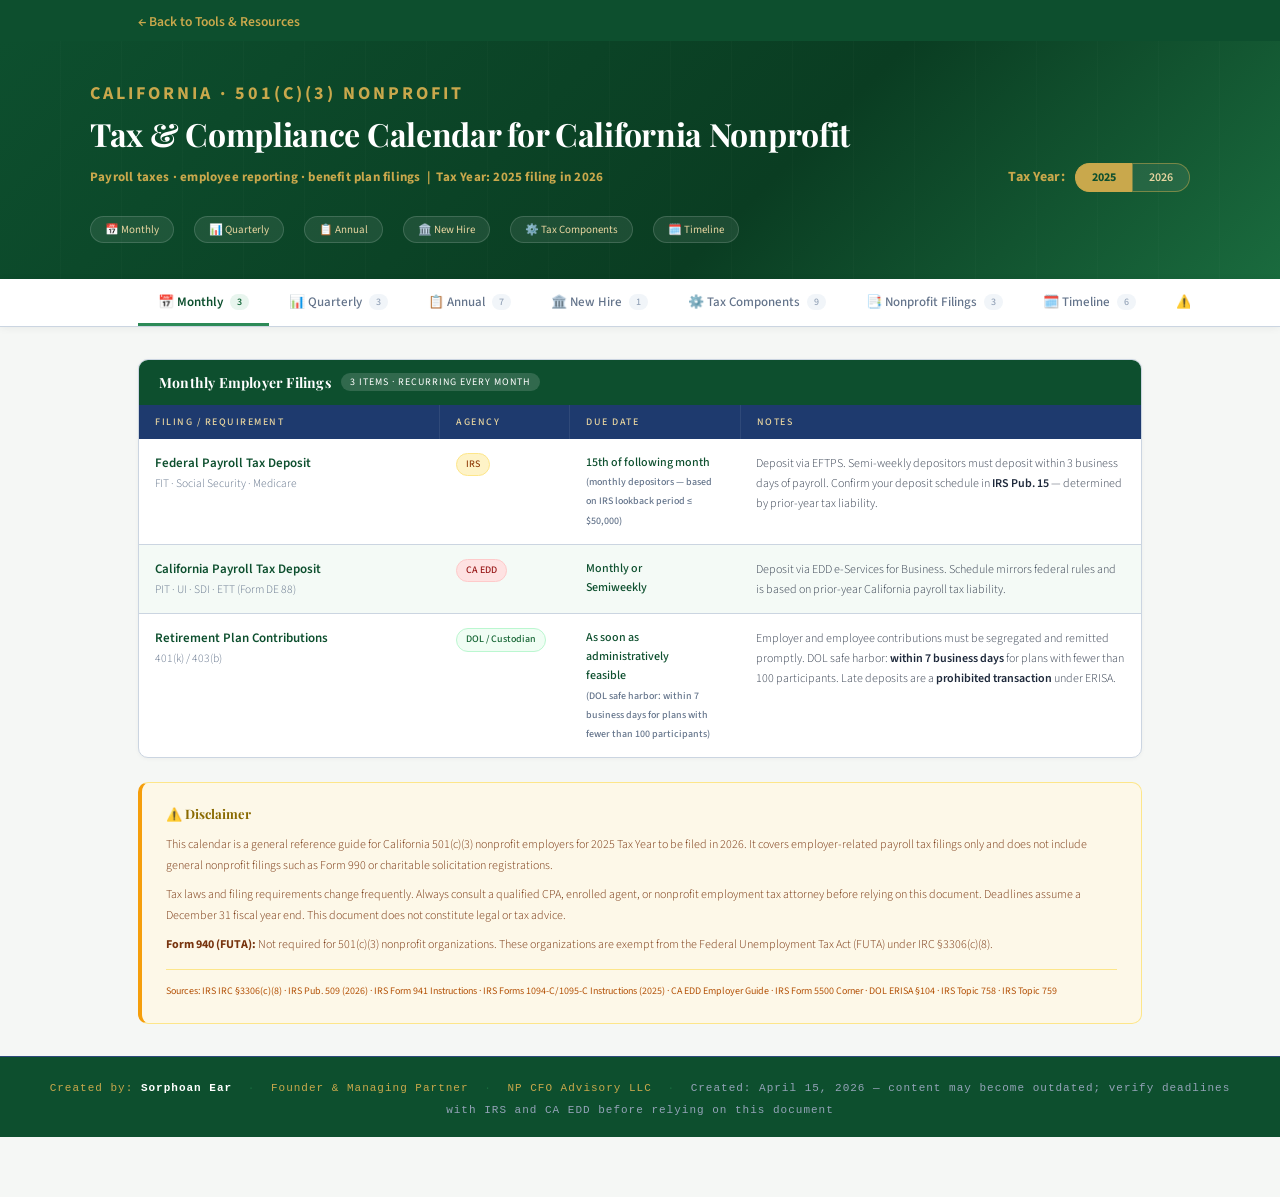
<file: ca-compliance-calendar.html>
<!DOCTYPE html>
<html lang="en">
<head>
<meta charset="UTF-8"/>
<!-- Google tag (gtag.js) -->
<script async src="https://www.googletagmanager.com/gtag/js?id=G-R4YENW7ZQH"></script>
<script>
  window.dataLayer = window.dataLayer || [];
  function gtag(){dataLayer.push(arguments);}
  gtag('js', new Date());
  gtag('config', 'G-R4YENW7ZQH');
</script>
<meta name="viewport" content="width=device-width, initial-scale=1.0"/>
<title>CA Nonprofit Employer Tax Compliance Calendar</title>
<link rel="icon" type="image/png" sizes="512x512" href="/favicon.png">
<link href="https://fonts.googleapis.com/css2?family=Playfair+Display:ital,wght@0,400;0,600;0,700;0,900;1,400&family=Source+Sans+3:wght@300;400;500;600;700&display=swap" rel="stylesheet"/>
<style>
*, *::before, *::after { box-sizing: border-box; margin: 0; padding: 0; }

:root {
  --navy:   #0d4f2e;
  --blue:   #1a6b3e;
  --blue2:  #2d8a57;
  --lblue:  #e8f5ee;
  --xblue:  #f4faf6;
  --white:  #ffffff;
  --off:    #f8fafc;
  --gray:   #f1f5f9;
  --border: #cbd5e1;
  --text:   #1e293b;
  --muted:  #64748b;
  --dim:    #94a3b8;
  --green:  #0d4f2e;
  --lgreen: #f0faf4;
  --amber:  #8a6a00;
  --lamber: #fdf8e8;
  --radius: 10px;
}

body {
  font-family: 'Source Sans 3', sans-serif;
  font-weight: 400;
  background: #f5f7f5;
  color: var(--text);
  min-height: 100vh;
  padding-bottom: 60px;
}

/* ── HEADER ── */
.page-header {
  background: linear-gradient(135deg, #0d4f2e 0%, #0a3d22 60%, #1a6b3e 100%);
  padding: 40px 48px 36px;
  position: relative;
  overflow: hidden;
}
.page-header::before {
  content: '';
  position: absolute;
  inset: 0;
  background: repeating-linear-gradient(
    90deg,
    transparent,
    transparent 60px,
    rgba(255,255,255,0.015) 60px,
    rgba(255,255,255,0.015) 61px
  );
  pointer-events: none;
}
.header-inner { position: relative; max-width: 1100px; margin: 0 auto; }
.header-eyebrow {
  font-family: 'Source Sans 3', sans-serif;
  font-size: 18px;
  letter-spacing: 3px;
  color: #c9a84c;
  text-transform: uppercase;
  margin-bottom: 10px;
  font-weight: 700;
}
.header-title {
  font-family: 'Playfair Display', serif;
  font-size: 32px;
  font-weight: 700;
  color: #fff;
  line-height: 1.15;
  margin-bottom: 10px;
  letter-spacing: -0.3px;
}
.header-sub {
  font-size: 13px;
  color: #c9a84c;
  font-weight: 700;
  letter-spacing: 0.2px;
}
.header-meta {
  display: flex;
  gap: 20px;
  margin-top: 24px;
  flex-wrap: wrap;
}
.meta-pill {
  background: rgba(255,255,255,0.08);
  border: 1px solid rgba(255,255,255,0.15);
  border-radius: 99px;
  padding: 5px 14px;
  font-size: 11px;
  color: #e8d5a0;
  font-family: 'Source Sans 3', sans-serif;
}


/* ── YEAR TOGGLE ── */
.header-sub-row {
  display: flex;
  align-items: center;
  justify-content: space-between;
  flex-wrap: wrap;
  gap: 12px;
}
.yr-toggle {
  display: flex;
  align-items: center;
  gap: 0;
  flex-shrink: 0;
}
.yr-toggle-label {
  font-family: 'Source Sans 3', sans-serif;
  font-size: 14px;
  font-weight: 700;
  color: #c9a84c;
  margin-right: 10px;
  white-space: nowrap;
  letter-spacing: 0.3px;
}
.yr-btn {
  background: rgba(255,255,255,0.08);
  border: 1px solid rgba(201,168,76,0.5);
  padding: 5px 16px;
  font-family: 'Source Sans 3', sans-serif;
  font-size: 12px;
  font-weight: 600;
  color: #e8d5a0;
  cursor: pointer;
  transition: all 0.18s;
  white-space: nowrap;
}
.yr-btn:first-of-type { border-radius: 99px 0 0 99px; border-right: none; }
.yr-btn:last-of-type  { border-radius: 0 99px 99px 0; }
.yr-btn.active { background: #c9a84c; color: #0d4f2e; border-color: #c9a84c; font-weight: 700; }
.yr-btn:hover:not(.active) { background: rgba(255,255,255,0.15); color: #fff; border-color: rgba(201,168,76,0.8); }

/* ── NAV TABS ── */
.nav-wrap {
  background: var(--white);
  border-bottom: 1px solid var(--border);
  position: sticky;
  top: 0;
  z-index: 50;
  box-shadow: 0 1px 8px rgba(0,0,0,0.06);
}
.nav-inner {
  max-width: 1100px;
  margin: 0 auto;
  padding: 0 48px;
  display: flex;
  gap: 0;
  overflow-x: auto;
}
.nav-tab {
  background: none;
  border: none;
  border-bottom: 3px solid transparent;
  padding: 14px 20px 12px;
  font-family: 'Source Sans 3', sans-serif;
  font-size: 13px;
  font-weight: 500;
  color: var(--muted);
  cursor: pointer;
  white-space: nowrap;
  transition: all 0.18s;
  display: flex;
  align-items: center;
  gap: 7px;
}
.nav-tab:hover { color: var(--navy); }
.nav-tab.active { color: var(--navy); border-bottom-color: var(--blue2); font-weight: 600; }
.nav-badge {
  font-family: 'Source Sans 3', sans-serif;
  font-size: 10px;
  background: var(--gray);
  border-radius: 99px;
  padding: 1px 7px;
  color: var(--dim);
}
.nav-tab.active .nav-badge { background: var(--lblue); color: var(--blue); }

/* ── MAIN LAYOUT ── */
.main { max-width: 1100px; margin: 0 auto; padding: 32px 48px; }

/* ── PANEL ── */
.panel { display: none; animation: fadeIn 0.2s ease; }
.panel.active { display: block; }
@keyframes fadeIn { from { opacity: 0; transform: translateY(4px); } to { opacity: 1; transform: translateY(0); } }

/* ── SECTION CARD ── */
.section-card {
  background: var(--white);
  border: 1px solid var(--border);
  border-radius: var(--radius);
  overflow: hidden;
  margin-bottom: 24px;
  box-shadow: 0 1px 4px rgba(0,0,0,0.04);
}
.section-title {
  background: var(--navy);
  color: #fff;
  padding: 13px 20px;
  font-family: 'Playfair Display', serif;
  font-size: 14px;
  font-weight: 700;
  letter-spacing: 0.2px;
  display: flex;
  align-items: center;
  gap: 10px;
}
.section-title .count {
  font-family: 'Source Sans 3', sans-serif;
  font-size: 10px;
  background: rgba(255,255,255,0.15);
  border-radius: 99px;
  padding: 2px 9px;
  font-weight: 400;
  letter-spacing: 1px;
}

/* ── TABLE ── */
.tbl { width: 100%; border-collapse: collapse; }
.tbl-head th {
  background: #1e3a6e;
  color: #e8d5a0;
  font-family: 'Source Sans 3', sans-serif;
  font-size: 10px;
  font-weight: 500;
  letter-spacing: 1.5px;
  text-transform: uppercase;
  padding: 10px 16px;
  text-align: left;
  border-right: 1px solid rgba(255,255,255,0.08);
}
.tbl-head th:last-child { border-right: none; }
.tbl .col-filing { width: 30%; }
.tbl .col-agency { width: 13%; }
.tbl .col-due    { width: 17%; }
.tbl .col-notes  { width: 40%; }

.tbl tbody tr { border-bottom: 1px solid var(--border); transition: background 0.12s; }
.tbl tbody tr:last-child { border-bottom: none; }
.tbl tbody tr:hover { background: #f8fbff; }
.tbl tbody tr.alt { background: var(--xblue); }
.tbl tbody tr.alt:hover { background: #edf5ff; }

.tbl td {
  padding: 14px 16px;
  font-size: 13px;
  vertical-align: top;
  line-height: 1.55;
}
.filing-name {
  font-weight: 600;
  color: var(--navy);
  font-size: 13px;
  margin-bottom: 2px;
}
.filing-sub { font-size: 11.5px; color: var(--muted); font-weight: 300; }
.agency-pill {
  display: inline-block;
  font-family: 'Source Sans 3', sans-serif;
  font-size: 10px;
  font-weight: 500;
  padding: 3px 9px;
  border-radius: 99px;
  white-space: nowrap;
}
.ag-irs    { background: #fef3c7; color: #92400e; border: 1px solid #fde68a; }
.ag-edd    { background: #fee2e2; color: #991b1b; border: 1px solid #fecaca; }
.ag-ssa    { background: #e0f2fe; color: #075985; border: 1px solid #bae6fd; }
.ag-dol    { background: #ede9fe; color: #5b21b6; border: 1px solid #ddd6fe; }
.ag-plan   { background: #f0fdf4; color: #166534; border: 1px solid #bbf7d0; }
.ag-ag     { background: #f0f9ff; color: #0c4a6e; border: 1px solid #7dd3fc; }
.ag-sos    { background: #fdf4ff; color: #701a75; border: 1px solid #e879f9; }
.ag-cairc  { background: #fff7ed; color: #9a3412; border: 1px solid #fed7aa; }
.ag-dolfed { background: #ede9fe; color: #5b21b6; border: 1px solid #ddd6fe; }
.ag-exempt { background: #f0fdf4; color: #166534; border: 1px solid #86efac; }

.due-date {
  font-family: 'Source Sans 3', sans-serif;
  font-size: 12px;
  font-weight: 500;
  color: var(--navy);
  line-height: 1.6;
}
.notes-text { font-size: 12px; color: #374151; line-height: 1.6; font-weight: 300; }
.notes-text strong { font-weight: 600; color: var(--text); }

/* ── EXEMPT HIGHLIGHT ── */
.exempt-row td { background: #f0fdf4 !important; }
.exempt-row:hover td { background: #e6f9ee !important; }
.exempt-label {
  font-family: 'Source Sans 3', sans-serif;
  font-size: 10px;
  font-weight: 500;
  color: #166534;
  background: #dcfce7;
  border: 1px solid #86efac;
  border-radius: 99px;
  padding: 2px 9px;
  display: inline-block;
  margin-top: 4px;
}

/* ── TIMELINE ── */
.timeline-grid {
  display: grid;
  grid-template-columns: repeat(3, 1fr);
  gap: 0;
}
.tl-cell {
  padding: 18px 20px;
  border-right: 1px solid var(--border);
  border-bottom: 1px solid var(--border);
}
.tl-cell:nth-child(3n) { border-right: none; }
.tl-cell:nth-last-child(-n+3) { border-bottom: none; }
.tl-cell.alt { background: var(--xblue); }
.tl-month {
  font-family: 'Playfair Display', serif;
  font-size: 13px;
  font-weight: 700;
  color: var(--navy);
  margin-bottom: 8px;
}
.tl-items { list-style: none; }
.tl-items li {
  font-size: 11.5px;
  color: var(--muted);
  padding: 2px 0 2px 12px;
  position: relative;
  line-height: 1.5;
}
.tl-items li::before {
  content: '›';
  position: absolute;
  left: 0;
  color: var(--blue2);
  font-weight: 700;
}

/* ── DISCLAIMER ── */
.disclaimer {
  background: var(--lamber);
  border: 1px solid #fde68a;
  border-left: 4px solid #f59e0b;
  border-radius: var(--radius);
  padding: 22px 24px;
  margin-top: 8px;
}
.disclaimer-title {
  font-family: 'Playfair Display', serif;
  font-size: 13px;
  font-weight: 700;
  color: var(--amber);
  margin-bottom: 12px;
  display: flex;
  align-items: center;
  gap: 8px;
}
.disclaimer-body {
  font-size: 12px;
  color: #78350f;
  line-height: 1.75;
  font-weight: 300;
}
.disclaimer-body p { margin-bottom: 8px; }
.disclaimer-body p:last-child { margin-bottom: 0; }
.disclaimer-sources {
  margin-top: 14px;
  padding-top: 12px;
  border-top: 1px solid #fde68a;
  font-family: 'Source Sans 3', sans-serif;
  font-size: 10px;
  color: #b45309;
  line-height: 1.9;
}

@media (max-width: 768px) {
  .page-header { padding: 28px 20px 24px; }
  .header-title { font-size: 24px; }
  .nav-inner { padding: 0 16px; }
  .main { padding: 20px 16px; }
  .timeline-grid { grid-template-columns: 1fr; }
  .tl-cell { border-right: none; }
  .tbl .col-notes { display: none; }
}
</style>
</head>
<body>
<div style="background:#0d4f2e;padding:0.6rem 0;">
  <div style="max-width:1100px;margin:0 auto;padding:0 48px;">
    <a href="tools.html" style="color:#c9a84c;font-family:'Source Sans 3',sans-serif;font-size:0.85rem;font-weight:600;text-decoration:none;">← Back to Tools &amp; Resources</a>
  </div>
</div>

<!-- HEADER -->
<div class="page-header">
  <div class="header-inner">
    <div class="header-eyebrow">California · 501(c)(3) Nonprofit</div>
    <h1 class="header-title">Tax & Compliance Calendar for California Nonprofit</h1>
    <div class="header-sub header-sub-row">
      <span>Payroll taxes · employee reporting · benefit plan filings &nbsp;|&nbsp; <span class="yr-val" data-2025="Tax Year: 2025 filing in 2026" data-2026="Tax Year: 2026 filing in 2027">Tax Year: 2025 filing in 2026</span></span>
      <div class="yr-toggle">
        <span class="yr-toggle-label">Tax Year:</span>
        <button class="yr-btn active" data-yr="2025" onclick="setYear('2025')">2025</button>
        <button class="yr-btn"        data-yr="2026" onclick="setYear('2026')">2026</button>
      </div>
    </div>
    <div class="header-meta">
      <span class="meta-pill">📅 Monthly</span>
      <span class="meta-pill">📊 Quarterly</span>
      <span class="meta-pill">📋 Annual</span>
      <span class="meta-pill">🏛️ New Hire</span>
      <span class="meta-pill">⚙️ Tax Components</span>
      <span class="meta-pill">🗓️ Timeline</span>
    </div>
  </div>
</div>

<!-- NAV -->
<div class="nav-wrap">
  <div class="nav-inner">
    <button class="nav-tab active" data-tab="monthly"    onclick="switchTab('monthly')">    📅 Monthly    <span class="nav-badge">3</span></button>
    <button class="nav-tab"        data-tab="quarterly"  onclick="switchTab('quarterly')">  📊 Quarterly  <span class="nav-badge">3</span></button>
    <button class="nav-tab"        data-tab="annual"     onclick="switchTab('annual')">     📋 Annual     <span class="nav-badge">7</span></button>
    <button class="nav-tab"        data-tab="newhire"    onclick="switchTab('newhire')">    🏛️ New Hire   <span class="nav-badge">1</span></button>
    <button class="nav-tab"        data-tab="components" onclick="switchTab('components')"> ⚙️ Tax Components <span class="nav-badge">9</span></button>
    <button class="nav-tab"        data-tab="nonprofitfilings" onclick="switchTab('nonprofitfilings')"> 📑 Nonprofit Filings <span class="nav-badge">3</span></button>
    <button class="nav-tab"        data-tab="timeline"   onclick="switchTab('timeline')">   🗓️ Timeline   <span class="nav-badge">6</span></button>
    <button class="nav-tab"        data-tab="riskflags"        onclick="switchTab('riskflags')">        ⚠️ Risk Flags        <span class="nav-badge">6</span></button>
    <button class="nav-tab"        data-tab="matrix"           onclick="switchTab('matrix')">           👥 Responsibility Matrix <span class="nav-badge">3</span></button>
    <button class="nav-tab"        data-tab="yearcompare"      onclick="switchTab('yearcompare')">      📊 2025 vs 2026          <span class="nav-badge">7</span></button>

  </div>
</div>

<div class="main">

<!-- ════════════════════════════════════════════════════════════
     MONTHLY
════════════════════════════════════════════════════════════ -->
<div class="panel active" id="panel-monthly">
  <div class="section-card">
    <div class="section-title">
      Monthly Employer Filings
      <span class="count">3 ITEMS · RECURRING EVERY MONTH</span>
    </div>
    <table class="tbl">
      <colgroup>
        <col class="col-filing"/><col class="col-agency"/>
        <col class="col-due"/><col class="col-notes"/>
      </colgroup>
      <thead class="tbl-head">
        <tr><th>Filing / Requirement</th><th>Agency</th><th>Due Date</th><th>Notes</th></tr>
      </thead>
      <tbody>
        <tr>
          <td><div class="filing-name">Federal Payroll Tax Deposit</div><div class="filing-sub">FIT · Social Security · Medicare</div></td>
          <td><span class="agency-pill ag-irs">IRS</span></td>
          <td><div class="due-date">15th of following month<br><span style="font-size:10px;color:var(--muted)">(monthly depositors — based on IRS lookback period ≤ $50,000)</span></div></td>
          <td><span class="notes-text">Deposit via EFTPS. Semi-weekly depositors must deposit within 3 business days of payroll. Confirm your deposit schedule in <strong>IRS Pub. 15</strong> — determined by prior-year tax liability.</span></td>
        </tr>
        <tr class="alt">
          <td><div class="filing-name">California Payroll Tax Deposit</div><div class="filing-sub">PIT · UI · SDI · ETT (Form DE 88)</div></td>
          <td><span class="agency-pill ag-edd">CA EDD</span></td>
          <td><div class="due-date">Monthly or<br>Semiweekly</div></td>
          <td><span class="notes-text">Deposit via EDD e-Services for Business. Schedule mirrors federal rules and is based on prior-year California payroll tax liability.</span></td>
        </tr>
        <tr>
          <td><div class="filing-name">Retirement Plan Contributions</div><div class="filing-sub">401(k) / 403(b)</div></td>
          <td><span class="agency-pill ag-plan">DOL / Custodian</span></td>
          <td><div class="due-date">As soon as<br>administratively<br>feasible<br><span style="font-size:10px;color:var(--muted)">(DOL safe harbor: within 7 business days for plans with fewer than 100 participants)</span></div></td>
          <td><span class="notes-text">Employer and employee contributions must be segregated and remitted promptly. DOL safe harbor: <strong>within 7 business days</strong> for plans with fewer than 100 participants. Late deposits are a <strong>prohibited transaction</strong> under ERISA.</span></td>
        </tr>
      </tbody>
    </table>
  </div>
  <div class="disclaimer">
    <div class="disclaimer-title">⚠️ Disclaimer</div>
    <div class="disclaimer-body">
      <p>This calendar is a general reference guide for California 501(c)(3) nonprofit employers for 2025 Tax Year to be filed in 2026. It covers employer-related payroll tax filings only and does not include general nonprofit filings such as Form 990 or charitable solicitation registrations.</p>
      <p>Tax laws and filing requirements change frequently. Always consult a qualified CPA, enrolled agent, or nonprofit employment tax attorney before relying on this document. Deadlines assume a December 31 fiscal year end. This document does not constitute legal or tax advice.</p>
    
      <p><strong>Form 940 (FUTA):</strong> Not required for 501(c)(3) nonprofit organizations. These organizations are exempt from the Federal Unemployment Tax Act (FUTA) under IRC §3306(c)(8).</p>
    </div>
    <div class="disclaimer-sources">Sources: IRS IRC §3306(c)(8) · IRS Pub. 509 (2026) · IRS Form 941 Instructions · IRS Forms 1094-C/1095-C Instructions (2025) · CA EDD Employer Guide · IRS Form 5500 Corner · DOL ERISA §104 · IRS Topic 758 · IRS Topic 759</div>
  </div>
</div>

<!-- ════════════════════════════════════════════════════════════
     QUARTERLY
════════════════════════════════════════════════════════════ -->
<div class="panel" id="panel-quarterly">
  <div class="section-card">
    <div class="section-title">
      Quarterly Employer Filings
      <span class="count">3 ITEMS · DUE APR 30 · JUL 31 · OCT 31 · JAN 31</span>
    </div>
    <table class="tbl">
      <colgroup><col class="col-filing"/><col class="col-agency"/><col class="col-due"/><col class="col-notes"/></colgroup>
      <thead class="tbl-head">
        <tr><th>Filing / Requirement</th><th>Agency</th><th>Due Date</th><th>Notes</th></tr>
      </thead>
      <tbody>
        <tr>
          <td><div class="filing-name">Form 941</div><div class="filing-sub">Employer's Quarterly Federal Tax Return</div></td>
          <td><span class="agency-pill ag-irs">IRS</span></td>
          <td><div class="due-date">Apr 30 · Jul 31<br>Oct 31 · Jan 31</div></td>
          <td><span class="notes-text">Reports federal income tax withheld plus employer and employee shares of Social Security and Medicare (FICA). A <strong>10-day filing extension</strong> is granted if all taxes were deposited on time. E-file via an IRS-authorized provider is strongly recommended.</span></td>
        </tr>
        <tr class="alt">
          <td><div class="filing-name">Form DE-9</div><div class="filing-sub">Quarterly Contribution Return & Report of Wages</div></td>
          <td><span class="agency-pill ag-edd">CA EDD</span></td>
          <td><div class="due-date">Apr 30 · Jul 31<br>Oct 31 · Jan 31</div></td>
          <td><span class="notes-text">Summarises California payroll taxes — UI, ETT, SDI, and PIT withholding — for the quarter. File via <strong>EDD e-Services for Business</strong>. Must reconcile with employee-level wage detail on DE-9C.</span></td>
        </tr>
        <tr>
          <td><div class="filing-name">Form DE-9C</div><div class="filing-sub">Quarterly Wage and Withholding Report</div></td>
          <td><span class="agency-pill ag-edd">CA EDD</span></td>
          <td><div class="due-date">Apr 30 · Jul 31<br>Oct 31 · Jan 31</div></td>
          <td><span class="notes-text">Employee-level wage and withholding detail filed alongside the DE-9 each quarter. Required even if no wages were paid in the quarter. File electronically via EDD e-Services.</span></td>
        </tr>
      </tbody>
    </table>
  </div>
  <div class="disclaimer">
    <div class="disclaimer-title">⚠️ Disclaimer</div>
    <div class="disclaimer-body">
      <p>This calendar is a general reference guide for California 501(c)(3) nonprofit employers for 2025 Tax Year to be filed in 2026. It covers employer-related payroll tax filings only and does not include general nonprofit filings such as Form 990 or charitable solicitation registrations.</p>
      <p>Tax laws and filing requirements change frequently. Always consult a qualified CPA, enrolled agent, or nonprofit employment tax attorney before relying on this document. Deadlines assume a December 31 fiscal year end. This document does not constitute legal or tax advice.</p>
    
      <p><strong>Form 940 (FUTA):</strong> Not required for 501(c)(3) nonprofit organizations. These organizations are exempt from the Federal Unemployment Tax Act (FUTA) under IRC §3306(c)(8).</p>
    </div>
    <div class="disclaimer-sources">Sources: IRS IRC §3306(c)(8) · IRS Pub. 509 (2026) · IRS Form 941 Instructions · IRS Forms 1094-C/1095-C Instructions (2025) · CA EDD Employer Guide · IRS Form 5500 Corner · DOL ERISA §104 · IRS Topic 758 · IRS Topic 759</div>
  </div>
</div>

<!-- ════════════════════════════════════════════════════════════
     ANNUAL
════════════════════════════════════════════════════════════ -->
<div class="panel" id="panel-annual">
  <div class="section-card">
    <div class="section-title">
      Annual Employer Filings
      <span class="count">7 ITEMS</span>
    </div>
    <table class="tbl">
      <colgroup><col class="col-filing"/><col class="col-agency"/><col class="col-due"/><col class="col-notes"/></colgroup>
      <thead class="tbl-head">
        <tr><th>Filing / Requirement</th><th>Agency</th><th>Due Date</th><th>Notes</th></tr>
      </thead>
      <tbody>
        <tr>
          <td><div class="filing-name">Form W-2</div><div class="filing-sub">Wage & Tax Statement to Employees</div></td>
          <td><span class="agency-pill ag-ssa">SSA / IRS</span></td>
          <td><div class="due-date">January 31</div></td>
          <td><span class="notes-text">Furnish copies to all employees <strong>and</strong> file with the Social Security Administration by January 31. E-file via SSA Business Services Online. Penalty: $60–$310 per form depending on delay.</span></td>
        </tr>
        <tr class="alt">
          <td><div class="filing-name">Form W-3</div><div class="filing-sub">Transmittal of Wage & Tax Statements</div></td>
          <td><span class="agency-pill ag-ssa">SSA</span></td>
          <td><div class="due-date">January 31</div></td>
          <td><span class="notes-text">Summary transmittal submitted to SSA alongside all W-2 employee copies. Due the same date as W-2s. E-file via SSA Business Services Online.</span></td>
        </tr>
        <tr>
          <td><div class="filing-name">Form 1099-NEC</div><div class="filing-sub">Nonemployee Compensation — Contractors ≥ $600</div></td>
          <td><span class="agency-pill ag-irs">IRS</span></td>
          <td><div class="due-date">January 31</div></td>
          <td><span class="notes-text">Required for each independent contractor or vendor paid $600 or more during the year. Furnish copy to recipient by January 31. <strong>E-filing required if filing 10 or more total information returns (combined threshold across forms).</strong></span></td>
        </tr>
        <tr class="alt">
          <td><div class="filing-name">Form 1096</div><div class="filing-sub">Annual Summary Transmittal — Paper Filers Only</div></td>
          <td><span class="agency-pill ag-irs">IRS</span></td>
          <td><div class="due-date">January 31<br><span style="font-size:10px;color:var(--muted)">(paper filers only)</span></div></td>
          <td><span class="notes-text">Required only when filing paper 1099s with the IRS. <strong>Not required if e-filing.</strong> Organisations filing 10 or more information returns must file electronically and do not submit Form 1096.</span></td>
        </tr>
        <tr>
          <td><div class="filing-name">ACA Form 1095-C</div><div class="filing-sub">Health Coverage Statement to Employees</div></td>
          <td><span class="agency-pill ag-irs">IRS</span></td>
          <td><div class="due-date">January 31 (or early March if IRS grants automatic extension — e.g., March 2, 2026 for 2025 reporting year)<br><span style="font-size:10px;color:var(--muted)">(2025 tax year)</span></div></td>
          <td><span class="notes-text"><strong>Applies to Applicable Large Employers (ALEs) only</strong> — organisations with 50 or more full-time equivalent employees. Nonprofits with fewer than 50 FTEs have no ACA reporting obligation. As of 2024, ALEs may satisfy furnishing by posting a notice on the organisation's website rather than mailing forms.</span></td>
        </tr>
        <tr class="alt">
          <td><div class="filing-name">ACA Form 1094-C</div><div class="filing-sub">ACA Transmittal to IRS</div></td>
          <td><span class="agency-pill ag-irs">IRS</span></td>
          <td><div class="due-date">March 31<br><span style="font-size:10px;color:var(--muted)">(electronic filing only)</span></div></td>
          <td><span class="notes-text"><strong>ALEs only (50+ FTEs).</strong> Electronic filing via the IRS AIR system is required for virtually all ALEs — paper filing is no longer available for employers filing 10 or more returns. Due March 31, 2026 for the 2025 tax year.</span></td>
        </tr>
        <tr>
          <td><div class="filing-name">Form 5500</div><div class="filing-sub">Annual Employee Benefit Plan Return</div></td>
          <td><span class="agency-pill ag-dol">DOL / IRS</span></td>
          <td><div class="due-date">July 31<br><span style="font-size:10px;color:var(--muted)">(calendar year plans)</span></div></td>
          <td><span class="notes-text">Required for ERISA-covered retirement plans (401(k)/403(b)) and large welfare benefit plans with <strong>100 or more participants</strong> at the start of the plan year. Small welfare plans with fewer than 100 participants that are unfunded or fully insured are <strong>exempt</strong>. Extension to October 15 available via Form 5558 filed by July 31.</span></td>
        </tr>
      </tbody>
    </table>
  </div>
  <div class="disclaimer">
    <div class="disclaimer-title">⚠️ Disclaimer</div>
    <div class="disclaimer-body">
      <p>This calendar is a general reference guide for California 501(c)(3) nonprofit employers for 2025 Tax Year to be filed in 2026. It covers employer-related payroll tax filings only and does not include general nonprofit filings such as Form 990 or charitable solicitation registrations.</p>
      <p>Key applicability notes: ACA Forms 1094-C and 1095-C apply only to Applicable Large Employers (ALEs) with 50 or more full-time equivalent employees. Form 5500 is required for ERISA-covered plans meeting participant thresholds only.</p>
      <p>Tax laws and filing requirements change frequently. Always consult a qualified CPA, enrolled agent, or nonprofit employment tax attorney before relying on this document. This document does not constitute legal or tax advice.</p>
    
      <p><strong>Form 940 (FUTA):</strong> Not required for 501(c)(3) nonprofit organizations. These organizations are exempt from the Federal Unemployment Tax Act (FUTA) under IRC §3306(c)(8).</p>
    </div>
    <div class="disclaimer-sources">Sources: IRS IRC §3306(c)(8) · IRS Pub. 509 (2026) · IRS Form 941 Instructions · IRS Forms 1094-C/1095-C Instructions (2025) · CA EDD Employer Guide · IRS Form 5500 Corner · DOL ERISA §104 · IRS Topic 758 · IRS Topic 759</div>
  </div>
</div>

<!-- ════════════════════════════════════════════════════════════
     NEW HIRE
════════════════════════════════════════════════════════════ -->
<div class="panel" id="panel-newhire">
  <div class="section-card">
    <div class="section-title">
      New Hire Reporting
      <span class="count">ONGOING — TRIGGERED BY EACH NEW HIRE</span>
    </div>
    <table class="tbl">
      <colgroup><col class="col-filing"/><col class="col-agency"/><col class="col-due"/><col class="col-notes"/></colgroup>
      <thead class="tbl-head">
        <tr><th>Filing / Requirement</th><th>Agency</th><th>Due Date</th><th>Notes</th></tr>
      </thead>
      <tbody>
        <tr>
          <td><div class="filing-name">New Employee Report (DE-34)</div><div class="filing-sub">California New Hire Reporting</div></td>
          <td><span class="agency-pill ag-edd">CA EDD</span></td>
          <td><div class="due-date">Within 20 days<br>of hire date</div></td>
          <td><span class="notes-text">Required for every new employee and each re-hire. File via EDD e-Services for Business. <strong>Penalty: $24 per employee</strong> for late filing; <strong>$490 per employee</strong> if failure results from a conspiracy between the employer and employee.</span></td>
        </tr>
      </tbody>
    </table>
  </div>
  <div class="disclaimer">
    <div class="disclaimer-title">⚠️ Disclaimer</div>
    <div class="disclaimer-body">
      <p>This calendar is a general reference guide for California 501(c)(3) nonprofit employers for 2025 Tax Year to be filed in 2026. Tax laws and filing requirements change frequently. Always consult a qualified CPA, enrolled agent, or nonprofit employment tax attorney before relying on this document. This document does not constitute legal or tax advice.</p>
    
      <p><strong>Form 940 (FUTA):</strong> Not required for 501(c)(3) nonprofit organizations. These organizations are exempt from the Federal Unemployment Tax Act (FUTA) under IRC §3306(c)(8).</p>
    </div>
    <div class="disclaimer-sources">Sources: CA EDD Employer Guide · IRS IRC §3306(c)(8) · IRS Pub. 509 (2026)</div>
  </div>
</div>

<!-- ════════════════════════════════════════════════════════════
     TAX COMPONENTS
════════════════════════════════════════════════════════════ -->
<div class="panel" id="panel-components">
  <div class="section-card">
    <div class="section-title">
      Key Payroll Tax Components — Withholding & Payment Obligations
      <span class="count">8 ITEMS</span>
    </div>
    <table class="tbl">
      <colgroup><col style="width:28%"/><col style="width:22%"/><col style="width:22%"/><col style="width:28%"/></colgroup>
      <thead class="tbl-head">
        <tr><th>Tax / Component</th><th>Paid By</th><th><span class="yr-val" data-2025="2025 Rate / Wage Base" data-2026="2026 Rate / Wage Base">2025 Rate / Wage Base</span></th><th>Notes</th></tr>
      </thead>
      <tbody>
        <tr>
          <td><div class="filing-name">Federal Income Tax (FIT)</div></td>
          <td><span class="notes-text">Employee (withheld by employer)</span></td>
          <td><div class="due-date" style="font-size:12px">Based on Form W-4</div></td>
          <td><span class="notes-text">Withhold per IRS Publication 15 withholding tables. Remit together with FICA deposits via EFTPS.</span></td>
        </tr>
        <tr class="alt">
          <td><div class="filing-name">Social Security Tax</div></td>
          <td><span class="notes-text">Employer + Employee (6.2% each)</span></td>
          <td><div class="due-date" style="font-size:12px"><span class="yr-val" data-2025="Wage base: $176,100" data-2026="Wage base: $184,500">Wage base: $176,100</span></div></td>
          <td><span class="notes-text">Combined rate 12.4%; split equally between employer and employee. Tax stops at the wage base per employee per year.</span></td>
        </tr>
        <tr>
          <td><div class="filing-name">Medicare Tax</div></td>
          <td><span class="notes-text">Employer + Employee (1.45% each)</span></td>
          <td><div class="due-date" style="font-size:12px">No wage base limit</div></td>
          <td><span class="notes-text">No wage cap. Additional 0.9% withheld from employee only on wages above $200,000.</span></td>
        </tr>
        <tr class="alt">
          <td><div class="filing-name">CA Unemployment Insurance (UI)</div></td>
          <td><span class="notes-text">Employer only</span></td>
          <td><div class="due-date" style="font-size:12px">Varies by experience rate</div></td>
          <td><span class="notes-text">501(c)(3)s may elect to <strong>reimburse the state dollar-for-dollar</strong> instead of paying SUI taxes — may result in cost savings depending on claims experience.</span></td>
        </tr>
        <tr>
          <td><div class="filing-name">CA Employment Training Tax (ETT)</div></td>
          <td><span class="notes-text">Employer only</span></td>
          <td><div class="due-date" style="font-size:12px">0.1% on first $7,000</div></td>
          <td><span class="notes-text">Funds California job training programs. Applied per employee per year up to the $7,000 wage base.</span></td>
        </tr>
        <tr class="alt">
          <td><div class="filing-name">CA State Disability Insurance (SDI)</div></td>
          <td><span class="notes-text">Employee (withheld by employer)</span></td>
          <td><div class="due-date" style="font-size:12px"><span class="yr-val" data-2025="1.2% (2025 rate · subject to annual EDD adjustment · no wage ceiling)" data-2026="1.3% (2026 rate · subject to annual EDD adjustment · no wage ceiling)">1.2% (2025 rate · subject to annual EDD adjustment · no wage ceiling)</span></div></td>
          <td><span class="notes-text">No wage cap as of 2024. Withheld from employee pay; employer collects and remits to EDD with other payroll deposits.</span></td>
        </tr>
        <tr class="alt">
          <td><div class="filing-name">Retirement Plan Deferral Limits</div><div class="filing-sub">401(k) / 403(b)</div></td>
          <td><span class="notes-text">Employee (elective deferral)</span></td>
          <td><div class="due-date" style="font-size:12px"><span class="yr-val" data-2025="Employee limit: $23,500 · Catch-up (50+): $7,500 · Catch-up (60–63): $11,250" data-2026="Employee limit: $24,500 · Catch-up (50+): $8,000 · Catch-up (60–63): $11,250">Employee limit: $23,500 · Catch-up (50+): $7,500 · Catch-up (60–63): $11,250</span></div></td>
          <td><span class="notes-text">IRS elective deferral limit; adjusted annually for inflation. Higher catch-up limits for age 60–63 apply under SECURE 2.0. Employer contributions are separate and do not count toward the employee limit.</span></td>
        </tr>
        <tr>
          <td><div class="filing-name">CA Personal Income Tax (PIT)</div></td>
          <td><span class="notes-text">Employee (withheld by employer)</span></td>
          <td><div class="due-date" style="font-size:12px">Based on Form DE-4 / W-4</div></td>
          <td><span class="notes-text">Withhold based on employee's DE-4 or W-4 if no DE-4 is on file. Remit with other EDD payroll deposits.</span></td>
        </tr>
        <tr class="exempt-row">
          <td>
            <div class="filing-name">Federal Unemployment Tax (FUTA)</div>
            <div class="exempt-label">501(c)(3) EXEMPT</div>
          </td>
          <td><span class="notes-text" style="color:var(--green);font-weight:500">N/A — Exempt</span></td>
          <td><div class="due-date" style="font-size:12px;color:var(--green)">Exempt under IRC §3306(c)(8)</div></td>
          <td><span class="notes-text"><strong>501(c)(3) organisations are fully exempt from FUTA.</strong> This exemption cannot be waived. No FUTA deposits are required and Form 940 should not be filed. Non-501(c)(3) exempt orgs (e.g. 501(c)(4), 501(c)(6)) remain subject to FUTA.</span></td>
        </tr>
      </tbody>
    </table>
  </div>
  <div class="disclaimer">
    <div class="disclaimer-title">⚠️ Disclaimer</div>
    <div class="disclaimer-body">
      <p>This calendar is a general reference guide for California 501(c)(3) nonprofit employers as of for 2025 Tax Year to be filed in 2026. Tax laws and filing requirements change frequently. Always consult a qualified CPA, enrolled agent, or nonprofit employment tax attorney before relying on this document. This document does not constitute legal or tax advice.</p>
    
      <p><strong>Form 940 (FUTA):</strong> Not required for 501(c)(3) nonprofit organizations. These organizations are exempt from the Federal Unemployment Tax Act (FUTA) under IRC §3306(c)(8).</p>
    </div>
    <div class="disclaimer-sources">Sources: IRS IRC §3306(c)(8) · IRS Pub. 509 (2026) · IRS Form 941 Instructions · CA EDD Employer Guide</div>
  </div>
</div>

<!-- ════════════════════════════════════════════════════════════
     TIMELINE
════════════════════════════════════════════════════════════ -->
<div class="panel" id="panel-timeline">
  <div class="section-card">
    <div class="section-title">
      Annual Compliance Timeline — Calendar Year
      <span class="count">6 FILING PERIODS</span>
    </div>
    <div class="timeline-grid">
      <div class="tl-cell">
        <div class="tl-month">January</div>
        <ul class="tl-items">
          <li>W-2 to employees &amp; SSA</li>
          <li>W-3 to SSA</li>
          <li>1099-NEC to contractors &amp; IRS</li>
          <li>1096 (paper filers only)</li>
          <li>Form 941 Q4</li>
          <li>DE-9 / DE-9C Q4</li>
        </ul>
      </div>
      <div class="tl-cell alt">
        <div class="tl-month">February – March</div>
        <ul class="tl-items">
          <li>ACA Form 1095-C to employees by Mar 2</li>
          <li>ACA Form 1094-C to IRS by Mar 31</li>
          <li style="color:var(--dim);font-size:11px">(ALEs with 50+ FTEs only)</li>
        </ul>
      </div>
      <div class="tl-cell">
        <div class="tl-month">April</div>
        <ul class="tl-items">
          <li>Form 941 Q1 (due Apr 30)</li>
          <li>DE-9 Q1 (due Apr 30)</li>
          <li>DE-9C Q1 (due Apr 30)</li>
        </ul>
      </div>
      <div class="tl-cell alt">
        <div class="tl-month">July</div>
        <ul class="tl-items">
          <li>Form 941 Q2 (due Jul 31)</li>
          <li>DE-9 Q2 (due Jul 31)</li>
          <li>DE-9C Q2 (due Jul 31)</li>
          <li>Form 5500 — calendar year plans (due Jul 31)</li>
        </ul>
      </div>
      <div class="tl-cell">
        <div class="tl-month">October</div>
        <ul class="tl-items">
          <li>Form 941 Q3 (due Oct 31)</li>
          <li>DE-9 Q3 (due Oct 31)</li>
          <li>DE-9C Q3 (due Oct 31)</li>
        </ul>
      </div>
      <div class="tl-cell alt">
        <div class="tl-month">January (Next Year)</div>
        <ul class="tl-items">
          <li>Form 941 Q4 (due Jan 31)</li>
          <li>DE-9 / DE-9C Q4 (due Jan 31)</li>
          <li>W-2 · W-3 · 1099-NEC (due Jan 31)</li>
        </ul>
      </div>
    </div>
  </div>
  <div class="disclaimer">
    <div class="disclaimer-title">⚠️ Disclaimer</div>
    <div class="disclaimer-body">
      <p>This calendar is a general reference guide for California 501(c)(3) nonprofit employers for 2025 Tax Year to be filed in 2026. It covers employer-related payroll tax filings only and does not include general nonprofit filings such as Form 990 or charitable solicitation registrations.</p>
      <p><strong>Key applicability notes:</strong> (1) FUTA / Form 940 — 501(c)(3) organisations are fully exempt from the Federal Unemployment Tax under IRC §3306(c)(8); this exemption cannot be waived. (2) ACA Forms 1094-C and 1095-C apply only to Applicable Large Employers (ALEs) with 50 or more full-time equivalent employees. (3) Form 5500 is required for ERISA-covered plans meeting participant thresholds; small unfunded or fully insured welfare plans with fewer than 100 participants are exempt.</p>
      <p>Tax laws and filing requirements change frequently. Always consult a qualified CPA, enrolled agent, or nonprofit employment tax attorney before relying on this document. Deadlines assume a December 31 fiscal year end. This document does not constitute legal or tax advice.</p>
    </div>
    <div class="disclaimer-sources">Sources: IRS IRC §3306(c)(8) · IRS Pub. 509 (2026) · IRS Form 941 Instructions · IRS Forms 1094-C/1095-C Instructions (2025) · CA EDD Employer Guide · IRS Form 5500 Corner · DOL ERISA §104 · IRS Topic 758 · IRS Topic 759</div>
  </div>
</div>


<!-- ════════════════════════════════════════════════════════════
     NONPROFIT FILINGS
════════════════════════════════════════════════════════════ -->
<div class="panel" id="panel-nonprofitfilings">
  <div class="section-card">
    <div class="section-title">
      📑 Nonprofit Organizational Filings
      <span class="count">3 ITEMS · ANNUAL</span>
    </div>
    <table class="tbl">
      <colgroup>
        <col class="col-filing"/><col class="col-agency"/>
        <col class="col-due"/><col class="col-notes"/>
      </colgroup>
      <thead class="tbl-head">
        <tr><th>Form / Filing</th><th>Filed With</th><th>Due Date</th><th>Notes</th></tr>
      </thead>
      <tbody>
        <tr>
          <td><div class="filing-name">Form 990 / 990-EZ / 990-N</div><div class="filing-sub">Annual Information Return</div></td>
          <td><span class="agency-pill ag-irs">IRS</span></td>
          <td><div class="due-date">15th day of 5th month after fiscal year end<br><span style="font-size:10px;color:var(--muted);">e.g., May 15 for Dec 31 FYE · 6-month extension via Form 8868</span></div></td>
          <td><span class="notes-text">990-N (e-Postcard) for gross receipts ≤$50K · 990-EZ up to $200K · Full 990 over $200K or assets over $500K · Public document. 3 consecutive missed years = automatic tax-exempt revocation.</span></td>
        </tr>
        <tr class="alt">
          <td><div class="filing-name">CA RRF-1</div><div class="filing-sub">Registry of Charitable Trusts Annual Report</div></td>
          <td><span class="agency-pill ag-ag">CA Attorney General</span></td>
          <td><div class="due-date">4.5 months after fiscal year end<br><span style="font-size:10px;color:var(--muted);">e.g., April 30 for Dec 31 FYE · Extension mirrors Form 990 extension</span></div></td>
          <td><span class="notes-text">Required for orgs registered with CA AG · Must attach IRS Form 990 · Filing fee based on gross revenue · File at oag.ca.gov/charities · Late filing may result in suspension of registration.</span></td>
        </tr>
        <tr>
          <td><div class="filing-name">CA Statement of Information (SI-100)</div><div class="filing-sub">Biennial Corporate Filing</div></td>
          <td><span class="agency-pill ag-sos">CA Secretary of State</span></td>
          <td><div class="due-date">Biennially<br><span style="font-size:10px;color:var(--muted);">By end of month of initial registration anniversary</span></div></td>
          <td><span class="notes-text">Required for all CA nonprofit corporations · $20 filing fee · File at bizfile.sos.ca.gov · Failure to file may result in suspension of corporate status.</span></td>
        </tr>
      </tbody>
    </table>
  </div>
  <div class="disclaimer">
    <div class="disclaimer-title">⚠️ Disclaimer</div>
    <div class="disclaimer-body">
      <p>This section covers key organizational filings for California 501(c)(3) nonprofits. Due dates may vary based on fiscal year end and applicable extensions. Always confirm current requirements with a qualified CPA or nonprofit attorney.</p>
      <p><strong>Form 940 (FUTA):</strong> Not required for 501(c)(3) nonprofit organizations. These organizations are exempt from the Federal Unemployment Tax Act (FUTA) under IRC §3306(c)(8).</p>
    </div>
    <div class="disclaimer-sources">Sources: IRS Pub. 557 · CA AG Registry (oag.ca.gov/charities) · CA Secretary of State · IRS Form 8868 Instructions</div>
  </div>
</div>

<!-- ════════════════════════════════════════════════════════════
     RISK FLAGS
════════════════════════════════════════════════════════════ -->
<div class="panel" id="panel-riskflags">
  <div class="section-card">
    <div class="section-title">
      ⚠️ Risk Flags — Penalty Reference
      <span class="count">6 ITEMS · GENERAL REFERENCE ONLY</span>
    </div>
    <table class="tbl">
      <colgroup>
        <col class="col-filing"/><col class="col-agency"/>
        <col class="col-due"/><col class="col-notes"/>
      </colgroup>
      <thead class="tbl-head">
        <tr><th>Trigger</th><th>Authority</th><th>Penalty</th><th>Notes</th></tr>
      </thead>
      <tbody>
        <tr>
          <td><div class="filing-name">Late Form 941</div><div class="filing-sub">Payroll taxes not deposited on time</div></td>
          <td><span class="agency-pill ag-irs">IRS IRC §6672</span></td>
          <td><div class="due-date"><span style="color:#b91c1c;font-weight:700;">TFRP — 100%</span><br><span style="font-size:10px;color:var(--muted);">of unpaid trust fund taxes · no cap</span></div></td>
          <td><span class="notes-text">Trust Fund Recovery Penalty. Personally assessed against responsible officers and directors. One of the most severe IRS penalties.</span></td>
        </tr>
        <tr class="alt">
          <td><div class="filing-name">Late Form 5500</div><div class="filing-sub">Benefit plan annual report</div></td>
          <td><span class="agency-pill ag-dolfed">IRS / DOL ERISA §502(c)(2)</span></td>
          <td><div class="due-date"><span style="color:#b91c1c;font-weight:700;">$250/day · max $150K</span><br><span style="font-size:10px;color:var(--muted);"><span class="yr-val" data-2025="DOL: up to $2,586/day" data-2026="DOL: up to $2,739/day">DOL: up to $2,586/day</span></span></div></td>
          <td><span class="notes-text">IRS and DOL penalties run separately. Delinquent Filer Voluntary Compliance Program (DFVCP) reduces penalties significantly if filed proactively.</span></td>
        </tr>
        <tr>
          <td><div class="filing-name">Late / Missing Form 990</div><div class="filing-sub">Annual information return</div></td>
          <td><span class="agency-pill ag-irs">IRS IRC §6652(c)</span></td>
          <td><div class="due-date"><span style="color:#b91c1c;font-weight:700;">$20/day · max $10,500</span><br><span style="font-size:10px;color:var(--muted);">Large orgs: $100/day · max $52,000</span></div></td>
          <td><span class="notes-text">3 consecutive years of non-filing = automatic revocation of tax-exempt status. Reinstatement requires a new IRS application.</span></td>
        </tr>
        <tr class="alt">
          <td><div class="filing-name">Late W-2 / 1099 Filing</div><div class="filing-sub">Year-end information returns</div></td>
          <td><span class="agency-pill ag-irs">IRS IRC §6721–6722</span></td>
          <td><div class="due-date"><span style="color:#b91c1c;font-weight:700;">$60–$630 per form</span><br><span style="font-size:10px;color:var(--muted);">depending on days late</span></div></td>
          <td><span class="notes-text">Separate penalties for failure to furnish to recipient vs. failure to file with IRS. Intentional disregard: $630+ per form, no cap.</span></td>
        </tr>
        <tr>
          <td><div class="filing-name">Late CA DE 9 / DE 9C</div><div class="filing-sub">EDD quarterly returns</div></td>
          <td><span class="agency-pill ag-edd">CA UI Code §1132</span></td>
          <td><div class="due-date"><span style="color:#b91c1c;font-weight:700;">15% of unpaid taxes</span><br><span style="font-size:10px;color:var(--muted);">+ 1.5%/month interest</span></div></td>
          <td><span class="notes-text">CA EDD enforces aggressively. Failure to register as employer: additional $1,000+ penalty.</span></td>
        </tr>
        <tr class="alt">
          <td><div class="filing-name">Late CA RRF-1</div><div class="filing-sub">Registry of Charitable Trusts</div></td>
          <td><span class="agency-pill ag-ag">CA Gov Code §12586</span></td>
          <td><div class="due-date"><span style="color:#b91c1c;font-weight:700;">Registration suspended</span><br><span style="font-size:10px;color:var(--muted);">Cannot solicit donations in CA</span></div></td>
          <td><span class="notes-text">Suspension prevents all fundraising activities in California. Reinstatement requires filing all delinquent reports and payment of fees.</span></td>
        </tr>
      </tbody>
    </table>
  </div>
  <div class="disclaimer">
    <div class="disclaimer-title">⚠️ Disclaimer</div>
    <div class="disclaimer-body">
      <p>Penalty amounts are subject to change and may be adjusted annually for inflation. This table is a general reference only. Always consult a qualified CPA, enrolled agent, or tax attorney for advice specific to your organization.</p>
      <p><strong>Form 940 (FUTA):</strong> Not required for 501(c)(3) nonprofit organizations. These organizations are exempt from FUTA under IRC §3306(c)(8).</p>
    </div>
    <div class="disclaimer-sources">Sources: IRS IRC §6672 · IRS IRC §6652 · DOL ERISA §502(c)(2) · CA UI Code §1132 · CA Gov Code §12586 · IRS Pub. 509 (2026)</div>
  </div>
</div>

<!-- ════════════════════════════════════════════════════════════
     RESPONSIBILITY MATRIX
════════════════════════════════════════════════════════════ -->
<div class="panel" id="panel-matrix">
  <div class="section-card">
    <div class="section-title">
      👥 Responsibility Matrix
      <span class="count">9 FILINGS · CUSTOMIZE TO YOUR ORG</span>
    </div>
    <table class="tbl" style="table-layout:fixed;">
      <colgroup>
        <col style="width:28%;"/><col style="width:13%;"/><col style="width:13%;"/><col style="width:13%;"/><col style="width:33%;"/>
      </colgroup>
      <thead class="tbl-head">
        <tr>
          <th>Filing / Task</th>
          <th style="text-align:center;">Payroll Provider</th>
          <th style="text-align:center;">Internal Finance</th>
          <th style="text-align:center;">External CPA</th>
          <th>Notes</th>
        </tr>
      </thead>
      <tbody>
        <tr>
          <td><div class="filing-name">Form 941</div><div class="filing-sub">Federal payroll tax deposit &amp; filing</div></td>
          <td style="text-align:center;color:#166534;font-weight:700;font-size:18px;">●</td>
          <td style="text-align:center;color:#c9a84c;font-weight:700;font-size:18px;">◐</td>
          <td style="text-align:center;color:var(--muted);font-size:18px;">○</td>
          <td><span class="notes-text">Payroll provider files; internal finance reviews for accuracy; CPA reviews annually</span></td>
        </tr>
        <tr class="alt">
          <td><div class="filing-name">CA DE 9 / DE 9C</div><div class="filing-sub">EDD quarterly returns</div></td>
          <td style="text-align:center;color:#166534;font-weight:700;font-size:18px;">●</td>
          <td style="text-align:center;color:#c9a84c;font-weight:700;font-size:18px;">◐</td>
          <td style="text-align:center;color:var(--muted);font-size:18px;">○</td>
          <td><span class="notes-text">Payroll provider submits; internal finance confirms EDD account in good standing</span></td>
        </tr>
        <tr>
          <td><div class="filing-name">W-2 / W-3</div><div class="filing-sub">Year-end employee wages</div></td>
          <td style="text-align:center;color:#166534;font-weight:700;font-size:18px;">●</td>
          <td style="text-align:center;color:#c9a84c;font-weight:700;font-size:18px;">◐</td>
          <td style="text-align:center;color:var(--muted);font-size:18px;">○</td>
          <td><span class="notes-text">Payroll provider generates and files; internal finance verifies totals match GL</span></td>
        </tr>
        <tr class="alt">
          <td><div class="filing-name">1099-NEC</div><div class="filing-sub">Independent contractor reporting</div></td>
          <td style="text-align:center;color:var(--muted);font-size:18px;">○</td>
          <td style="text-align:center;color:#166534;font-weight:700;font-size:18px;">●</td>
          <td style="text-align:center;color:#c9a84c;font-weight:700;font-size:18px;">◐</td>
          <td><span class="notes-text">Internal finance tracks vendor payments; CPA reviews W-9s and prepares/files 1099s</span></td>
        </tr>
        <tr>
          <td><div class="filing-name">Form 5500</div><div class="filing-sub">Benefit plan annual report</div></td>
          <td style="text-align:center;color:var(--muted);font-size:18px;">○</td>
          <td style="text-align:center;color:#c9a84c;font-weight:700;font-size:18px;">◐</td>
          <td style="text-align:center;color:#166534;font-weight:700;font-size:18px;">●</td>
          <td><span class="notes-text">CPA or plan administrator prepares; internal finance provides data; review before filing</span></td>
        </tr>
        <tr class="alt">
          <td><div class="filing-name">ACA Forms 1094-C / 1095-C</div><div class="filing-sub">ALEs only — 50+ FTEs</div></td>
          <td style="text-align:center;color:#c9a84c;font-weight:700;font-size:18px;">◐</td>
          <td style="text-align:center;color:#c9a84c;font-weight:700;font-size:18px;">◐</td>
          <td style="text-align:center;color:#166534;font-weight:700;font-size:18px;">●</td>
          <td><span class="notes-text">HR/payroll provider provides data; CPA reviews and files; only required for applicable large employers</span></td>
        </tr>
        <tr>
          <td><div class="filing-name">Form 990</div><div class="filing-sub">Annual information return</div></td>
          <td style="text-align:center;color:var(--muted);font-size:18px;">○</td>
          <td style="text-align:center;color:#c9a84c;font-weight:700;font-size:18px;">◐</td>
          <td style="text-align:center;color:#166534;font-weight:700;font-size:18px;">●</td>
          <td><span class="notes-text">CPA prepares; internal finance provides financials, program data, and officer info; board approves</span></td>
        </tr>
        <tr class="alt">
          <td><div class="filing-name">CA RRF-1</div><div class="filing-sub">Registry of Charitable Trusts</div></td>
          <td style="text-align:center;color:var(--muted);font-size:18px;">○</td>
          <td style="text-align:center;color:#c9a84c;font-weight:700;font-size:18px;">◐</td>
          <td style="text-align:center;color:#166534;font-weight:700;font-size:18px;">●</td>
          <td><span class="notes-text">CPA prepares alongside Form 990; internal finance coordinates submission and fee payment</span></td>
        </tr>
        <tr>
          <td><div class="filing-name">CA Statement of Information (SI-100)</div><div class="filing-sub">Biennial corporate filing</div></td>
          <td style="text-align:center;color:var(--muted);font-size:18px;">○</td>
          <td style="text-align:center;color:#166534;font-weight:700;font-size:18px;">●</td>
          <td style="text-align:center;color:var(--muted);font-size:18px;">○</td>
          <td><span class="notes-text">Internal finance or executive director files directly with CA Secretary of State; low complexity</span></td>
        </tr>
      </tbody>
    </table>
    <div style="background:var(--xblue);border-radius:8px;padding:14px 18px;margin-top:16px;font-size:12px;color:var(--muted);line-height:1.7;">
      <strong style="color:var(--navy);">Legend:</strong> &nbsp;
      <span style="color:#166534;font-weight:700;font-size:15px;">●</span> Primary Responsibility &nbsp;|&nbsp;
      <span style="color:#c9a84c;font-weight:700;font-size:15px;">◐</span> Supporting Role &nbsp;|&nbsp;
      <span style="color:var(--muted);font-size:15px;">○</span> Not Typically Involved
    </div>
  </div>
  <div class="disclaimer">
    <div class="disclaimer-title">⚠️ Disclaimer</div>
    <div class="disclaimer-body">
      <p>This matrix reflects common responsibility structures for California 501(c)(3) nonprofits. Actual responsibilities depend on your organization's size, structure, and service agreements with your payroll provider, CPA, and staff. Review and customize this matrix with your advisors.</p>
      <p><strong>Form 940 (FUTA):</strong> Not required for 501(c)(3) nonprofit organizations under IRC §3306(c)(8).</p>
    </div>
    <div class="disclaimer-sources">Sources: IRS Pub. 509 (2026) · CA EDD Employer Guide · IRS IRC §3306(c)(8) · Nonprofit CFO Advisory best practices</div>
  </div>
</div>

<!-- ════════════════════════════════════════════════════════════
     2025 vs 2026 COMPARISON
════════════════════════════════════════════════════════════ -->
<div class="panel" id="panel-yearcompare">
  <div class="section-card">
    <div class="section-title">
      📊 2025 vs 2026 — What Changed
      <span class="count">7 ITEMS · CONFIRMED CHANGES ONLY</span>
    </div>
    <table class="tbl">
      <colgroup>
        <col style="width:30%;"/><col style="width:22%;"/><col style="width:22%;"/><col style="width:26%;"/>
      </colgroup>
      <thead class="tbl-head">
        <tr><th>Item</th><th>2025 (filing in 2026)</th><th>2026 (filing in 2027)</th><th>Notes</th></tr>
      </thead>
      <tbody>
        <tr>
          <td><div class="filing-name">Social Security Wage Base</div><div class="filing-sub">Form 941 · FICA employer match</div></td>
          <td><div class="due-date">$176,100</div></td>
          <td><div class="due-date" style="color:#166534;font-weight:700;">$184,500</div></td>
          <td><span class="notes-text">+$8,400 increase. Higher wage base means higher employer SS tax cost for employees earning above the 2025 cap. Rate (6.2% each) unchanged.</span></td>
        </tr>
        <tr class="alt">
          <td><div class="filing-name">401(k) / 403(b) Employee Deferral Limit</div><div class="filing-sub">Retirement plan contributions</div></td>
          <td><div class="due-date">$23,500</div></td>
          <td><div class="due-date" style="color:#166534;font-weight:700;">$24,500</div></td>
          <td><span class="notes-text">+$1,000 increase. Adjusted annually by IRS for inflation. Applies to employee elective deferrals only; employer contributions are separate.</span></td>
        </tr>
        <tr>
          <td><div class="filing-name">Catch-Up Contribution (Age 50+)</div><div class="filing-sub">401(k) / 403(b) additional deferral</div></td>
          <td><div class="due-date">$7,500</div></td>
          <td><div class="due-date" style="color:#166534;font-weight:700;">$8,000</div></td>
          <td><span class="notes-text">+$500 increase. Age 60–63 super catch-up (SECURE 2.0) remains $11,250 — unchanged for 2026.</span></td>
        </tr>
        <tr class="alt">
          <td><div class="filing-name">CA SDI Withholding Rate</div><div class="filing-sub">CA State Disability Insurance · DE 88</div></td>
          <td><div class="due-date">1.2%</div></td>
          <td><div class="due-date" style="color:#166534;font-weight:700;">1.3%</div></td>
          <td><span class="notes-text">+0.1% annual increase. No wage ceiling as of 2024. Subject to annual EDD adjustment each year. Withheld from employee pay.</span></td>
        </tr>
        <tr>
          <td><div class="filing-name">DOL Form 5500 Daily Penalty</div><div class="filing-sub">Late benefit plan annual report</div></td>
          <td><div class="due-date">$2,586/day</div></td>
          <td><div class="due-date" style="color:#166534;font-weight:700;">$2,739/day</div></td>
          <td><span class="notes-text">+$153/day DOL inflation adjustment. IRS penalty ($250/day · max $150K) unchanged. DFVCP voluntary correction program still available.</span></td>
        </tr>
        <tr class="alt">
          <td><div class="filing-name">CA PIT Next-Day Deposit Trigger</div><div class="filing-sub">CA EDD DE 88 payroll deposit</div></td>
          <td><div class="due-date">$500</div></td>
          <td><div class="due-date">$500</div></td>
          <td><span class="notes-text">No confirmed change for 2026. Threshold remains $500 accumulated PIT → next business day deposit.</span></td>
        </tr>
        <tr>
          <td><div class="filing-name">1099-NEC Reporting Threshold</div><div class="filing-sub">Independent contractor payments</div></td>
          <td><div class="due-date">$600</div></td>
          <td><div class="due-date">$600</div></td>
          <td><span class="notes-text">No confirmed change for 1099-NEC. Threshold remains $600. (Note: 1099-K has a separate phased threshold — not applicable here.)</span></td>
        </tr>
      </tbody>
    </table>
  </div>
  <div class="disclaimer">
    <div class="disclaimer-title">⚠️ Disclaimer</div>
    <div class="disclaimer-body">
      <p>This comparison reflects confirmed changes between the 2025 and 2026 tax years as of March 2026. Rates and limits are subject to further adjustment. Always verify current figures with a qualified CPA or the relevant agency before filing. This table does not constitute legal or tax advice.</p>
      <p><strong>Form 940 (FUTA):</strong> Not required for 501(c)(3) nonprofit organizations under IRC §3306(c)(8). Unchanged for both years.</p>
    </div>
    <div class="disclaimer-sources">Sources: IRS Rev. Proc. 2025-67 · IRS Notice 2025-82 · CA EDD 2026 Rate Schedule · DOL EBSA 2026 Penalty Adjustments · IRS Pub. 509 (2026)</div>
  </div>
</div>

</div><!-- /main -->

<!-- FOOTER -->
<footer style="background:#0d4f2e;border-top:1px solid #2d4a7a;padding:18px 48px;text-align:center;margin-top:0;">
  <span style="font-family:'DM Mono',monospace;font-size:11px;color:#c9a84c;letter-spacing:1px;">
    Created by: <strong style="color:#fff;font-weight:600;">Sorphoan Ear</strong>
    <span style="color:#1a6b3e;margin:0 8px;">·</span>
    Founder &amp; Managing Partner
    <span style="color:#1a6b3e;margin:0 8px;">·</span>
    NP CFO Advisory LLC
    <span style="color:#1a6b3e;margin:0 8px;">·</span>
    <span style="color:#94a3b8;">Created: April 15, 2026 — content may become outdated; verify deadlines with IRS and CA EDD before relying on this document</span>
  </span>
</footer>

<script>
function switchTab(tab) {
  document.querySelectorAll('.nav-tab').forEach(b => b.classList.remove('active'));
  document.querySelectorAll('.panel').forEach(p => p.classList.remove('active'));
  document.querySelector(`[data-tab="${tab}"]`).classList.add('active');
  document.getElementById('panel-' + tab).classList.add('active');
}

function setYear(yr) {
  document.querySelectorAll('.yr-val').forEach(el => {
    const val = el.dataset[yr];
    if (val !== undefined) el.textContent = val;
  });
  document.querySelectorAll('.yr-btn').forEach(b => {
    b.classList.toggle('active', b.dataset.yr === yr);
  });
  const compTitle = document.querySelector('#panel-components .section-title .count');
  if (compTitle) {
    compTitle.textContent = yr === '2025' ? '9 ITEMS · 2025 RATES' : '9 ITEMS · 2026 RATES';
  }
}
</script>
</body>
</html>
</file>
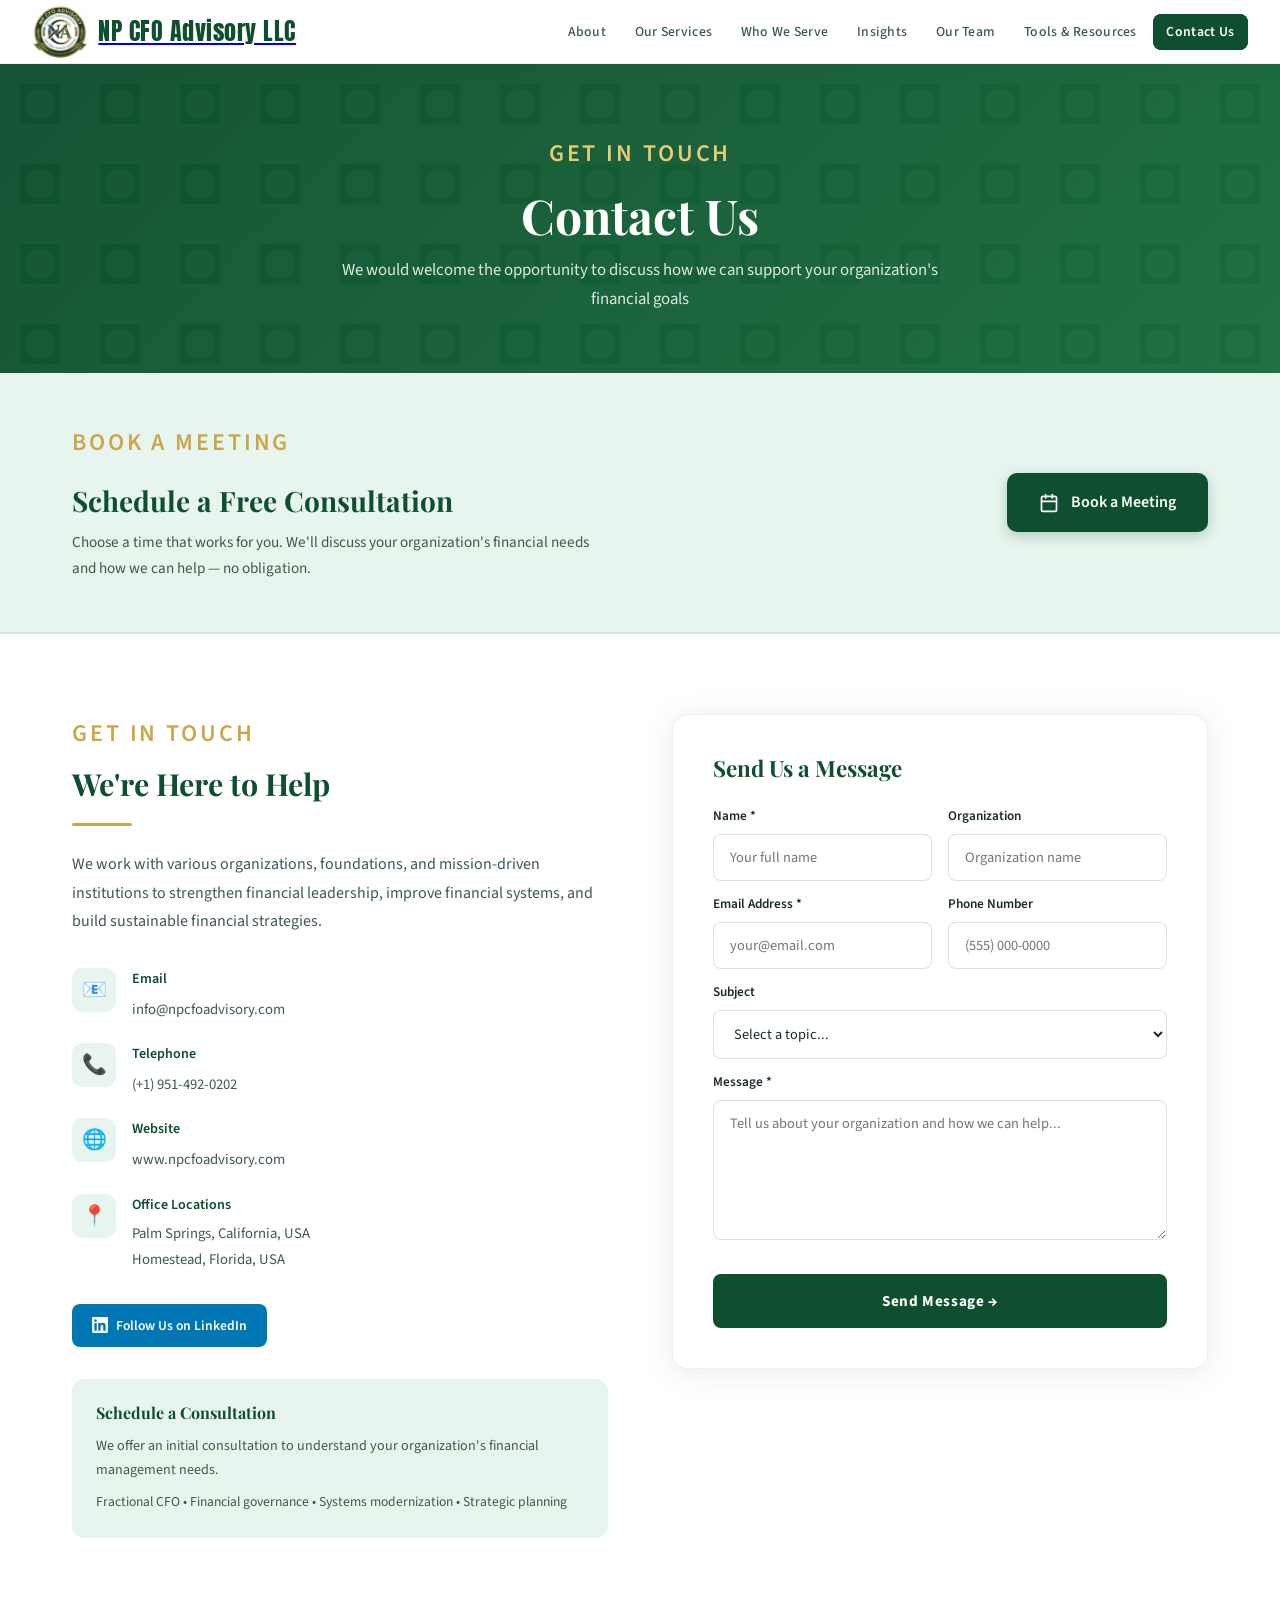
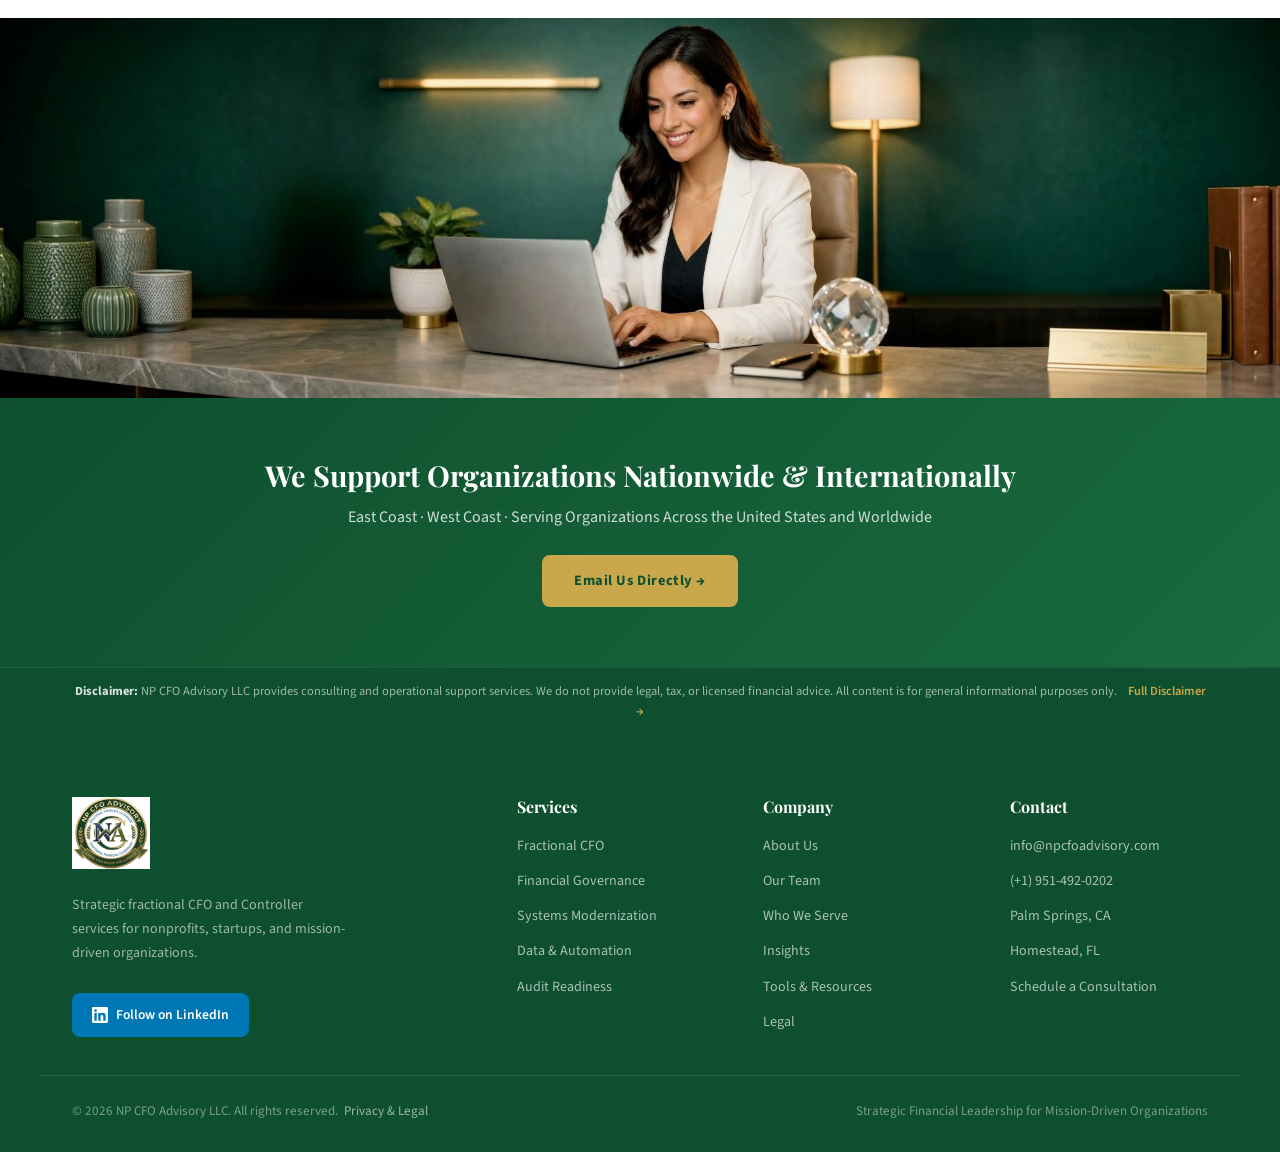
<file: contact.html>
<!DOCTYPE html>
<html lang="en">
<head>
<meta charset="UTF-8">
<!-- Google tag (gtag.js) -->
<script async src="https://www.googletagmanager.com/gtag/js?id=G-R4YENW7ZQH"></script>
<script>
  window.dataLayer = window.dataLayer || [];
  function gtag(){dataLayer.push(arguments);}
  gtag('js', new Date());
  gtag('config', 'G-R4YENW7ZQH');
</script>
<meta name="viewport" content="width=device-width,initial-scale=1">
<link rel="icon" type="image/png" sizes="512x512" href="/favicon.png">
<link rel="icon" type="image/png" sizes="192x192" href="/favicon.png">
<link rel="icon" type="image/png" sizes="32x32" href="/favicon.png">
<link rel="icon" type="image/png" sizes="16x16" href="/favicon.png">
<link rel="apple-touch-icon" sizes="180x180" href="/favicon.png">
<title>Contact Us | NP CFO Advisory LLC</title>
<meta name="description" content="Schedule a consultation with NP CFO Advisory LLC. We're here to support your organization's financial leadership needs.">
<meta name="robots" content="index, follow">
<meta property="og:type"        content="website">
<meta property="og:url"         content="https://www.npcfoadvisory.com/contact.html">
<meta property="og:title"       content="Contact Us | NP CFO Advisory LLC">
<meta property="og:description" content="Schedule a consultation with NP CFO Advisory LLC. We're here to support your organization's financial leadership needs.">
<meta property="og:image"       content="https://www.npcfoadvisory.com/logo.png">
<link rel="canonical" href="https://www.npcfoadvisory.com/contact.html">
<link href="https://fonts.googleapis.com/css2?family=Playfair+Display:ital,wght@0,400;0,600;0,700;0,900;1,400&family=Source+Sans+3:wght@300;400;500;600;700&display=swap" rel="stylesheet">
<link rel="stylesheet" href="shared.css">
</head><nav><div class="nav-inner"><a class="nav-logo" href="index.html"><img src="logo.png" alt="Logo"><span style="font-family:'Anton',sans-serif;font-size:1.5rem;color:#0d4f2e;margin-left:10px;white-space:nowrap;letter-spacing:0.5px;text-decoration:none;">NP CFO Advisory LLC</span></a><div class="hamburger"><span></span><span></span><span></span></div><ul class="nav-links"><li><a href='index.html'>About</a></li><li><a href='services.html'>Our Services</a></li><li><a href='who-we-serve.html'>Who We Serve</a></li><li><a href='insights.html'>Insights</a></li><li><a href='team.html'>Our Team</a></li><li><a href='tools.html'>Tools & Resources</a></li><li><a href='contact.html' class='nav-cta'>Contact Us</a></li></ul></div></nav>
<div class="page-content">
<section class="page-hero"><div class="container">
  <span class="section-label" style="color:var(--gold-light);">Get In Touch</span>
  <h1>Contact Us</h1>
  <p>We would welcome the opportunity to discuss how we can support your organization's financial goals</p>
</div></section>

<section style="background:var(--green-pale);padding:50px 0;border-bottom:2px solid rgba(13,79,46,0.08);">
  <div class="container">
    <div style="display:flex;align-items:center;justify-content:space-between;flex-wrap:wrap;gap:2rem;">
      <div>
        <span class="section-label">Book a Meeting</span>
        <h2 style="font-family:'Playfair Display',serif;font-size:1.75rem;color:var(--green-deep);margin:0.5rem 0 0.75rem;">Schedule a Free Consultation</h2>
        <p style="color:var(--text-mid);font-size:0.95rem;max-width:520px;line-height:1.7;margin:0;">Choose a time that works for you. We'll discuss your organization's financial needs and how we can help — no obligation.</p>
      </div>
      <a href="https://calendar.app.google/JnnWEqo2t5qoZ9Lx6" target="_blank" rel="noopener noreferrer"
        style="display:inline-flex;align-items:center;gap:0.75rem;background:var(--green-deep);color:white;padding:1rem 2rem;border-radius:10px;text-decoration:none;font-size:1rem;font-weight:600;white-space:nowrap;box-shadow:0 4px 14px rgba(13,79,46,0.25);transition:background 0.2s;"
        onmouseover="this.style.background='var(--green-mid)'" onmouseout="this.style.background='var(--green-deep)'">
        <svg xmlns="http://www.w3.org/2000/svg" width="20" height="20" viewBox="0 0 24 24" fill="none" stroke="currentColor" stroke-width="2" stroke-linecap="round" stroke-linejoin="round">
          <rect x="3" y="4" width="18" height="18" rx="2" ry="2"></rect>
          <line x1="16" y1="2" x2="16" y2="6"></line>
          <line x1="8" y1="2" x2="8" y2="6"></line>
          <line x1="3" y1="10" x2="21" y2="10"></line>
        </svg>
        Book a Meeting
      </a>
    </div>
  </div>
</section>

<section style="background:white;padding:80px 0;"><div class="container">
  <div style="display:grid;grid-template-columns:1fr 1fr;gap:4rem;align-items:start;">

    <div class="fade-up">
      <span class="section-label">Get in Touch</span>
      <h2 class="section-title" style="font-size:1.9rem;">We're Here to Help</h2>
      <div class="divider"></div>
      <p style="color:var(--text-mid);line-height:1.8;margin-bottom:2rem;">We work with various organizations, foundations, and mission-driven institutions to strengthen financial leadership, improve financial systems, and build sustainable financial strategies.</p>
      <div style="display:flex;flex-direction:column;gap:1.25rem;margin-bottom:2rem;">
        <div style="display:flex;gap:1rem;align-items:start;"><div style="width:44px;height:44px;background:var(--green-pale);border-radius:10px;display:flex;align-items:center;justify-content:center;font-size:1.25rem;flex-shrink:0;">📧</div><div><div style="font-weight:600;color:var(--green-deep);font-size:0.88rem;margin-bottom:0.25rem;">Email</div><a href="mailto:info@npcfoadvisory.com" style="color:var(--text-mid);text-decoration:none;font-size:0.92rem;">info@npcfoadvisory.com</a></div></div>
        <div style="display:flex;gap:1rem;align-items:start;"><div style="width:44px;height:44px;background:var(--green-pale);border-radius:10px;display:flex;align-items:center;justify-content:center;font-size:1.25rem;flex-shrink:0;">📞</div><div><div style="font-weight:600;color:var(--green-deep);font-size:0.88rem;margin-bottom:0.25rem;">Telephone</div><a href="tel:+19514920202" style="color:var(--text-mid);text-decoration:none;font-size:0.92rem;">(+1) 951-492-0202</a></div></div>
        <div style="display:flex;gap:1rem;align-items:start;"><div style="width:44px;height:44px;background:var(--green-pale);border-radius:10px;display:flex;align-items:center;justify-content:center;font-size:1.25rem;flex-shrink:0;">🌐</div><div><div style="font-weight:600;color:var(--green-deep);font-size:0.88rem;margin-bottom:0.25rem;">Website</div><a href="https://www.npcfoadvisory.com" style="color:var(--text-mid);text-decoration:none;font-size:0.92rem;">www.npcfoadvisory.com</a></div></div>
        <div style="display:flex;gap:1rem;align-items:start;"><div style="width:44px;height:44px;background:var(--green-pale);border-radius:10px;display:flex;align-items:center;justify-content:center;font-size:1.25rem;flex-shrink:0;">📍</div><div><div style="font-weight:600;color:var(--green-deep);font-size:0.88rem;margin-bottom:0.25rem;">Office Locations</div><div style="color:var(--text-mid);font-size:0.92rem;">Palm Springs, California, USA<br>Homestead, Florida, USA</div></div></div>
      </div>
      <a href="https://www.linkedin.com/company/np-cfo-advisory/" target="_blank" class="linkedin-btn" style="margin-bottom:2rem;display:inline-flex;">
        <svg viewBox="0 0 24 24" fill="currentColor" style="width:16px;height:16px;"><path d="M20.447 20.452h-3.554v-5.569c0-1.328-.027-3.037-1.852-3.037-1.853 0-2.136 1.445-2.136 2.939v5.667H9.351V9h3.414v1.561h.046c.477-.9 1.637-1.85 3.37-1.85 3.601 0 4.267 2.37 4.267 5.455v6.286zM5.337 7.433a2.062 2.062 0 0 1-2.063-2.065 2.064 2.064 0 1 1 2.063 2.065zm1.782 13.019H3.555V9h3.564v11.452zM22.225 0H1.771C.792 0 0 .774 0 1.729v20.542C0 23.227.792 24 1.771 24h20.451C23.2 24 24 23.227 24 22.271V1.729C24 .774 23.2 0 22.222 0h.003z"/></svg>
        Follow Us on LinkedIn
      </a>
      <div style="background:var(--green-pale);border-radius:12px;padding:1.5rem;">
        <h4 style="font-family:'Playfair Display',serif;color:var(--green-deep);margin-bottom:0.75rem;">Schedule a Consultation</h4>
        <p style="font-size:0.88rem;color:var(--text-mid);line-height:1.7;margin-bottom:0.5rem;">We offer an initial consultation to understand your organization's financial management needs.</p>
        <div style="font-size:0.85rem;color:var(--text-mid);">Fractional CFO &bull; Financial governance &bull; Systems modernization &bull; Strategic planning</div>
      </div>
    </div>

    <div class="fade-up">
      <div style="background:white;border-radius:16px;padding:2.5rem;box-shadow:0 4px 32px rgba(13,79,46,0.10);border:1px solid rgba(13,79,46,0.08);">
        <h3 style="font-family:'Playfair Display',serif;font-size:1.4rem;color:var(--green-deep);margin-bottom:1.5rem;">Send Us a Message</h3>
        <form id="contactForm" novalidate>
        <!-- Web3Forms submission -->
        <input type="hidden" name="access_key" value="67620e55-b742-4ecf-bbbf-d48753cd5ff5">
        <input type="hidden" name="subject" value="New Contact Form Submission — NP CFO Advisory LLC">
        <input type="hidden" name="from_name" value="NP CFO Advisory Website">
        <div style="display:grid;grid-template-columns:1fr 1fr;gap:1rem;">
          <div style="margin-bottom:0.75rem;"><label style="display:block;font-size:0.83rem;font-weight:600;color:var(--text-dark);margin-bottom:0.4rem;">Name *</label><input type="text" name="name" id="fieldName" required placeholder="Your full name" style="width:100%;padding:0.75rem 1rem;border:1.5px solid rgba(13,79,46,0.15);border-radius:8px;font-family:inherit;font-size:0.9rem;" onfocus="this.style.borderColor='#1a6b3e'" onblur="this.style.borderColor='rgba(13,79,46,0.15)'"><span id="hintName" class="field-hint" style="display:none;font-size:0.78rem;color:#e53935;margin-top:0.3rem;"></span></div>
          <div style="margin-bottom:0.75rem;"><label style="display:block;font-size:0.83rem;font-weight:600;color:var(--text-dark);margin-bottom:0.4rem;">Organization</label><input type="text" name="organization" placeholder="Organization name" style="width:100%;padding:0.75rem 1rem;border:1.5px solid rgba(13,79,46,0.15);border-radius:8px;font-family:inherit;font-size:0.9rem;" onfocus="this.style.borderColor='#1a6b3e'" onblur="this.style.borderColor='rgba(13,79,46,0.15)'"></div>
        </div>
        <div style="display:grid;grid-template-columns:1fr 1fr;gap:1rem;">
          <div style="margin-bottom:0.75rem;"><label style="display:block;font-size:0.83rem;font-weight:600;color:var(--text-dark);margin-bottom:0.4rem;">Email Address *</label><input type="email" name="email" id="fieldEmail" required placeholder="your@email.com" style="width:100%;padding:0.75rem 1rem;border:1.5px solid rgba(13,79,46,0.15);border-radius:8px;font-family:inherit;font-size:0.9rem;" onfocus="this.style.borderColor='#1a6b3e'" onblur="validateEmail()"><span id="hintEmail" class="field-hint" style="display:none;font-size:0.78rem;color:#e53935;margin-top:0.3rem;"></span></div>
          <div style="margin-bottom:0.75rem;"><label style="display:block;font-size:0.83rem;font-weight:600;color:var(--text-dark);margin-bottom:0.4rem;">Phone Number</label><input type="tel" name="phone" id="fieldPhone" placeholder="(555) 000-0000" style="width:100%;padding:0.75rem 1rem;border:1.5px solid rgba(13,79,46,0.15);border-radius:8px;font-family:inherit;font-size:0.9rem;" onfocus="this.style.borderColor='#1a6b3e'" onblur="validatePhone()"><span id="hintPhone" class="field-hint" style="display:none;font-size:0.78rem;color:#e53935;margin-top:0.3rem;"></span></div>
        </div>
        <div style="margin-bottom:0.75rem;"><label style="display:block;font-size:0.83rem;font-weight:600;color:var(--text-dark);margin-bottom:0.4rem;">Subject</label><select name="subject" style="width:100%;padding:0.75rem 1rem;border:1.5px solid rgba(13,79,46,0.15);border-radius:8px;font-family:inherit;font-size:0.9rem;color:var(--text-dark);background:white;" onfocus="this.style.borderColor='#1a6b3e'" onblur="this.style.borderColor='rgba(13,79,46,0.15)'"><option value="">Select a topic...</option><option>Fractional CFO Services</option><option>Financial Governance &amp; Compliance</option><option>Financial Systems Modernization</option><option>Data Management &amp; Automation</option><option>Audit Readiness Support</option><option>General Inquiry</option></select></div>
        <div style="margin-bottom:1.5rem;"><label style="display:block;font-size:0.83rem;font-weight:600;color:var(--text-dark);margin-bottom:0.4rem;">Message *</label><textarea name="message" id="fieldMessage" required placeholder="Tell us about your organization and how we can help..." style="width:100%;height:140px;padding:0.75rem 1rem;border:1.5px solid rgba(13,79,46,0.15);border-radius:8px;font-family:inherit;font-size:0.9rem;resize:vertical;" onfocus="this.style.borderColor='#1a6b3e'" onblur="this.style.borderColor='rgba(13,79,46,0.15)'"></textarea><span id="hintMessage" class="field-hint" style="display:none;font-size:0.78rem;color:#e53935;margin-top:0.3rem;"></span></div>

        <!-- hCaptcha verification (Web3Forms free plan) -->
        <div class="h-captcha" data-sitekey="50b2fe65-b00b-4b9e-ad62-3ba471098be2" data-captcha="true" style="margin-bottom:1rem;"></div>

        <!-- Status message -->
        <div id="formMsg" style="display:none;padding:0.85rem 1.1rem;border-radius:8px;margin-bottom:1rem;font-size:0.9rem;font-weight:600;"></div>

        <button type="submit" id="formSubmit" style="width:100%;background:var(--green-deep);color:white;padding:1rem;border:none;border-radius:8px;font-family:inherit;font-size:0.95rem;font-weight:700;cursor:pointer;letter-spacing:0.04em;transition:all 0.3s;" onmouseover="this.style.background='#1a6b3e'" onmouseout="this.style.background='var(--green-deep)'">Send Message &rarr;</button>
      </form>

      <script>
      // ── Validation helpers ──────────────────────────────────────────────
      const ERR_BORDER = '#e53935';
      const OK_BORDER  = 'rgba(13,79,46,0.15)';

      function showFieldError(input, hintId, message) {
        input.style.borderColor = ERR_BORDER;
        const hint = document.getElementById(hintId);
        if (hint) { hint.textContent = message; hint.style.display = 'block'; }
      }
      function clearFieldError(input, hintId) {
        input.style.borderColor = OK_BORDER;
        const hint = document.getElementById(hintId);
        if (hint) { hint.textContent = ''; hint.style.display = 'none'; }
      }

      function validateEmail() {
        const input = document.getElementById('fieldEmail');
        const val   = input.value.trim();
        const regex = /^[^\s@]+@[^\s@]+\.[^\s@]{2,}$/;
        if (!val) { clearFieldError(input, 'hintEmail'); return true; } // handled by required check
        if (!regex.test(val)) {
          showFieldError(input, 'hintEmail', 'Please enter a valid email address (e.g. name@example.com).');
          return false;
        }
        clearFieldError(input, 'hintEmail');
        return true;
      }

      function validatePhone() {
        const input = document.getElementById('fieldPhone');
        const val   = input.value.trim();
        if (!val) { clearFieldError(input, 'hintPhone'); return true; } // phone is optional
        const digits = val.replace(/\D/g, '');
        // Accept 10 digits (US) or 11 digits starting with 1 (+1 country code)
        const valid = (digits.length === 10) || (digits.length === 11 && digits[0] === '1');
        if (!valid) {
          showFieldError(input, 'hintPhone', 'Please enter a valid 10-digit US phone number (e.g. (555) 000-0000).');
          return false;
        }
        clearFieldError(input, 'hintPhone');
        return true;
      }

      // Attach real-time blur validation
      document.getElementById('fieldEmail').addEventListener('blur', validateEmail);
      document.getElementById('fieldPhone').addEventListener('blur', validatePhone);

      // ── Form submission ─────────────────────────────────────────────────
      document.getElementById('contactForm').addEventListener('submit', async function(e) {
        e.preventDefault();
        const btn  = document.getElementById('formSubmit');
        const msg  = document.getElementById('formMsg');
        const form = e.target;

        const nameEl    = document.getElementById('fieldName');
        const emailEl   = document.getElementById('fieldEmail');
        const messageEl = document.getElementById('fieldMessage');

        let valid = true;

        // Required: Name
        if (!nameEl.value.trim()) {
          showFieldError(nameEl, 'hintName', 'Name is required.');
          valid = false;
        } else {
          clearFieldError(nameEl, 'hintName');
        }

        // Required + format: Email
        if (!emailEl.value.trim()) {
          showFieldError(emailEl, 'hintEmail', 'Email address is required.');
          valid = false;
        } else if (!validateEmail()) {
          valid = false;
        }

        // Optional but validated: Phone
        if (!validatePhone()) valid = false;

        // Required: Message
        if (!messageEl.value.trim()) {
          showFieldError(messageEl, 'hintMessage', 'Please include a message.');
          valid = false;
        } else {
          clearFieldError(messageEl, 'hintMessage');
        }

        if (!valid) {
          msg.style.display = 'block';
          msg.style.background = '#fff3cd';
          msg.style.color = '#856404';
          msg.style.border = '1px solid #ffc107';
          msg.textContent = 'Please correct the highlighted fields before sending.';
          return;
        }

        // hCaptcha check
        if (typeof hcaptcha !== 'undefined' && !hcaptcha.getResponse()) {
          msg.style.display = 'block';
          msg.style.background = '#fff3cd';
          msg.style.color = '#856404';
          msg.style.border = '1px solid #ffc107';
          msg.textContent = 'Please complete the CAPTCHA verification before sending.';
          return;
        }

        btn.disabled = true;
        btn.textContent = 'Sending…';
        msg.style.display = 'none';

        try {
          const res  = await fetch('https://api.web3forms.com/submit', {
            method: 'POST',
            body: new FormData(form),
            headers: { 'Accept': 'application/json' }
          });
          const data = await res.json();

          if (data.success) {
            msg.style.display = 'block';
            msg.style.background = '#d4edda';
            msg.style.color = '#155724';
            msg.style.border = '1px solid #c3e6cb';
            msg.textContent = '✓ Your message has been sent! We will be in touch shortly.';
            form.reset();
            if (typeof hcaptcha !== 'undefined') hcaptcha.reset();
            // Clear any lingering error hints
            document.querySelectorAll('.field-hint').forEach(h => h.style.display = 'none');
            document.querySelectorAll('#contactForm input, #contactForm textarea, #contactForm select')
              .forEach(el => el.style.borderColor = OK_BORDER);
            btn.textContent = 'Message Sent ✓';
            btn.style.background = '#1a6b3e';
          } else {
            throw new Error(data.message || 'Submission failed');
          }
        } catch(err) {
          msg.style.display = 'block';
          msg.style.background = '#f8d7da';
          msg.style.color = '#721c24';
          msg.style.border = '1px solid #f5c6cb';
          msg.textContent = '✗ Something went wrong. Please email us directly at info@npcfoadvisory.com';
          btn.disabled = false;
          btn.textContent = 'Send Message →';
        }
      });
      </script>
      </div>
    </div>

  </div>
</div></section>

<!-- CONTACT PHOTO — new Contact.png -->
<section style="padding:0;line-height:0;">
  <img src="[data-uri]" style="width:100%;height:380px;object-fit:cover;object-position:center;" alt="Contact Nonprofit CFO Advisory">
</section>

<section style="background:linear-gradient(135deg,var(--green-deep),var(--green-mid));padding:60px 0;text-align:center;">
  <div class="container">
    <h2 style="font-family:'Playfair Display',serif;font-size:1.8rem;color:white;margin-bottom:0.75rem;">We Support Organizations Nationwide &amp; Internationally</h2>
    <p style="color:rgba(255,255,255,0.8);margin-bottom:1.5rem;">East Coast &middot; West Coast &middot; Serving Organizations Across the United States and Worldwide</p>
    <a href="mailto:info@npcfoadvisory.com" class="btn-primary">Email Us Directly &rarr;</a>
  </div>
</section>
</div>
<div style="background:var(--green-deep);border-top:1px solid rgba(255,255,255,0.08);padding:0.9rem 0;">
  <div class="container">
    <p style="color:rgba(255,255,255,0.6);font-size:0.78rem;line-height:1.6;margin:0;text-align:center;">
      <strong style="color:rgba(255,255,255,0.85);">Disclaimer:</strong> NP CFO Advisory LLC provides consulting and operational support services. We do not provide legal, tax, or licensed financial advice. All content is for general informational purposes only.
      <a href="legal.html" style="color:var(--gold);text-decoration:none;margin-left:0.5rem;font-weight:600;">Full Disclaimer &rarr;</a>
    </p>
  </div>
</div>
<footer><div class="footer-inner">
  <div class="footer-brand">
    <img src="logo.png" alt="Nonprofit CFO Advisory">
    <p>Strategic fractional CFO and Controller services for nonprofits, startups, and mission-driven organizations.</p>
    <br>
    <a href="https://www.linkedin.com/company/np-cfo-advisory/" target="_blank" class="linkedin-btn">
      <svg viewBox="0 0 24 24" fill="currentColor" style="width:16px;height:16px;"><path d="M20.447 20.452h-3.554v-5.569c0-1.328-.027-3.037-1.852-3.037-1.853 0-2.136 1.445-2.136 2.939v5.667H9.351V9h3.414v1.561h.046c.477-.9 1.637-1.85 3.37-1.85 3.601 0 4.267 2.37 4.267 5.455v6.286zM5.337 7.433a2.062 2.062 0 0 1-2.063-2.065 2.064 2.064 0 1 1 2.063 2.065zm1.782 13.019H3.555V9h3.564v11.452zM22.225 0H1.771C.792 0 0 .774 0 1.729v20.542C0 23.227.792 24 1.771 24h20.451C23.2 24 24 23.227 24 22.271V1.729C24 .774 23.2 0 22.222 0h.003z"/></svg>
      Follow on LinkedIn
    </a>
  </div>
  <div class="footer-col"><h4>Services</h4><ul>
    <li><a href="services.html">Fractional CFO</a></li>
    <li><a href="services.html">Financial Governance</a></li>
    <li><a href="services.html">Systems Modernization</a></li>
    <li><a href="services.html">Data &amp; Automation</a></li>
    <li><a href="services.html">Audit Readiness</a></li>
  </ul></div>
  <div class="footer-col"><h4>Company</h4><ul>
    <li><a href="index.html">About Us</a></li>
    <li><a href="team.html">Our Team</a></li>
    <li><a href="who-we-serve.html">Who We Serve</a></li>
    <li><a href="insights.html">Insights</a></li>
    <li><a href="tools.html">Tools &amp; Resources</a></li>
    <li><a href="legal.html">Legal</a></li>
  </ul></div>
  <div class="footer-col"><h4>Contact</h4><ul>
    <li><a href="mailto:info@npcfoadvisory.com">info@npcfoadvisory.com</a></li>
    <li><a href="tel:+19514920202">(+1) 951-492-0202</a></li>
    <li><a href="#">Palm Springs, CA</a></li>
    <li><a href="#">Homestead, FL</a></li>
    <li><a href="contact.html">Schedule a Consultation</a></li>
  </ul></div>
</div>
<div class="footer-bottom">
  <span>&copy; 2026 NP CFO Advisory LLC. All rights reserved. &nbsp;<a href="legal.html" style="color:rgba(255,255,255,0.6);text-decoration:none;font-size:0.82rem;">Privacy &amp; Legal</a></span>
  <span>Strategic Financial Leadership for Mission-Driven Organizations</span>
</div></footer>
<script src="https://web3forms.com/client/script.js" async defer></script>
<script src="shared.js"></script>
</body></html>
</file>
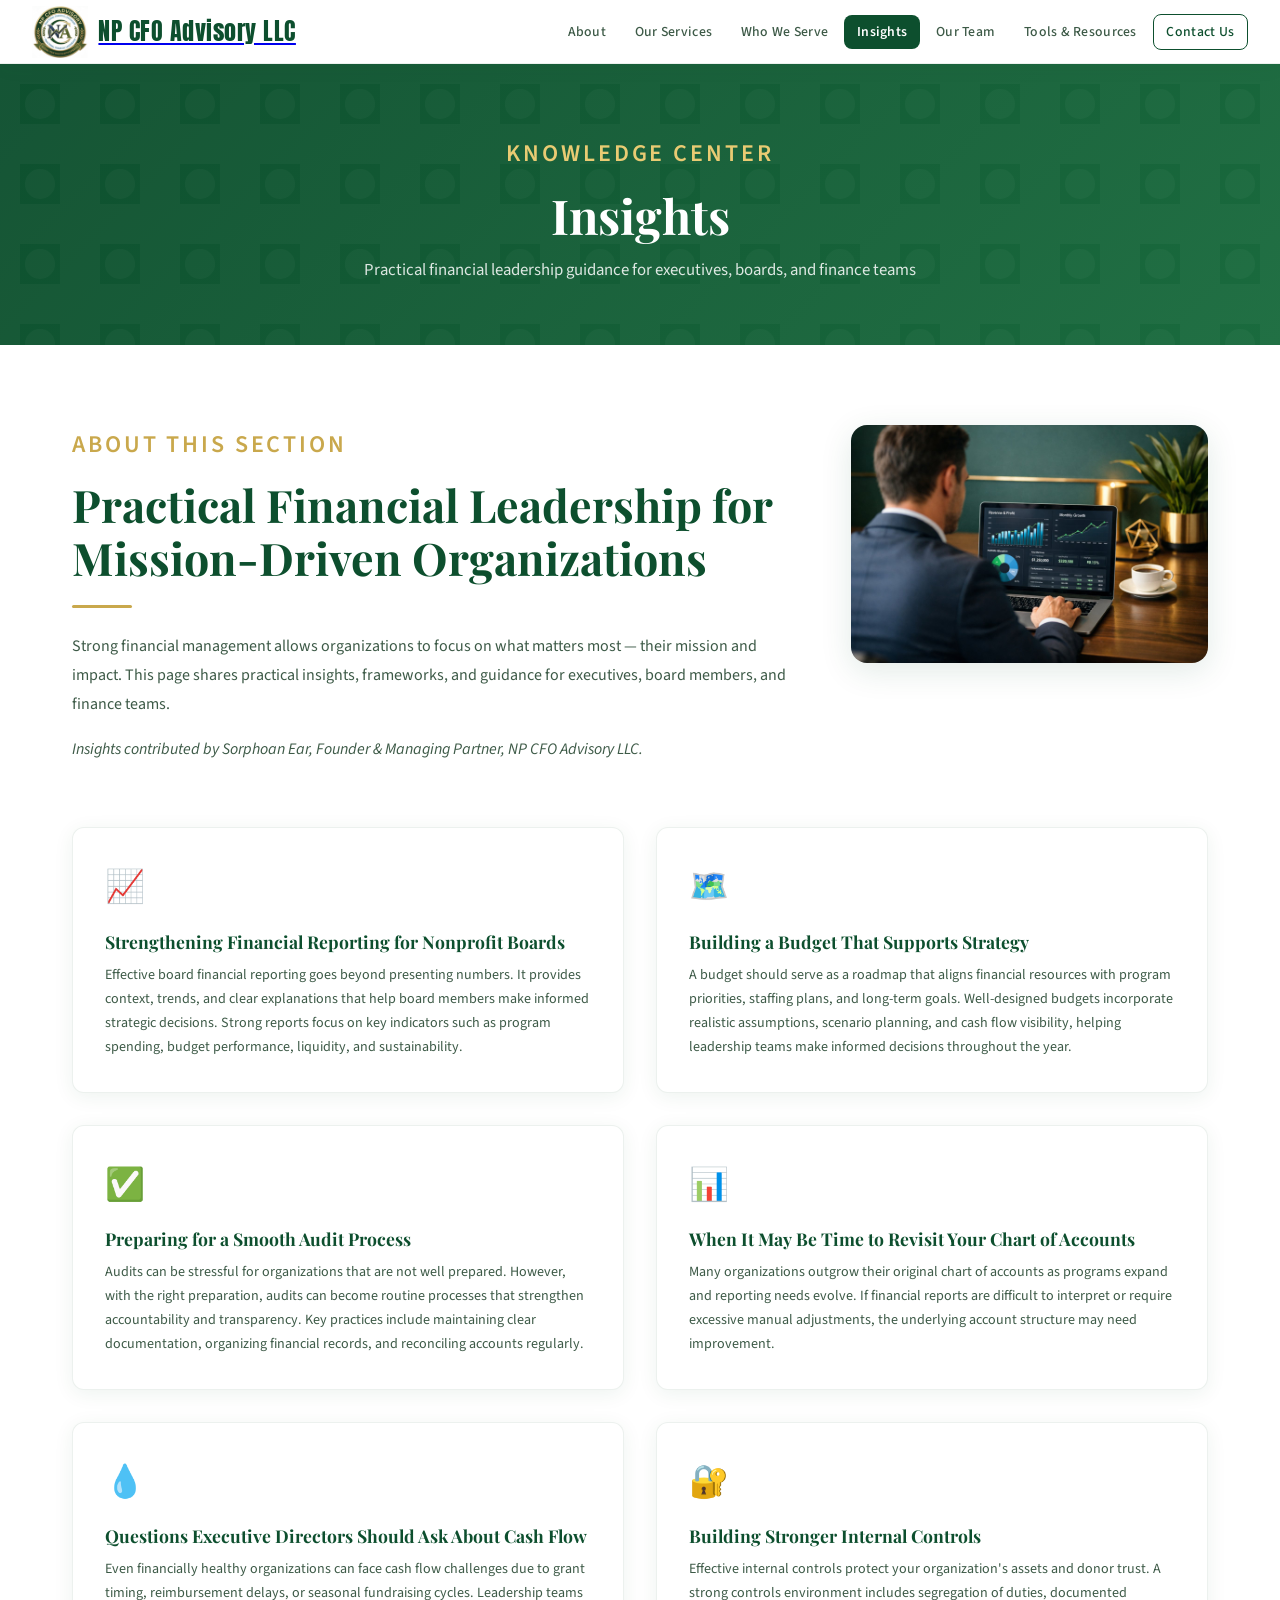
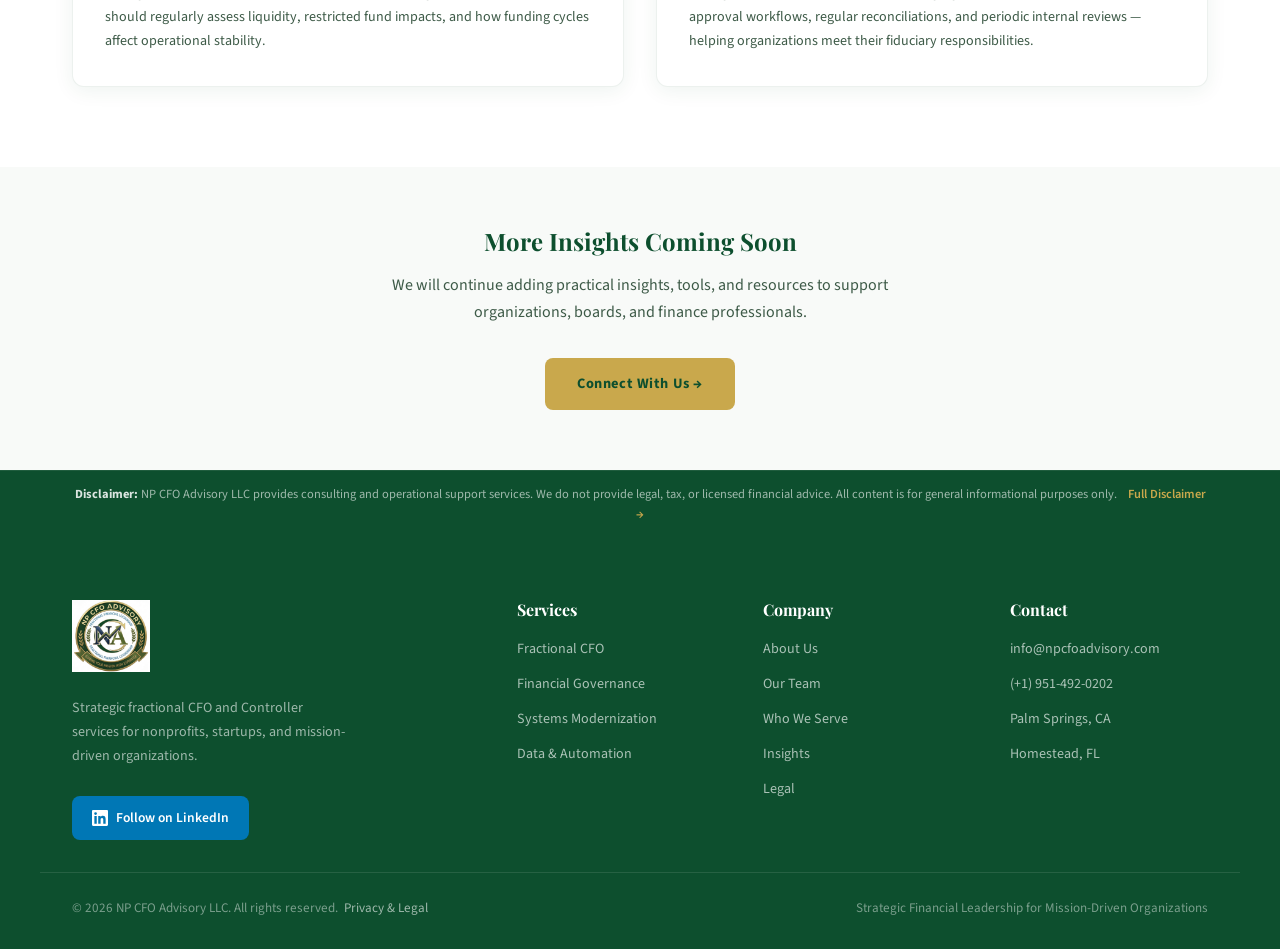
<file: insights.html>
<!DOCTYPE html>
<html lang="en">
<head>
<meta charset="UTF-8">
<!-- Google tag (gtag.js) -->
<script async src="https://www.googletagmanager.com/gtag/js?id=G-R4YENW7ZQH"></script>
<script>
  window.dataLayer = window.dataLayer || [];
  function gtag(){dataLayer.push(arguments);}
  gtag('js', new Date());
  gtag('config', 'G-R4YENW7ZQH');
</script>
<meta name="viewport" content="width=device-width,initial-scale=1">
<link rel="icon" type="image/png" sizes="512x512" href="/favicon.png">
<link rel="icon" type="image/png" sizes="192x192" href="/favicon.png">
<link rel="icon" type="image/png" sizes="32x32" href="/favicon.png">
<link rel="icon" type="image/png" sizes="16x16" href="/favicon.png">
<link rel="apple-touch-icon" sizes="180x180" href="/favicon.png">
<title>Insights | NP CFO Advisory LLC</title>
<meta name="description" content="Financial leadership insights, resources, and guidance for nonprofit executives and finance teams.">
<meta name="robots" content="index, follow">
<meta property="og:type"        content="website">
<meta property="og:url"         content="https://www.npcfoadvisory.com/insights.html">
<meta property="og:title"       content="Insights | NP CFO Advisory LLC">
<meta property="og:description" content="Financial leadership insights, resources, and guidance for nonprofit executives and finance teams.">
<meta property="og:image"       content="https://www.npcfoadvisory.com/logo.png">
<link rel="canonical" href="https://www.npcfoadvisory.com/insights.html">
<link href="https://fonts.googleapis.com/css2?family=Playfair+Display:ital,wght@0,400;0,600;0,700;0,900;1,400&family=Source+Sans+3:wght@300;400;500;600;700&display=swap" rel="stylesheet">
<link rel="stylesheet" href="shared.css">
</head>
<body>
<nav><div class="nav-inner"><a class="nav-logo" href="index.html"><img src="logo.png" alt="Logo"><span style="font-family:'Anton',sans-serif;font-size:1.5rem;color:#0d4f2e;margin-left:10px;white-space:nowrap;letter-spacing:0.5px;text-decoration:none;">NP CFO Advisory LLC</span></a><div class="hamburger"><span></span><span></span><span></span></div><ul class="nav-links"><li><a href='index.html'>About</a></li><li><a href='services.html'>Our Services</a></li><li><a href='who-we-serve.html'>Who We Serve</a></li><li><a href='insights.html'>Insights</a></li><li><a href='team.html'>Our Team</a></li><li><a href='tools.html'>Tools & Resources</a></li><li><a href='contact.html' class='nav-cta'>Contact Us</a></li></ul></div></nav>
<div class="page-content">
<section class="page-hero"><div class="container"><span class="section-label" style="color:var(--gold-light);">Knowledge Center</span><h1>Insights</h1><p>Practical financial leadership guidance for executives, boards, and finance teams</p></div></section>
<section style="background:white;padding:80px 0;"><div class="container">
  <div style="display:grid;grid-template-columns:2fr 1fr;gap:4rem;align-items:start;margin-bottom:4rem;">
    <div class="fade-up"><span class="section-label">About This Section</span><h2 class="section-title">Practical Financial Leadership for Mission-Driven Organizations</h2><div class="divider"></div><p style="color:var(--text-mid);line-height:1.8;margin-bottom:1rem;">Strong financial management allows organizations to focus on what matters most — their mission and impact. This page shares practical insights, frameworks, and guidance for executives, board members, and finance teams.</p><p style="color:var(--text-mid);line-height:1.8;font-style:italic;">Insights contributed by Sorphoan Ear, Founder &amp; Managing Partner, NP CFO Advisory LLC.</p></div>
    <div class="fade-up"><img src="[data-uri]" style="width:100%;border-radius:16px;box-shadow:0 8px 32px rgba(13,79,46,0.12);" alt="Insights"></div>
  </div>
  <div class="grid-2" style="gap:2rem;"><div class="insight-card fade-up"><div class="insight-icon">📈</div><h3>Strengthening Financial Reporting for Nonprofit Boards</h3><p>Effective board financial reporting goes beyond presenting numbers. It provides context, trends, and clear explanations that help board members make informed strategic decisions. Strong reports focus on key indicators such as program spending, budget performance, liquidity, and sustainability.</p></div><div class="insight-card fade-up"><div class="insight-icon">🗺️</div><h3>Building a Budget That Supports Strategy</h3><p>A budget should serve as a roadmap that aligns financial resources with program priorities, staffing plans, and long-term goals. Well-designed budgets incorporate realistic assumptions, scenario planning, and cash flow visibility, helping leadership teams make informed decisions throughout the year.</p></div><div class="insight-card fade-up"><div class="insight-icon">✅</div><h3>Preparing for a Smooth Audit Process</h3><p>Audits can be stressful for organizations that are not well prepared. However, with the right preparation, audits can become routine processes that strengthen accountability and transparency. Key practices include maintaining clear documentation, organizing financial records, and reconciling accounts regularly.</p></div><div class="insight-card fade-up"><div class="insight-icon">📊</div><h3>When It May Be Time to Revisit Your Chart of Accounts</h3><p>Many organizations outgrow their original chart of accounts as programs expand and reporting needs evolve. If financial reports are difficult to interpret or require excessive manual adjustments, the underlying account structure may need improvement.</p></div><div class="insight-card fade-up"><div class="insight-icon">💧</div><h3>Questions Executive Directors Should Ask About Cash Flow</h3><p>Even financially healthy organizations can face cash flow challenges due to grant timing, reimbursement delays, or seasonal fundraising cycles. Leadership teams should regularly assess liquidity, restricted fund impacts, and how funding cycles affect operational stability.</p></div><div class="insight-card fade-up"><div class="insight-icon">🔐</div><h3>Building Stronger Internal Controls</h3><p>Effective internal controls protect your organization's assets and donor trust. A strong controls environment includes segregation of duties, documented approval workflows, regular reconciliations, and periodic internal reviews — helping organizations meet their fiduciary responsibilities.</p></div></div>
</div></section>
<section style="background:var(--off-white);padding:60px 0;text-align:center;"><div class="container"><h2 style="font-family:'Playfair Display',serif;color:var(--green-deep);margin-bottom:1rem;">More Insights Coming Soon</h2><p style="color:var(--text-mid);max-width:560px;margin:0 auto 2rem;">We will continue adding practical insights, tools, and resources to support organizations, boards, and finance professionals.</p><a href="contact.html" class="btn-primary">Connect With Us &rarr;</a></div></section>
</div>
<div style="background:var(--green-deep);border-top:1px solid rgba(255,255,255,0.08);padding:0.9rem 0;">
  <div class="container">
    <p style="color:rgba(255,255,255,0.6);font-size:0.78rem;line-height:1.6;margin:0;text-align:center;">
      <strong style="color:rgba(255,255,255,0.85);">Disclaimer:</strong> NP CFO Advisory LLC provides consulting and operational support services. We do not provide legal, tax, or licensed financial advice. All content is for general informational purposes only.
      <a href="legal.html" style="color:var(--gold);text-decoration:none;margin-left:0.5rem;font-weight:600;">Full Disclaimer &rarr;</a>
    </p>
  </div>
</div>
<footer><div class="footer-inner">
  <div class="footer-brand">
    <img src="logo.png" alt="Nonprofit CFO Advisory">
    <p>Strategic fractional CFO and Controller services for nonprofits, startups, and mission-driven organizations.</p>
    <br>
    <a href="https://www.linkedin.com/company/nonprofit-cfo-advisory/" target="_blank" class="linkedin-btn">
      <svg viewBox="0 0 24 24" fill="currentColor" style="width:16px;height:16px;"><path d="M20.447 20.452h-3.554v-5.569c0-1.328-.027-3.037-1.852-3.037-1.853 0-2.136 1.445-2.136 2.939v5.667H9.351V9h3.414v1.561h.046c.477-.9 1.637-1.85 3.37-1.85 3.601 0 4.267 2.37 4.267 5.455v6.286zM5.337 7.433a2.062 2.062 0 0 1-2.063-2.065 2.064 2.064 0 1 1 2.063 2.065zm1.782 13.019H3.555V9h3.564v11.452zM22.225 0H1.771C.792 0 0 .774 0 1.729v20.542C0 23.227.792 24 1.771 24h20.451C23.2 24 24 23.227 24 22.271V1.729C24 .774 23.2 0 22.222 0h.003z"/></svg>
      Follow on LinkedIn
    </a>
  </div>
  <div class="footer-col"><h4>Services</h4><ul>
    <li><a href="services.html">Fractional CFO</a></li>
    <li><a href="services.html">Financial Governance</a></li>
    <li><a href="services.html">Systems Modernization</a></li>
    <li><a href="services.html">Data &amp; Automation</a></li>
  </ul></div>
  <div class="footer-col"><h4>Company</h4><ul>
    <li><a href="index.html">About Us</a></li>
    <li><a href="team.html">Our Team</a></li>
    <li><a href="who-we-serve.html">Who We Serve</a></li>
    <li><a href="insights.html">Insights</a></li>
    <li><a href="legal.html">Legal</a></li>
  </ul></div>
  <div class="footer-col"><h4>Contact</h4><ul>
    <li><a href="mailto:info@npcfoadvisory.com">info@npcfoadvisory.com</a></li>
    <li><a href="tel:+19514920202">(+1) 951-492-0202</a></li>
    <li><a href="#">Palm Springs, CA</a></li>
    <li><a href="#">Homestead, FL</a></li>
  </ul></div>
</div>
<div class="footer-bottom">
  <span>&copy; 2026 NP CFO Advisory LLC. All rights reserved. &nbsp;<a href="legal.html" style="color:rgba(255,255,255,0.6);text-decoration:none;font-size:0.82rem;">Privacy &amp; Legal</a></span>
  <span>Strategic Financial Leadership for Mission-Driven Organizations</span>
</div></footer>
<script src="shared.js"></script>
</body></html>
</file>
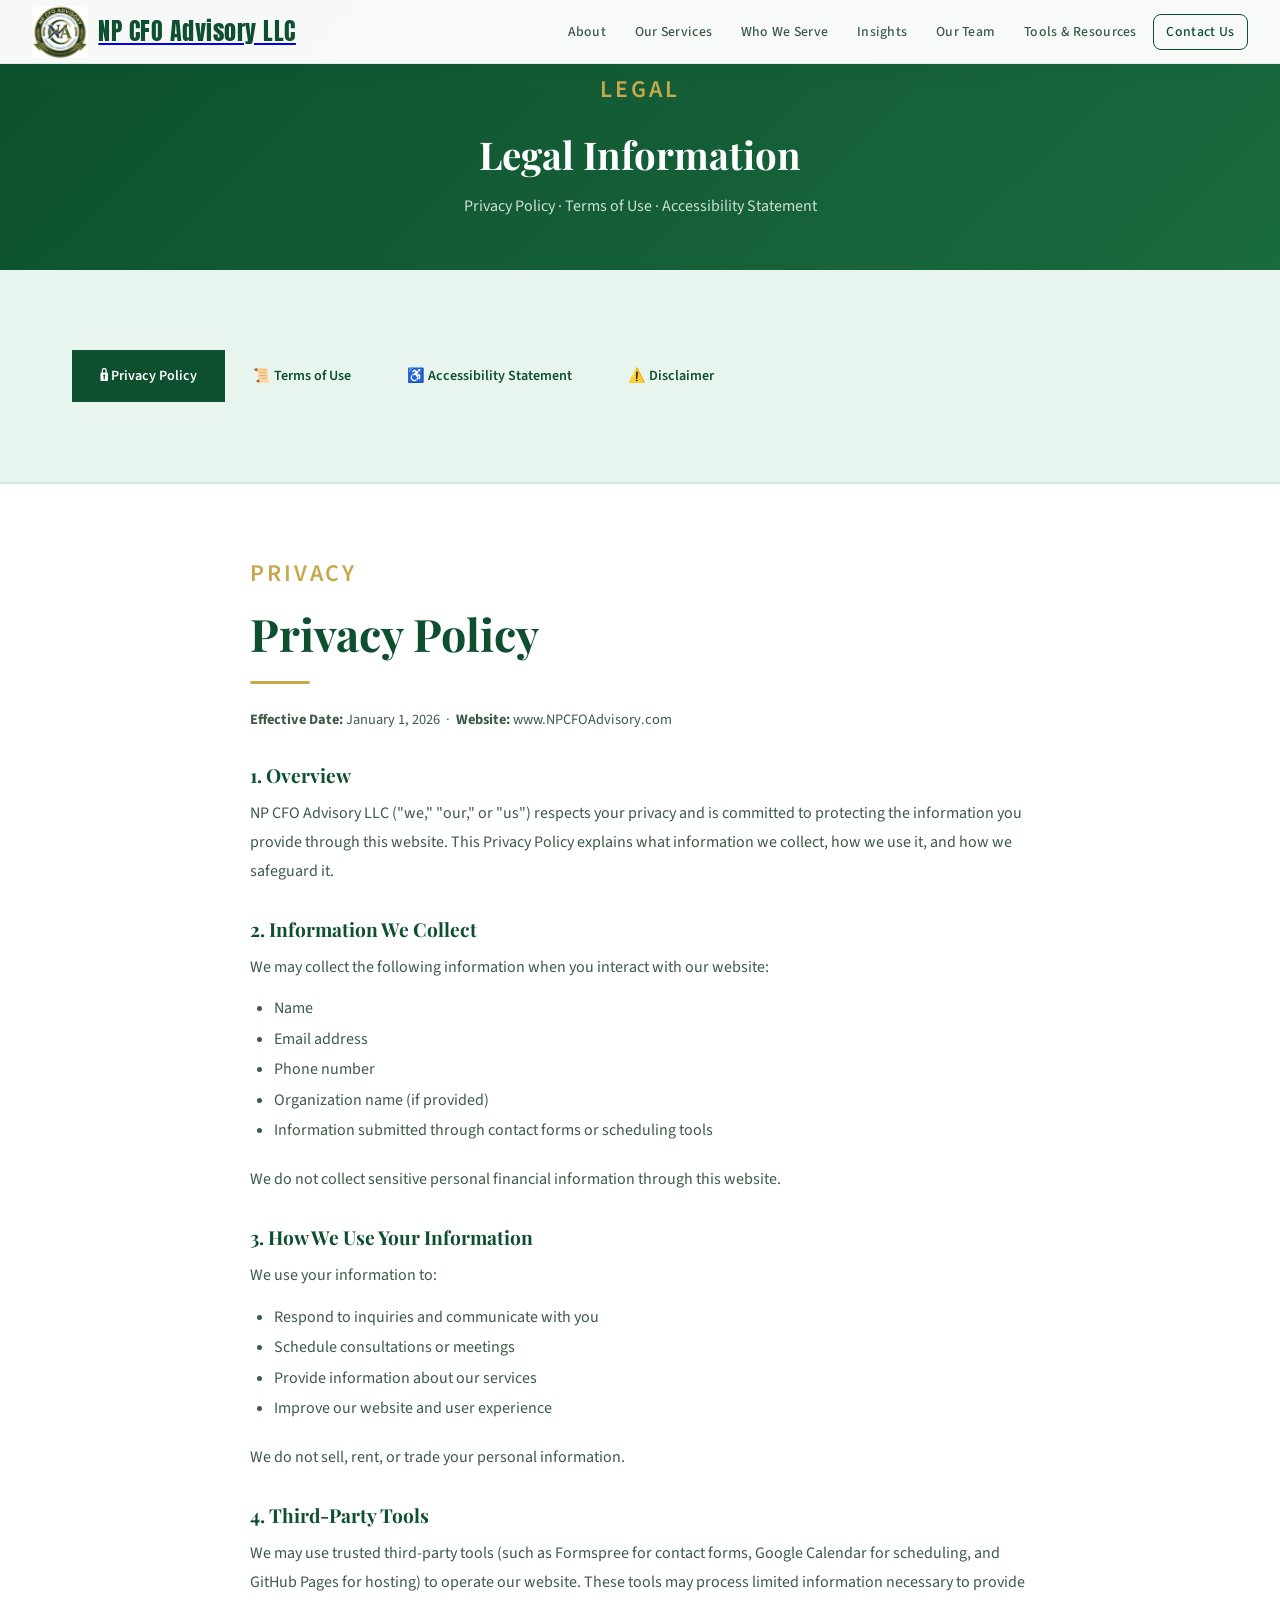
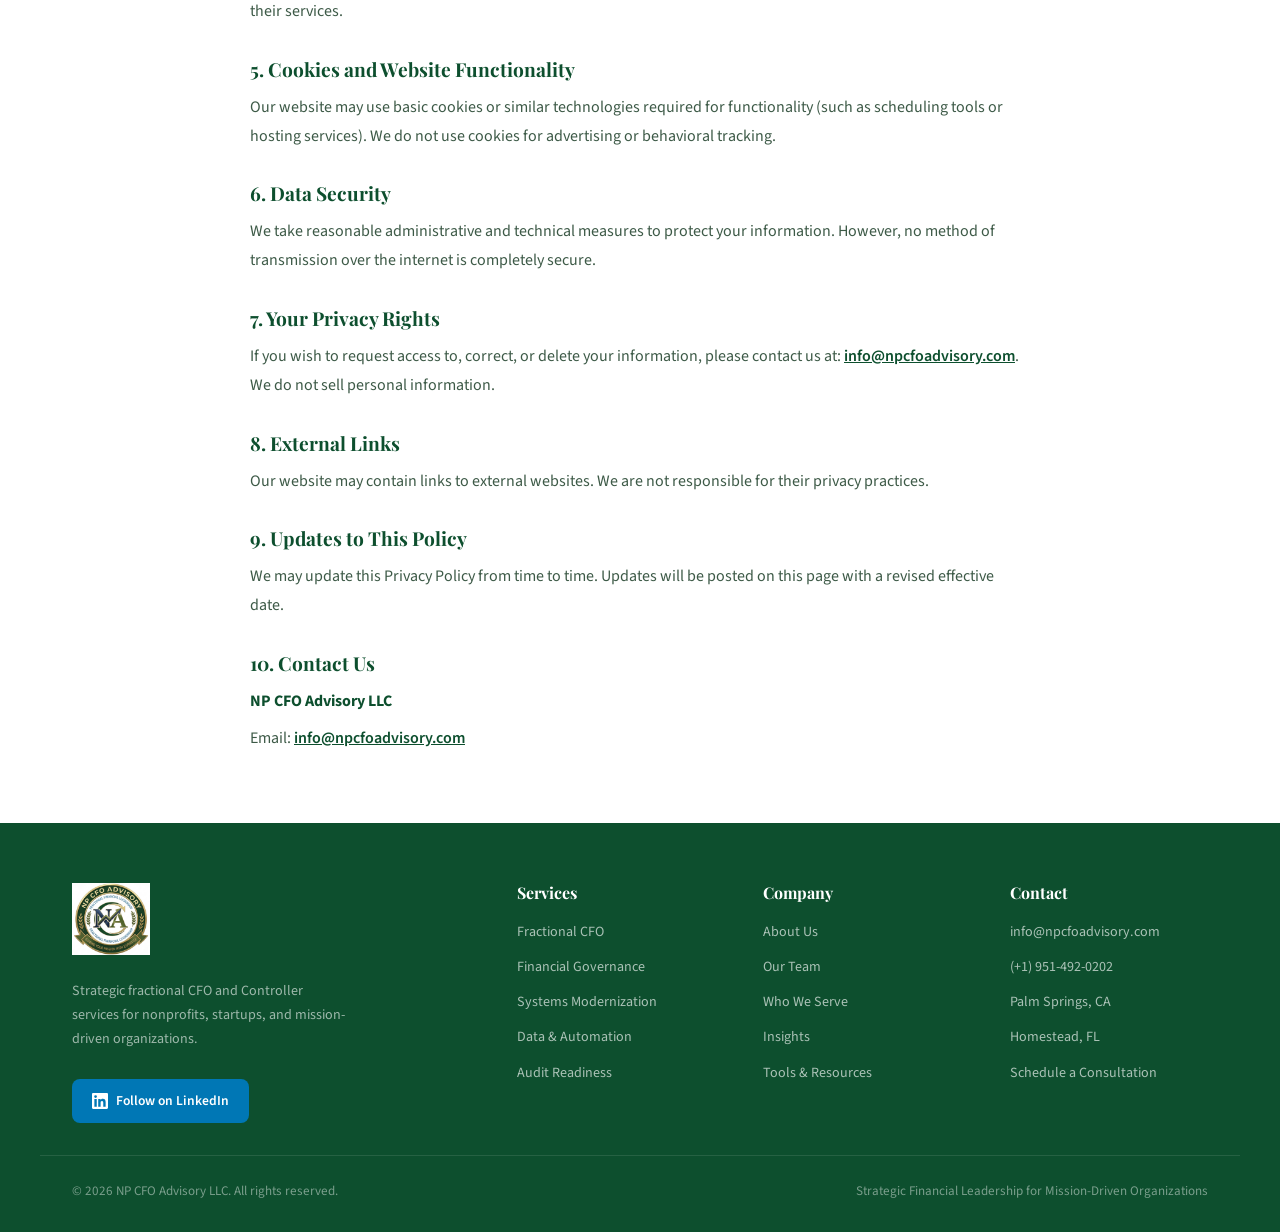
<file: legal.html>
<!DOCTYPE html>
<html lang="en">
<head>
<meta charset="UTF-8">
<!-- Google tag (gtag.js) -->
<script async src="https://www.googletagmanager.com/gtag/js?id=G-R4YENW7ZQH"></script>
<script>
  window.dataLayer = window.dataLayer || [];
  function gtag(){dataLayer.push(arguments);}
  gtag('js', new Date());
  gtag('config', 'G-R4YENW7ZQH');
</script>
<meta name="viewport" content="width=device-width,initial-scale=1">
<link rel="icon" type="image/png" sizes="512x512" href="/favicon.png">
<link rel="icon" type="image/png" sizes="192x192" href="/favicon.png">
<link rel="icon" type="image/png" sizes="32x32" href="/favicon.png">
<link rel="icon" type="image/png" sizes="16x16" href="/favicon.png">
<link rel="apple-touch-icon" sizes="180x180" href="/favicon.png">
<title>Legal Information | NP CFO Advisory LLC</title>
<meta name="description" content="Privacy Policy, Terms of Use, and Accessibility Statement for NP CFO Advisory LLC.">
<meta name="robots" content="index, follow">
<meta property="og:type"        content="website">
<meta property="og:url"         content="https://www.npcfoadvisory.com/legal.html">
<meta property="og:title"       content="Legal Information | NP CFO Advisory LLC">
<meta property="og:description" content="Privacy Policy, Terms of Use, and Accessibility Statement for NP CFO Advisory LLC.">
<meta property="og:image"       content="https://www.npcfoadvisory.com/logo.png">
<link rel="canonical" href="https://www.npcfoadvisory.com/legal.html">
<link href="https://fonts.googleapis.com/css2?family=Playfair+Display:ital,wght@0,400;0,600;0,700;0,900;1,400&family=Source+Sans+3:wght@300;400;500;600;700&display=swap" rel="stylesheet">
<link rel="stylesheet" href="shared.css">
</head><nav><div class="nav-inner"><a class="nav-logo" href="index.html"><img src="logo.png" alt="Logo"><span style="font-family:'Anton',sans-serif;font-size:1.5rem;color:#0d4f2e;margin-left:10px;white-space:nowrap;letter-spacing:0.5px;text-decoration:none;">NP CFO Advisory LLC</span></a><div class="hamburger"><span></span><span></span><span></span></div><ul class="nav-links"><li><a href='index.html'>About</a></li><li><a href='services.html'>Our Services</a></li><li><a href='who-we-serve.html'>Who We Serve</a></li><li><a href='insights.html'>Insights</a></li><li><a href='team.html'>Our Team</a></li><li><a href='tools.html'>Tools & Resources</a></li><li><a href='contact.html' class='nav-cta'>Contact Us</a></li></ul></div></nav>

<!-- PAGE HERO -->
<section style="background:linear-gradient(135deg,var(--green-deep) 0%,var(--green-mid) 100%);padding:70px 0 50px;text-align:center;">
  <div class="container">
    <span class="section-label">Legal</span>
    <h1 style="font-family:'Playfair Display',serif;font-size:2.4rem;color:white;margin:0.5rem 0 1rem;">Legal Information</h1>
    <p style="color:rgba(255,255,255,0.8);font-size:1rem;max-width:560px;margin:0 auto;">Privacy Policy &middot; Terms of Use &middot; Accessibility Statement</p>
  </div>
</section>

<!-- TAB NAVIGATION -->
<section style="background:var(--green-pale);border-bottom:2px solid rgba(13,79,46,0.1);position:sticky;top:0;z-index:100;">
  <div class="container">
    <div style="display:flex;gap:0;overflow-x:auto;">
      <button onclick="showTab('privacy')" id="tab-privacy"
        style="padding:1rem 1.75rem;background:var(--green-deep);color:white;border:none;font-family:inherit;font-size:0.88rem;font-weight:600;cursor:pointer;white-space:nowrap;transition:all 0.2s;">
        🔒 Privacy Policy
      </button>
      <button onclick="showTab('terms')" id="tab-terms"
        style="padding:1rem 1.75rem;background:transparent;color:var(--green-deep);border:none;font-family:inherit;font-size:0.88rem;font-weight:600;cursor:pointer;white-space:nowrap;transition:all 0.2s;">
        📜 Terms of Use
      </button>
      <button onclick="showTab('accessibility')" id="tab-accessibility"
        style="padding:1rem 1.75rem;background:transparent;color:var(--green-deep);border:none;font-family:inherit;font-size:0.88rem;font-weight:600;cursor:pointer;white-space:nowrap;transition:all 0.2s;">
        ♿ Accessibility Statement
      </button>
      <button onclick="showTab('disclaimer')" id="tab-disclaimer"
        style="padding:1rem 1.75rem;background:transparent;color:var(--green-deep);border:none;font-family:inherit;font-size:0.88rem;font-weight:600;cursor:pointer;white-space:nowrap;transition:all 0.2s;">
        ⚠️ Disclaimer
      </button>
    </div>
  </div>
</section>

<!-- CONTENT -->
<section style="background:white;padding:70px 0;">
  <div class="container">
    <div style="max-width:780px;margin:0 auto;">

      <!-- PRIVACY POLICY -->
      <div id="section-privacy">
        <span class="section-label">Privacy</span>
        <h2 class="section-title">Privacy Policy</h2>
        <div class="divider"></div>
        <p style="color:var(--text-mid);font-size:0.9rem;margin-bottom:2rem;"><strong>Effective Date:</strong> January 1, 2026 &nbsp;&middot;&nbsp; <strong>Website:</strong> www.NPCFOAdvisory.com</p>

        <h3 style="font-family:'Playfair Display',serif;color:var(--green-deep);font-size:1.2rem;margin:2rem 0 0.75rem;">1. Overview</h3>
        <p style="color:var(--text-mid);line-height:1.8;margin-bottom:1.25rem;">NP CFO Advisory LLC ("we," "our," or "us") respects your privacy and is committed to protecting the information you provide through this website. This Privacy Policy explains what information we collect, how we use it, and how we safeguard it.</p>

        <h3 style="font-family:'Playfair Display',serif;color:var(--green-deep);font-size:1.2rem;margin:2rem 0 0.75rem;">2. Information We Collect</h3>
        <p style="color:var(--text-mid);line-height:1.8;margin-bottom:0.75rem;">We may collect the following information when you interact with our website:</p>
        <ul style="color:var(--text-mid);line-height:1.9;padding-left:1.5rem;margin-bottom:1.25rem;">
          <li>Name</li>
          <li>Email address</li>
          <li>Phone number</li>
          <li>Organization name (if provided)</li>
          <li>Information submitted through contact forms or scheduling tools</li>
        </ul>
        <p style="color:var(--text-mid);line-height:1.8;margin-bottom:1.25rem;">We do not collect sensitive personal financial information through this website.</p>

        <h3 style="font-family:'Playfair Display',serif;color:var(--green-deep);font-size:1.2rem;margin:2rem 0 0.75rem;">3. How We Use Your Information</h3>
        <p style="color:var(--text-mid);line-height:1.8;margin-bottom:0.75rem;">We use your information to:</p>
        <ul style="color:var(--text-mid);line-height:1.9;padding-left:1.5rem;margin-bottom:1.25rem;">
          <li>Respond to inquiries and communicate with you</li>
          <li>Schedule consultations or meetings</li>
          <li>Provide information about our services</li>
          <li>Improve our website and user experience</li>
        </ul>
        <p style="color:var(--text-mid);line-height:1.8;margin-bottom:1.25rem;">We do not sell, rent, or trade your personal information.</p>

        <h3 style="font-family:'Playfair Display',serif;color:var(--green-deep);font-size:1.2rem;margin:2rem 0 0.75rem;">4. Third-Party Tools</h3>
        <p style="color:var(--text-mid);line-height:1.8;margin-bottom:1.25rem;">We may use trusted third-party tools (such as Formspree for contact forms, Google Calendar for scheduling, and GitHub Pages for hosting) to operate our website. These tools may process limited information necessary to provide their services.</p>

        <h3 style="font-family:'Playfair Display',serif;color:var(--green-deep);font-size:1.2rem;margin:2rem 0 0.75rem;">5. Cookies and Website Functionality</h3>
        <p style="color:var(--text-mid);line-height:1.8;margin-bottom:1.25rem;">Our website may use basic cookies or similar technologies required for functionality (such as scheduling tools or hosting services). We do not use cookies for advertising or behavioral tracking.</p>

        <h3 style="font-family:'Playfair Display',serif;color:var(--green-deep);font-size:1.2rem;margin:2rem 0 0.75rem;">6. Data Security</h3>
        <p style="color:var(--text-mid);line-height:1.8;margin-bottom:1.25rem;">We take reasonable administrative and technical measures to protect your information. However, no method of transmission over the internet is completely secure.</p>

        <h3 style="font-family:'Playfair Display',serif;color:var(--green-deep);font-size:1.2rem;margin:2rem 0 0.75rem;">7. Your Privacy Rights</h3>
        <p style="color:var(--text-mid);line-height:1.8;margin-bottom:0.75rem;">If you wish to request access to, correct, or delete your information, please contact us at: <a href="mailto:info@npcfoadvisory.com" style="color:var(--green-deep);font-weight:600;">info@npcfoadvisory.com</a>. We do not sell personal information.</p>

        <h3 style="font-family:'Playfair Display',serif;color:var(--green-deep);font-size:1.2rem;margin:2rem 0 0.75rem;">8. External Links</h3>
        <p style="color:var(--text-mid);line-height:1.8;margin-bottom:1.25rem;">Our website may contain links to external websites. We are not responsible for their privacy practices.</p>

        <h3 style="font-family:'Playfair Display',serif;color:var(--green-deep);font-size:1.2rem;margin:2rem 0 0.75rem;">9. Updates to This Policy</h3>
        <p style="color:var(--text-mid);line-height:1.8;margin-bottom:1.25rem;">We may update this Privacy Policy from time to time. Updates will be posted on this page with a revised effective date.</p>

        <h3 style="font-family:'Playfair Display',serif;color:var(--green-deep);font-size:1.2rem;margin:2rem 0 0.75rem;">10. Contact Us</h3>
        <p style="color:var(--text-mid);line-height:1.8;margin-bottom:0.5rem;"><strong style="color:var(--green-deep);">NP CFO Advisory LLC</strong></p>
        <p style="color:var(--text-mid);line-height:1.8;">Email: <a href="mailto:info@npcfoadvisory.com" style="color:var(--green-deep);font-weight:600;">info@npcfoadvisory.com</a></p>
      </div>

      <!-- TERMS OF USE -->
      <div id="section-terms" style="display:none;">
        <span class="section-label">Terms</span>
        <h2 class="section-title">Terms of Use</h2>
        <div class="divider"></div>
        <p style="color:var(--text-mid);font-size:0.9rem;margin-bottom:2rem;"><strong>Effective Date:</strong> January 1, 2026 &nbsp;&middot;&nbsp; <strong>Website:</strong> www.NPCFOAdvisory.com</p>

        <h3 style="font-family:'Playfair Display',serif;color:var(--green-deep);font-size:1.2rem;margin:2rem 0 0.75rem;">1. Acceptance of Terms</h3>
        <p style="color:var(--text-mid);line-height:1.8;margin-bottom:1.25rem;">By accessing this website, you agree to these Terms of Use. If you do not agree, please do not use this site.</p>

        <h3 style="font-family:'Playfair Display',serif;color:var(--green-deep);font-size:1.2rem;margin:2rem 0 0.75rem;">2. Informational Purpose Only</h3>
        <p style="color:var(--text-mid);line-height:1.8;margin-bottom:1.25rem;">All content on this website is provided for general informational purposes only. It does not constitute financial, legal, or tax advice, and should not be relied upon as such.</p>

        <h3 style="font-family:'Playfair Display',serif;color:var(--green-deep);font-size:1.2rem;margin:2rem 0 0.75rem;">3. No Client Relationship</h3>
        <p style="color:var(--text-mid);line-height:1.8;margin-bottom:1.25rem;">Use of this website, including submitting a contact form or scheduling a call, does not create a client relationship. A formal engagement is established only through a signed agreement.</p>

        <h3 style="font-family:'Playfair Display',serif;color:var(--green-deep);font-size:1.2rem;margin:2rem 0 0.75rem;">4. Services Disclaimer</h3>
        <p style="color:var(--text-mid);line-height:1.8;margin-bottom:1.25rem;">While we strive to provide accurate and current information, we make no guarantees regarding completeness, accuracy, or outcomes.</p>

        <h3 style="font-family:'Playfair Display',serif;color:var(--green-deep);font-size:1.2rem;margin:2rem 0 0.75rem;">5. Limitation of Liability</h3>
        <p style="color:var(--text-mid);line-height:1.8;margin-bottom:1.25rem;">To the fullest extent permitted by law, NP CFO Advisory LLC shall not be liable for any direct, indirect, incidental, or consequential damages arising from the use of this website.</p>

        <h3 style="font-family:'Playfair Display',serif;color:var(--green-deep);font-size:1.2rem;margin:2rem 0 0.75rem;">6. Intellectual Property</h3>
        <p style="color:var(--text-mid);line-height:1.8;margin-bottom:1.25rem;">All content on this website — including text, branding, frameworks, and materials — is the property of NP CFO Advisory LLC. You may not copy, reproduce, or distribute content without prior written permission.</p>

        <h3 style="font-family:'Playfair Display',serif;color:var(--green-deep);font-size:1.2rem;margin:2rem 0 0.75rem;">7. Acceptable Use</h3>
        <p style="color:var(--text-mid);line-height:1.8;margin-bottom:0.75rem;">You agree not to:</p>
        <ul style="color:var(--text-mid);line-height:1.9;padding-left:1.5rem;margin-bottom:1.25rem;">
          <li>Misuse the website</li>
          <li>Attempt unauthorized access</li>
          <li>Interfere with site functionality</li>
        </ul>

        <h3 style="font-family:'Playfair Display',serif;color:var(--green-deep);font-size:1.2rem;margin:2rem 0 0.75rem;">8. Third-Party Links</h3>
        <p style="color:var(--text-mid);line-height:1.8;margin-bottom:1.25rem;">This website may include links to third-party websites. We are not responsible for their content or practices.</p>

        <h3 style="font-family:'Playfair Display',serif;color:var(--green-deep);font-size:1.2rem;margin:2rem 0 0.75rem;">9. Governing Law</h3>
        <p style="color:var(--text-mid);line-height:1.8;margin-bottom:1.25rem;">These Terms are governed by the laws of the State of California, United States.</p>

        <h3 style="font-family:'Playfair Display',serif;color:var(--green-deep);font-size:1.2rem;margin:2rem 0 0.75rem;">10. Changes to Terms</h3>
        <p style="color:var(--text-mid);line-height:1.8;margin-bottom:1.25rem;">We may update these Terms at any time. Continued use of the website constitutes acceptance of the updated Terms.</p>

        <h3 style="font-family:'Playfair Display',serif;color:var(--green-deep);font-size:1.2rem;margin:2rem 0 0.75rem;">11. Contact</h3>
        <p style="color:var(--text-mid);line-height:1.8;margin-bottom:0.5rem;"><strong style="color:var(--green-deep);">NP CFO Advisory LLC</strong></p>
        <p style="color:var(--text-mid);line-height:1.8;">Email: <a href="mailto:info@npcfoadvisory.com" style="color:var(--green-deep);font-weight:600;">info@npcfoadvisory.com</a></p>
      </div>

      <!-- ACCESSIBILITY STATEMENT -->
      <div id="section-accessibility" style="display:none;">
        <span class="section-label">Accessibility</span>
        <h2 class="section-title">Accessibility Statement</h2>
        <div class="divider"></div>
        <p style="color:var(--text-mid);font-size:0.9rem;margin-bottom:2rem;"><strong>Effective Date:</strong> January 1, 2026</p>

        <p style="color:var(--text-mid);line-height:1.8;margin-bottom:1.5rem;">NP CFO Advisory LLC is committed to ensuring digital accessibility for all users, including individuals with disabilities.</p>

        <h3 style="font-family:'Playfair Display',serif;color:var(--green-deep);font-size:1.2rem;margin:2rem 0 0.75rem;">1. Our Commitment</h3>
        <p style="color:var(--text-mid);line-height:1.8;margin-bottom:1.25rem;">We strive to make our website accessible and user-friendly for everyone, regardless of ability or technology.</p>

        <h3 style="font-family:'Playfair Display',serif;color:var(--green-deep);font-size:1.2rem;margin:2rem 0 0.75rem;">2. Accessibility Approach</h3>
        <p style="color:var(--text-mid);line-height:1.8;margin-bottom:1.25rem;">We aim to follow generally accepted best practices and standards, including elements of the Web Content Accessibility Guidelines (WCAG).</p>

        <h3 style="font-family:'Playfair Display',serif;color:var(--green-deep);font-size:1.2rem;margin:2rem 0 0.75rem;">3. Ongoing Improvements</h3>
        <p style="color:var(--text-mid);line-height:1.8;margin-bottom:1.25rem;">Accessibility is an ongoing effort. We continue to review and improve our website to enhance usability and accessibility.</p>

        <h3 style="font-family:'Playfair Display',serif;color:var(--green-deep);font-size:1.2rem;margin:2rem 0 0.75rem;">4. Feedback</h3>
        <p style="color:var(--text-mid);line-height:1.8;margin-bottom:1.25rem;">If you experience any difficulty accessing content on our website or have suggestions for improvement, we welcome your feedback. Please contact us at: <a href="mailto:info@npcfoadvisory.com" style="color:var(--green-deep);font-weight:600;">info@npcfoadvisory.com</a></p>

        <h3 style="font-family:'Playfair Display',serif;color:var(--green-deep);font-size:1.2rem;margin:2rem 0 0.75rem;">5. Assistance</h3>
        <p style="color:var(--text-mid);line-height:1.8;margin-bottom:1.25rem;">If you need assistance accessing any part of our website, we will make reasonable efforts to provide the information you need in an accessible format.</p>
      </div>

      <!-- DISCLAIMER -->
      <div id="section-disclaimer" style="display:none;">
        <span class="section-label">Disclaimer</span>
        <h2 class="section-title">Disclaimer</h2>
        <div class="divider"></div>

        <p style="color:var(--text-mid);line-height:1.8;margin-bottom:1.5rem;">NP CFO Advisory LLC provides business consulting, operational support, and system implementation services. We do not provide legal, tax, or licensed financial advice. All information, guidance, templates, and materials are provided for general informational purposes only and should not be relied upon as a substitute for advice from qualified legal, tax, or licensed professionals.</p>

        <p style="color:var(--text-mid);line-height:1.8;margin-bottom:1.5rem;">We provide guidance and support throughout the business setup process; however, all official registrations, filings, approvals, and compliance obligations are the responsibility of the client or their designated providers. Any templates or sample documents provided are for general reference only and should be reviewed by a qualified attorney before use.</p>

        <p style="color:var(--text-mid);line-height:1.8;margin-bottom:1.5rem;">We make no guarantees regarding business outcomes, regulatory approvals, or third-party services.</p>

        <div style="background:var(--green-pale);border-left:4px solid var(--gold);padding:1.25rem 1.5rem;border-radius:0 8px 8px 0;margin-top:2rem;">
          <p style="color:var(--green-deep);font-size:0.88rem;line-height:1.7;margin:0;"><strong>Questions?</strong> If you have any questions about this disclaimer or our scope of services, please contact us at <a href="mailto:info@npcfoadvisory.com" style="color:var(--green-deep);font-weight:600;">info@npcfoadvisory.com</a>.</p>
        </div>
      </div>

    </div>
  </div>
</section>

<script>
function showTab(tab) {
  ['privacy','terms','accessibility','disclaimer'].forEach(function(t) {
    document.getElementById('section-' + t).style.display = t === tab ? 'block' : 'none';
    var btn = document.getElementById('tab-' + t);
    btn.style.background = t === tab ? 'var(--green-deep)' : 'transparent';
    btn.style.color = t === tab ? 'white' : 'var(--green-deep)';
  });
}
</script>

<footer><div class="footer-inner">
  <div class="footer-brand">
    <img src="logo.png" alt="Nonprofit CFO Advisory">
    <p>Strategic fractional CFO and Controller services for nonprofits, startups, and mission-driven organizations.</p>
    <br>
    <a href="https://www.linkedin.com/company/nonprofit-cfo-advisory/" target="_blank" class="linkedin-btn">
      <svg viewBox="0 0 24 24" fill="currentColor" style="width:16px;height:16px;"><path d="M20.447 20.452h-3.554v-5.569c0-1.328-.027-3.037-1.852-3.037-1.853 0-2.136 1.445-2.136 2.939v5.667H9.351V9h3.414v1.561h.046c.477-.9 1.637-1.85 3.37-1.85 3.601 0 4.267 2.37 4.267 5.455v6.286zM5.337 7.433a2.062 2.062 0 0 1-2.063-2.065 2.064 2.064 0 1 1 2.063 2.065zm1.782 13.019H3.555V9h3.564v11.452zM22.225 0H1.771C.792 0 0 .774 0 1.729v20.542C0 23.227.792 24 1.771 24h20.451C23.2 24 24 23.227 24 22.271V1.729C24 .774 23.2 0 22.222 0h.003z"/></svg>
      Follow on LinkedIn
    </a>
  </div>
  <div class="footer-col"><h4>Services</h4><ul>
    <li><a href="services.html">Fractional CFO</a></li>
    <li><a href="services.html">Financial Governance</a></li>
    <li><a href="services.html">Systems Modernization</a></li>
    <li><a href="services.html">Data &amp; Automation</a></li>
    <li><a href="services.html">Audit Readiness</a></li>
  </ul></div>
  <div class="footer-col"><h4>Company</h4><ul>
    <li><a href="index.html">About Us</a></li>
    <li><a href="team.html">Our Team</a></li>
    <li><a href="who-we-serve.html">Who We Serve</a></li>
    <li><a href="insights.html">Insights</a></li>
    <li><a href="tools.html">Tools &amp; Resources</a></li>
  </ul></div>
  <div class="footer-col"><h4>Contact</h4><ul>
    <li><a href="mailto:info@npcfoadvisory.com">info@npcfoadvisory.com</a></li>
    <li><a href="tel:+19514920202">(+1) 951-492-0202</a></li>
    <li><a href="#">Palm Springs, CA</a></li>
    <li><a href="#">Homestead, FL</a></li>
    <li><a href="contact.html">Schedule a Consultation</a></li>
  </ul></div>
</div>
<div class="footer-bottom">
  <span>&copy; 2026 NP CFO Advisory LLC. All rights reserved.</span>
  <span>Strategic Financial Leadership for Mission-Driven Organizations</span>
</div></footer>
<script src="shared.js"></script>
</body></html>
</file>
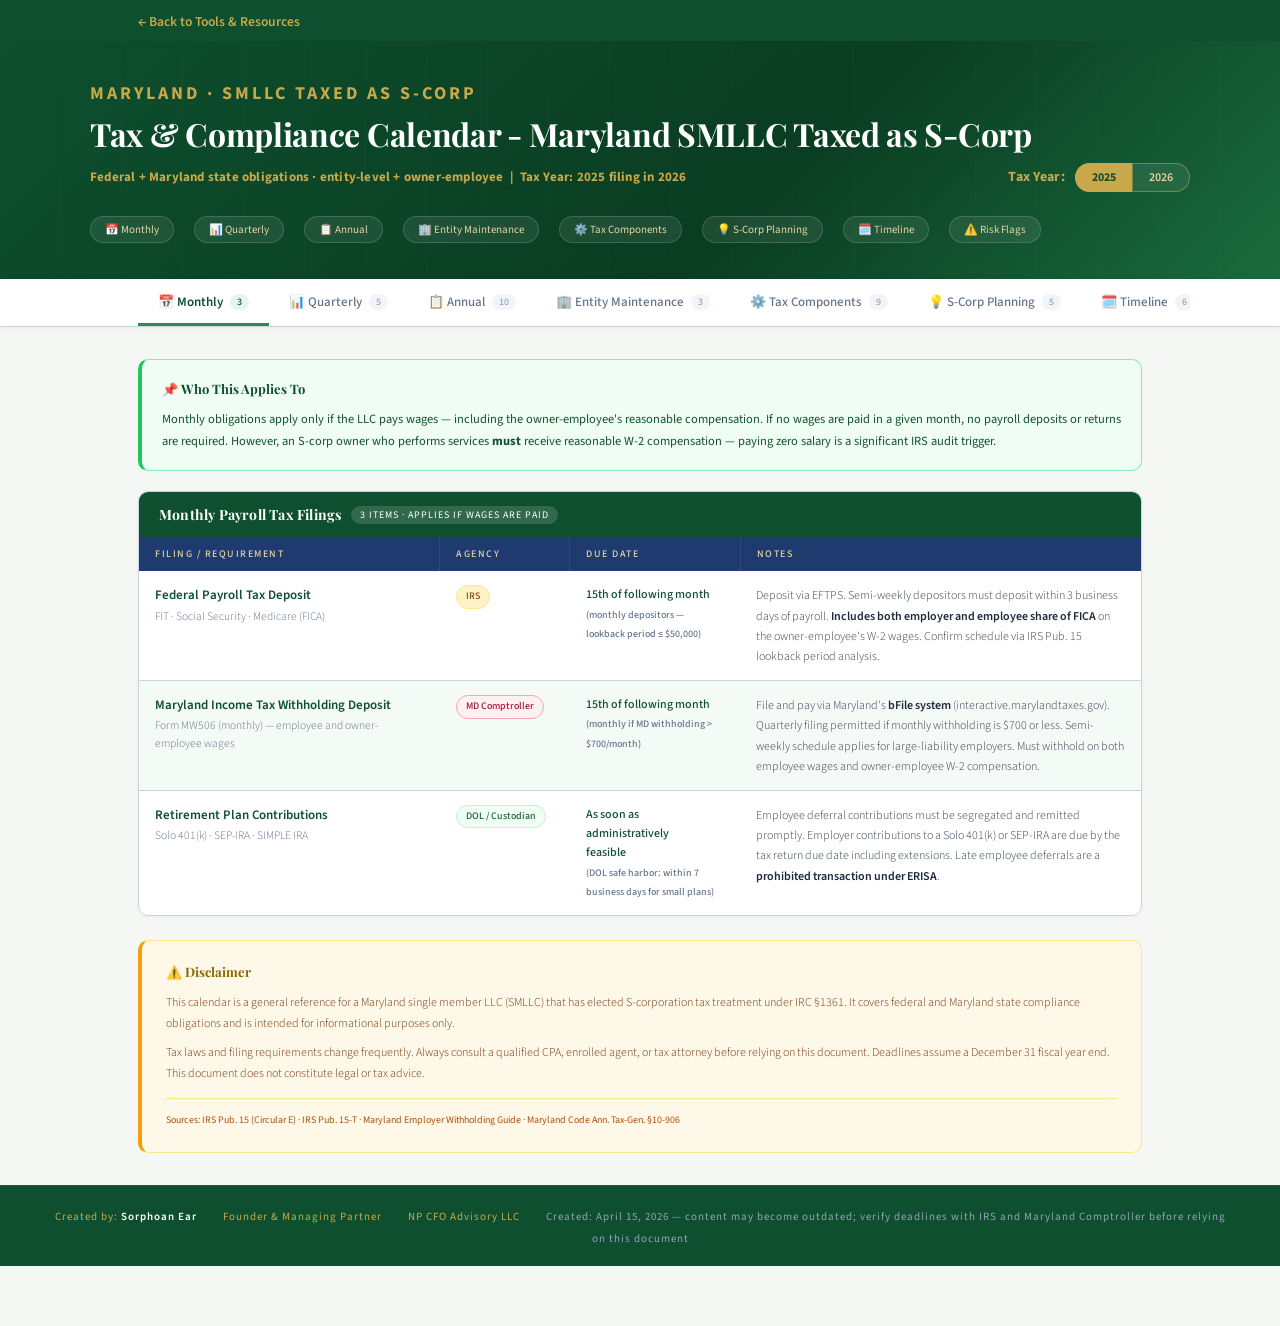
<file: md-compliance-calendar.html>
<!DOCTYPE html>
<html lang="en">
<head>
<meta charset="UTF-8"/>
<!-- Google tag (gtag.js) -->
<script async src="https://www.googletagmanager.com/gtag/js?id=G-R4YENW7ZQH"></script>
<script>
  window.dataLayer = window.dataLayer || [];
  function gtag(){dataLayer.push(arguments);}
  gtag('js', new Date());
  gtag('config', 'G-R4YENW7ZQH');
</script>
<meta name="viewport" content="width=device-width, initial-scale=1.0"/>
<title>Maryland SMLLC / S-Corp Tax Compliance Calendar</title>
<link rel="icon" type="image/png" sizes="512x512" href="/favicon.png">
<link href="https://fonts.googleapis.com/css2?family=Playfair+Display:ital,wght@0,400;0,600;0,700;0,900;1,400&family=Source+Sans+3:wght@300;400;500;600;700&display=swap" rel="stylesheet"/>
<style>
*, *::before, *::after { box-sizing: border-box; margin: 0; padding: 0; }

:root {
  --navy:   #0d4f2e;
  --blue:   #1a6b3e;
  --blue2:  #2d8a57;
  --lblue:  #e8f5ee;
  --xblue:  #f4faf6;
  --white:  #ffffff;
  --off:    #f8fafc;
  --gray:   #f1f5f9;
  --border: #cbd5e1;
  --text:   #1e293b;
  --muted:  #64748b;
  --dim:    #94a3b8;
  --green:  #0d4f2e;
  --lgreen: #f0faf4;
  --amber:  #8a6a00;
  --lamber: #fdf8e8;
  --radius: 10px;
}

body {
  font-family: 'Source Sans 3', sans-serif;
  font-weight: 400;
  background: #f5f7f5;
  color: var(--text);
  min-height: 100vh;
  padding-bottom: 60px;
}

/* ── HEADER ── */
.page-header {
  background: linear-gradient(135deg, #0d4f2e 0%, #0a3d22 60%, #1a6b3e 100%);
  padding: 40px 48px 36px;
  position: relative;
  overflow: hidden;
}
.page-header::before {
  content: '';
  position: absolute;
  inset: 0;
  background: repeating-linear-gradient(
    90deg,
    transparent,
    transparent 60px,
    rgba(255,255,255,0.015) 60px,
    rgba(255,255,255,0.015) 61px
  );
  pointer-events: none;
}
.header-inner { position: relative; max-width: 1100px; margin: 0 auto; }
.header-eyebrow {
  font-family: 'Source Sans 3', sans-serif;
  font-size: 18px;
  letter-spacing: 3px;
  color: #c9a84c;
  text-transform: uppercase;
  margin-bottom: 10px;
  font-weight: 700;
}
.header-title {
  font-family: 'Playfair Display', serif;
  font-size: 32px;
  font-weight: 700;
  color: #fff;
  line-height: 1.15;
  margin-bottom: 10px;
  letter-spacing: -0.3px;
}
.header-sub {
  font-size: 13px;
  color: #c9a84c;
  font-weight: 700;
  letter-spacing: 0.2px;
}
.header-meta {
  display: flex;
  gap: 20px;
  margin-top: 24px;
  flex-wrap: wrap;
}
.meta-pill {
  background: rgba(255,255,255,0.08);
  border: 1px solid rgba(255,255,255,0.15);
  border-radius: 99px;
  padding: 5px 14px;
  font-size: 11px;
  color: #e8d5a0;
  font-family: 'Source Sans 3', sans-serif;
}

/* ── YEAR TOGGLE ── */
.header-sub-row {
  display: flex;
  align-items: center;
  justify-content: space-between;
  flex-wrap: wrap;
  gap: 12px;
}
.yr-toggle {
  display: flex;
  align-items: center;
  gap: 0;
  flex-shrink: 0;
}
.yr-toggle-label {
  font-family: 'Source Sans 3', sans-serif;
  font-size: 14px;
  font-weight: 700;
  color: #c9a84c;
  margin-right: 10px;
  white-space: nowrap;
  letter-spacing: 0.3px;
}
.yr-btn {
  background: rgba(255,255,255,0.08);
  border: 1px solid rgba(201,168,76,0.5);
  padding: 5px 16px;
  font-family: 'Source Sans 3', sans-serif;
  font-size: 12px;
  font-weight: 600;
  color: #e8d5a0;
  cursor: pointer;
  transition: all 0.18s;
  white-space: nowrap;
}
.yr-btn:first-of-type { border-radius: 99px 0 0 99px; border-right: none; }
.yr-btn:last-of-type  { border-radius: 0 99px 99px 0; }
.yr-btn.active { background: #c9a84c; color: #0d4f2e; border-color: #c9a84c; font-weight: 700; }
.yr-btn:hover:not(.active) { background: rgba(255,255,255,0.15); color: #fff; border-color: rgba(201,168,76,0.8); }

/* ── NAV TABS ── */
.nav-wrap {
  background: var(--white);
  border-bottom: 1px solid var(--border);
  position: sticky;
  top: 0;
  z-index: 50;
  box-shadow: 0 1px 8px rgba(0,0,0,0.06);
}
.nav-inner {
  max-width: 1100px;
  margin: 0 auto;
  padding: 0 48px;
  display: flex;
  gap: 0;
  overflow-x: auto;
}
.nav-tab {
  background: none;
  border: none;
  border-bottom: 3px solid transparent;
  padding: 14px 20px 12px;
  font-family: 'Source Sans 3', sans-serif;
  font-size: 13px;
  font-weight: 500;
  color: var(--muted);
  cursor: pointer;
  white-space: nowrap;
  transition: all 0.18s;
  display: flex;
  align-items: center;
  gap: 7px;
}
.nav-tab:hover { color: var(--navy); }
.nav-tab.active { color: var(--navy); border-bottom-color: var(--blue2); font-weight: 600; }
.nav-badge {
  font-family: 'Source Sans 3', sans-serif;
  font-size: 10px;
  background: var(--gray);
  border-radius: 99px;
  padding: 1px 7px;
  color: var(--dim);
}
.nav-tab.active .nav-badge { background: var(--lblue); color: var(--blue); }

/* ── MAIN LAYOUT ── */
.main { max-width: 1100px; margin: 0 auto; padding: 32px 48px; }

/* ── PANEL ── */
.panel { display: none; animation: fadeIn 0.2s ease; }
.panel.active { display: block; }
@keyframes fadeIn { from { opacity: 0; transform: translateY(4px); } to { opacity: 1; transform: translateY(0); } }

/* ── SECTION CARD ── */
.section-card {
  background: var(--white);
  border: 1px solid var(--border);
  border-radius: var(--radius);
  overflow: hidden;
  margin-bottom: 24px;
  box-shadow: 0 1px 4px rgba(0,0,0,0.04);
}
.section-title {
  background: var(--navy);
  color: #fff;
  padding: 13px 20px;
  font-family: 'Playfair Display', serif;
  font-size: 14px;
  font-weight: 700;
  letter-spacing: 0.2px;
  display: flex;
  align-items: center;
  gap: 10px;
}
.section-title .count {
  font-family: 'Source Sans 3', sans-serif;
  font-size: 10px;
  background: rgba(255,255,255,0.15);
  border-radius: 99px;
  padding: 2px 9px;
  font-weight: 400;
  letter-spacing: 1px;
}

/* ── TABLE ── */
.tbl { width: 100%; border-collapse: collapse; }
.tbl-head th {
  background: #1e3a6e;
  color: #e8d5a0;
  font-family: 'Source Sans 3', sans-serif;
  font-size: 10px;
  font-weight: 500;
  letter-spacing: 1.5px;
  text-transform: uppercase;
  padding: 10px 16px;
  text-align: left;
  border-right: 1px solid rgba(255,255,255,0.08);
}
.tbl-head th:last-child { border-right: none; }
.tbl .col-filing { width: 30%; }
.tbl .col-agency { width: 13%; }
.tbl .col-due    { width: 17%; }
.tbl .col-notes  { width: 40%; }

.tbl tbody tr { border-bottom: 1px solid var(--border); transition: background 0.12s; }
.tbl tbody tr:last-child { border-bottom: none; }
.tbl tbody tr:hover { background: #f8fbff; }
.tbl tbody tr.alt { background: var(--xblue); }
.tbl tbody tr.alt:hover { background: #edf5ff; }

.tbl td {
  padding: 14px 16px;
  font-size: 13px;
  vertical-align: top;
  line-height: 1.55;
}
.filing-name {
  font-weight: 600;
  color: var(--navy);
  font-size: 13px;
  margin-bottom: 2px;
}
.filing-sub { font-size: 11.5px; color: var(--muted); font-weight: 300; }
.agency-pill {
  display: inline-block;
  font-family: 'Source Sans 3', sans-serif;
  font-size: 10px;
  font-weight: 500;
  padding: 3px 9px;
  border-radius: 99px;
  white-space: nowrap;
}
/* Federal agencies */
.ag-irs    { background: #fef3c7; color: #92400e; border: 1px solid #fde68a; }
.ag-ssa    { background: #e0f2fe; color: #075985; border: 1px solid #bae6fd; }
.ag-dol    { background: #ede9fe; color: #5b21b6; border: 1px solid #ddd6fe; }
.ag-plan   { background: #f0fdf4; color: #166534; border: 1px solid #bbf7d0; }
/* Maryland agencies */
.ag-mdcomp { background: #fff1f2; color: #9f1239; border: 1px solid #fda4af; }
.ag-sdat   { background: #fdf4ff; color: #701a75; border: 1px solid #e879f9; }
.ag-mddllr { background: #ede9fe; color: #4c1d95; border: 1px solid #c4b5fd; }
.ag-mdocse { background: #fff7ed; color: #9a3412; border: 1px solid #fed7aa; }
.ag-both   { background: #f0f9ff; color: #0c4a6e; border: 1px solid #7dd3fc; }
.ag-planning { background: #f0fdf4; color: #166534; border: 1px solid #86efac; }

.due-date {
  font-family: 'Source Sans 3', sans-serif;
  font-size: 12px;
  font-weight: 500;
  color: var(--navy);
  line-height: 1.6;
}
.notes-text { font-size: 12px; color: #374151; line-height: 1.6; font-weight: 300; }
.notes-text strong { font-weight: 600; color: var(--text); }

/* ── ALERT ROW ── */
.alert-row td { background: #fffbeb !important; }
.alert-row:hover td { background: #fef3c7 !important; }
.alert-label {
  font-family: 'Source Sans 3', sans-serif;
  font-size: 10px;
  font-weight: 500;
  color: #92400e;
  background: #fef3c7;
  border: 1px solid #fde68a;
  border-radius: 99px;
  padding: 2px 9px;
  display: inline-block;
  margin-top: 4px;
}

/* ── PLANNING ROW ── */
.planning-row td { background: #f0fdf4 !important; }
.planning-row:hover td { background: #e6f9ee !important; }
.planning-label {
  font-family: 'Source Sans 3', sans-serif;
  font-size: 10px;
  font-weight: 500;
  color: #166534;
  background: #dcfce7;
  border: 1px solid #86efac;
  border-radius: 99px;
  padding: 2px 9px;
  display: inline-block;
  margin-top: 4px;
}

/* ── TIMELINE ── */
.timeline-grid {
  display: grid;
  grid-template-columns: repeat(3, 1fr);
  gap: 0;
}
.tl-cell {
  padding: 18px 20px;
  border-right: 1px solid var(--border);
  border-bottom: 1px solid var(--border);
}
.tl-cell:nth-child(3n) { border-right: none; }
.tl-cell:nth-last-child(-n+3) { border-bottom: none; }
.tl-cell.alt { background: var(--xblue); }
.tl-month {
  font-family: 'Playfair Display', serif;
  font-size: 13px;
  font-weight: 700;
  color: var(--navy);
  margin-bottom: 8px;
}
.tl-items { list-style: none; }
.tl-items li {
  font-size: 11.5px;
  color: var(--muted);
  padding: 2px 0 2px 12px;
  position: relative;
  line-height: 1.5;
}
.tl-items li::before {
  content: '›';
  position: absolute;
  left: 0;
  color: var(--blue2);
  font-weight: 700;
}
.tl-items li.fed { color: #92400e; }
.tl-items li.fed::before { color: #f59e0b; }
.tl-items li.md { color: #701a75; }
.tl-items li.md::before { color: #a21caf; }

/* ── DISCLAIMER ── */
.disclaimer {
  background: var(--lamber);
  border: 1px solid #fde68a;
  border-left: 4px solid #f59e0b;
  border-radius: var(--radius);
  padding: 22px 24px;
  margin-top: 8px;
}
.disclaimer-title {
  font-family: 'Playfair Display', serif;
  font-size: 13px;
  font-weight: 700;
  color: var(--amber);
  margin-bottom: 12px;
  display: flex;
  align-items: center;
  gap: 8px;
}
.disclaimer-body {
  font-size: 12px;
  color: #78350f;
  line-height: 1.75;
  font-weight: 300;
}
.disclaimer-body p { margin-bottom: 8px; }
.disclaimer-body p:last-child { margin-bottom: 0; }
.disclaimer-sources {
  margin-top: 14px;
  padding-top: 12px;
  border-top: 1px solid #fde68a;
  font-family: 'Source Sans 3', sans-serif;
  font-size: 10px;
  color: #b45309;
  line-height: 1.9;
}

/* ── INFO BOX ── */
.info-box {
  background: #f0fdf4;
  border: 1px solid #86efac;
  border-left: 4px solid #22c55e;
  border-radius: var(--radius);
  padding: 18px 20px;
  margin-bottom: 20px;
  font-size: 12.5px;
  color: #14532d;
  line-height: 1.75;
}
.info-box strong { font-weight: 700; color: #0d4f2e; }
.info-box-title {
  font-family: 'Playfair Display', serif;
  font-size: 13px;
  font-weight: 700;
  color: #0d4f2e;
  margin-bottom: 8px;
}

@media (max-width: 768px) {
  .page-header { padding: 28px 20px 24px; }
  .header-title { font-size: 24px; }
  .nav-inner { padding: 0 16px; }
  .main { padding: 20px 16px; }
  .timeline-grid { grid-template-columns: 1fr; }
  .tl-cell { border-right: none; }
  .tbl .col-notes { display: none; }
}
</style>
</head>
<body>
<div style="background:#0d4f2e;padding:0.6rem 0;">
  <div style="max-width:1100px;margin:0 auto;padding:0 48px;">
    <a href="tools.html" style="color:#c9a84c;font-family:'Source Sans 3',sans-serif;font-size:0.85rem;font-weight:600;text-decoration:none;">← Back to Tools &amp; Resources</a>
  </div>
</div>

<!-- HEADER -->
<div class="page-header">
  <div class="header-inner">
    <div class="header-eyebrow">Maryland · SMLLC Taxed as S-Corp</div>
    <h1 class="header-title">Tax &amp; Compliance Calendar - Maryland SMLLC Taxed as S-Corp</h1>
    <div class="header-sub header-sub-row">
      <span>Federal + Maryland state obligations · entity-level + owner-employee &nbsp;|&nbsp; <span class="yr-val" data-2025="Tax Year: 2025 filing in 2026" data-2026="Tax Year: 2026 filing in 2027">Tax Year: 2025 filing in 2026</span></span>
      <div class="yr-toggle">
        <span class="yr-toggle-label">Tax Year:</span>
        <button class="yr-btn active" data-yr="2025" onclick="setYear('2025')">2025</button>
        <button class="yr-btn"        data-yr="2026" onclick="setYear('2026')">2026</button>
      </div>
    </div>
    <div class="header-meta">
      <span class="meta-pill">📅 Monthly</span>
      <span class="meta-pill">📊 Quarterly</span>
      <span class="meta-pill">📋 Annual</span>
      <span class="meta-pill">🏢 Entity Maintenance</span>
      <span class="meta-pill">⚙️ Tax Components</span>
      <span class="meta-pill">💡 S-Corp Planning</span>
      <span class="meta-pill">🗓️ Timeline</span>
      <span class="meta-pill">⚠️ Risk Flags</span>
    </div>
  </div>
</div>

<!-- NAV -->
<div class="nav-wrap">
  <div class="nav-inner">
    <button class="nav-tab active" data-tab="monthly"    onclick="switchTab('monthly')">    📅 Monthly    <span class="nav-badge">3</span></button>
    <button class="nav-tab"        data-tab="quarterly"  onclick="switchTab('quarterly')">  📊 Quarterly  <span class="nav-badge">5</span></button>
    <button class="nav-tab"        data-tab="annual"     onclick="switchTab('annual')">     📋 Annual     <span class="nav-badge">10</span></button>
    <button class="nav-tab"        data-tab="entity"     onclick="switchTab('entity')">     🏢 Entity Maintenance <span class="nav-badge">3</span></button>
    <button class="nav-tab"        data-tab="components" onclick="switchTab('components')"> ⚙️ Tax Components <span class="nav-badge">9</span></button>
    <button class="nav-tab"        data-tab="planning"   onclick="switchTab('planning')">   💡 S-Corp Planning <span class="nav-badge">5</span></button>
    <button class="nav-tab"        data-tab="timeline"   onclick="switchTab('timeline')">   🗓️ Timeline   <span class="nav-badge">6</span></button>
    <button class="nav-tab"        data-tab="riskflags"  onclick="switchTab('riskflags')">  ⚠️ Risk Flags <span class="nav-badge">7</span></button>
    <button class="nav-tab"        data-tab="yearcompare" onclick="switchTab('yearcompare')">📊 2025 vs 2026 <span class="nav-badge">6</span></button>
  </div>
</div>

<div class="main">

<!-- ════════════════════════════════════════════════════════════
     MONTHLY
════════════════════════════════════════════════════════════ -->
<div class="panel active" id="panel-monthly">
  <div class="info-box">
    <div class="info-box-title">📌 Who This Applies To</div>
    Monthly obligations apply only if the LLC pays wages — including the owner-employee's reasonable compensation. If no wages are paid in a given month, no payroll deposits or returns are required. However, an S-corp owner who performs services <strong>must</strong> receive reasonable W-2 compensation — paying zero salary is a significant IRS audit trigger.
  </div>
  <div class="section-card">
    <div class="section-title">
      Monthly Payroll Tax Filings
      <span class="count">3 ITEMS · APPLIES IF WAGES ARE PAID</span>
    </div>
    <table class="tbl">
      <colgroup>
        <col class="col-filing"/><col class="col-agency"/>
        <col class="col-due"/><col class="col-notes"/>
      </colgroup>
      <thead class="tbl-head">
        <tr><th>Filing / Requirement</th><th>Agency</th><th>Due Date</th><th>Notes</th></tr>
      </thead>
      <tbody>
        <tr>
          <td><div class="filing-name">Federal Payroll Tax Deposit</div><div class="filing-sub">FIT · Social Security · Medicare (FICA)</div></td>
          <td><span class="agency-pill ag-irs">IRS</span></td>
          <td><div class="due-date">15th of following month<br><span style="font-size:10px;color:var(--muted)">(monthly depositors — lookback period ≤ $50,000)</span></div></td>
          <td><span class="notes-text">Deposit via EFTPS. Semi-weekly depositors must deposit within 3 business days of payroll. <strong>Includes both employer and employee share of FICA</strong> on the owner-employee's W-2 wages. Confirm schedule via IRS Pub. 15 lookback period analysis.</span></td>
        </tr>
        <tr class="alt">
          <td><div class="filing-name">Maryland Income Tax Withholding Deposit</div><div class="filing-sub">Form MW506 (monthly) — employee and owner-employee wages</div></td>
          <td><span class="agency-pill ag-mdcomp">MD Comptroller</span></td>
          <td><div class="due-date">15th of following month<br><span style="font-size:10px;color:var(--muted)">(monthly if MD withholding &gt; $700/month)</span></div></td>
          <td><span class="notes-text">File and pay via Maryland's <strong>bFile system</strong> (interactive.marylandtaxes.gov). Quarterly filing permitted if monthly withholding is $700 or less. Semi-weekly schedule applies for large-liability employers. Must withhold on both employee wages and owner-employee W-2 compensation.</span></td>
        </tr>
        <tr>
          <td><div class="filing-name">Retirement Plan Contributions</div><div class="filing-sub">Solo 401(k) · SEP-IRA · SIMPLE IRA</div></td>
          <td><span class="agency-pill ag-plan">DOL / Custodian</span></td>
          <td><div class="due-date">As soon as<br>administratively<br>feasible<br><span style="font-size:10px;color:var(--muted)">(DOL safe harbor: within 7 business days for small plans)</span></div></td>
          <td><span class="notes-text">Employee deferral contributions must be segregated and remitted promptly. Employer contributions to a Solo 401(k) or SEP-IRA are due by the tax return due date including extensions. Late employee deferrals are a <strong>prohibited transaction under ERISA</strong>.</span></td>
        </tr>
      </tbody>
    </table>
  </div>
  <div class="disclaimer">
    <div class="disclaimer-title">⚠️ Disclaimer</div>
    <div class="disclaimer-body">
      <p>This calendar is a general reference for a Maryland single member LLC (SMLLC) that has elected S-corporation tax treatment under IRC §1361. It covers federal and Maryland state compliance obligations and is intended for informational purposes only.</p>
      <p>Tax laws and filing requirements change frequently. Always consult a qualified CPA, enrolled agent, or tax attorney before relying on this document. Deadlines assume a December 31 fiscal year end. This document does not constitute legal or tax advice.</p>
    </div>
    <div class="disclaimer-sources">Sources: IRS Pub. 15 (Circular E) · IRS Pub. 15-T · Maryland Employer Withholding Guide · Maryland Code Ann. Tax-Gen. §10-906</div>
  </div>
</div>

<!-- ════════════════════════════════════════════════════════════
     QUARTERLY
════════════════════════════════════════════════════════════ -->
<div class="panel" id="panel-quarterly">
  <div class="section-card">
    <div class="section-title">
      Quarterly Filings — Federal &amp; Maryland
      <span class="count">5 ITEMS · DUE APR · JUN · SEP · DEC/JAN</span>
    </div>
    <table class="tbl">
      <colgroup><col class="col-filing"/><col class="col-agency"/><col class="col-due"/><col class="col-notes"/></colgroup>
      <thead class="tbl-head">
        <tr><th>Filing / Requirement</th><th>Agency</th><th>Due Date</th><th>Notes</th></tr>
      </thead>
      <tbody>
        <tr>
          <td><div class="filing-name">Form 941</div><div class="filing-sub">Employer's Quarterly Federal Tax Return</div></td>
          <td><span class="agency-pill ag-irs">IRS</span></td>
          <td><div class="due-date">Apr 30 · Jul 31<br>Oct 31 · Jan 31</div></td>
          <td><span class="notes-text">Reports federal income tax withheld plus employer and employee FICA on all wages paid (including owner-employee compensation). A <strong>10-day filing extension</strong> applies if all taxes were deposited timely. E-file strongly recommended. Use Form 944 only if IRS has specifically notified you to do so.</span></td>
        </tr>
        <tr class="alt">
          <td><div class="filing-name">Maryland Withholding Return (MW506)</div><div class="filing-sub">Quarterly Return of Income Tax Withheld</div></td>
          <td><span class="agency-pill ag-mdcomp">MD Comptroller</span></td>
          <td><div class="due-date">Apr 15 · Jul 15<br>Oct 15 · Jan 15<br><span style="font-size:10px;color:var(--muted)">(quarterly filers with ≤ $700/month)</span></div></td>
          <td><span class="notes-text">File via Maryland bFile. Quarterly filers submit MW506 and payment within 15 days after each quarter-end. Annual reconciliation on Form MW508 is due January 31. Retain copies of all W-4s on file for owner-employee and any other employees.</span></td>
        </tr>
        <tr>
          <td><div class="filing-name">Maryland Unemployment Insurance</div><div class="filing-sub">Quarterly Contribution Report — BEACON system</div></td>
          <td><span class="agency-pill ag-mddllr">MD DLLR</span></td>
          <td><div class="due-date">Apr 30 · Jul 31<br>Oct 31 · Jan 31</div></td>
          <td><span class="notes-text">Report and pay Maryland State Unemployment Insurance (SUI) via the <strong>BEACON employer portal</strong> (beacon.labor.maryland.gov). <span class="yr-val" data-2025="2025 taxable wage base: $8,500 per employee." data-2026="2026 taxable wage base: $8,500 per employee (subject to annual DLLR announcement).">2025 taxable wage base: $8,500 per employee.</span> New employer rate: approximately 2.3%–2.6% depending on industry classification and surcharges.</span></td>
        </tr>
        <tr class="alt">
          <td><div class="filing-name">Federal Estimated Tax — Form 1040-ES</div><div class="filing-sub">Owner's individual estimated tax on K-1 income &amp; distributions</div></td>
          <td><span class="agency-pill ag-irs">IRS</span></td>
          <td><div class="due-date">Apr 15 · Jun 15<br>Sep 15 · Jan 15</div></td>
          <td><span class="notes-text">S-corp income flows through to the owner's Form 1040 via Schedule K-1. Pay quarterly estimated taxes on K-1 pass-through income, net of any FICA withheld from W-2 wages. Use the <strong>safe harbor</strong> (100% or 110% of prior-year tax liability, or 90% of current-year liability) to avoid underpayment penalties.</span></td>
        </tr>
        <tr>
          <td><div class="filing-name">Maryland Estimated Tax — Form PV / 510D</div><div class="filing-sub">Owner's MD estimated tax (Form PV) · Entity-level PTE estimate (Form 510D)</div></td>
          <td><span class="agency-pill ag-mdcomp">MD Comptroller</span></td>
          <td><div class="due-date">Apr 15 · Jun 15<br>Sep 15 · <strong>Dec 15</strong><br><span style="font-size:10px;color:var(--muted)">(4th installment Dec 15 — differs from federal)</span></div></td>
          <td><span class="notes-text"><strong>Two separate streams:</strong> (1) Owner pays individual estimated tax (Form PV) on their share of K-1 income. (2) If the PTE Election (Form 511) is made, the entity pays estimated entity-level tax via Form 510D on the same April/June/September/December schedule. Maryland's 4th installment is due <strong>December 15</strong>, not January 15 as with federal.</span></td>
        </tr>
      </tbody>
    </table>
  </div>
  <div class="disclaimer">
    <div class="disclaimer-title">⚠️ Disclaimer</div>
    <div class="disclaimer-body">
      <p>This calendar is a general reference for a Maryland SMLLC with S-corp election. Quarterly due dates shown assume a December 31 fiscal year end. Maryland withholding frequency (monthly vs. quarterly) is determined by your accumulated liability — confirm your classification with the Maryland Comptroller.</p>
      <p>Tax laws change frequently. Always consult a qualified CPA or tax attorney. This document does not constitute legal or tax advice.</p>
    </div>
    <div class="disclaimer-sources">Sources: IRS Form 941 Instructions · IRS Form 1040-ES Instructions · Maryland DLLR BEACON Guide · Maryland Comptroller bFile · Maryland Code Ann. Tax-Gen. §10-315</div>
  </div>
</div>

<!-- ════════════════════════════════════════════════════════════
     ANNUAL
════════════════════════════════════════════════════════════ -->
<div class="panel" id="panel-annual">
  <div class="section-card">
    <div class="section-title">
      Annual Tax Filings — Entity &amp; Owner
      <span class="count">10 ITEMS</span>
    </div>
    <table class="tbl">
      <colgroup><col class="col-filing"/><col class="col-agency"/><col class="col-due"/><col class="col-notes"/></colgroup>
      <thead class="tbl-head">
        <tr><th>Filing / Requirement</th><th>Agency</th><th>Due Date</th><th>Notes</th></tr>
      </thead>
      <tbody>
        <tr>
          <td><div class="filing-name">Form 1120-S</div><div class="filing-sub">U.S. Income Tax Return for an S-Corporation</div></td>
          <td><span class="agency-pill ag-irs">IRS</span></td>
          <td><div class="due-date"><strong>March 16, 2026</strong><br><span style="font-size:10px;color:var(--muted)">(March 15 falls on Sunday in 2026 → moves to Monday Mar 16 · extension to Sep 15 via Form 7004)</span></div></td>
          <td><span class="notes-text">The primary annual tax return for the S-corp. Reports total income, deductions, and owner's pro-rata share. Generates Schedule K-1 (Form 1120-S) for the owner. <strong>Must be filed even if no taxable income.</strong> Extension Form 7004 grants 6 additional months (to Sep 15 for calendar year filers). Late filing penalty: $235/month per shareholder (2025 rate; adjusted annually for inflation — verify current rate at IRS.gov each filing season).</span></td>
        </tr>
        <tr class="alt">
          <td><div class="filing-name">Maryland Form 510 or 511</div><div class="filing-sub">Pass-Through Entity Income Tax Return · PTE Election</div></td>
          <td><span class="agency-pill ag-mdcomp">MD Comptroller</span></td>
          <td><div class="due-date">March 15<br><span style="font-size:10px;color:var(--muted)">(extension to Oct 15 via Form 510E)</span></div></td>
          <td><span class="notes-text"><strong>Form 510:</strong> Standard Maryland PTE return. Reports Maryland-source income for each owner and withholds Maryland tax for nonresident owners. <strong>Form 511:</strong> Filed instead of 510 if the entity makes the Maryland PTE Election — entity pays tax at 8% (resident) or 8.25% (nonresident corporate). Extension Form 510E grants 7 months to October 15. Must pay 100% of tax with extension request to avoid penalties.</span></td>
        </tr>
        <tr>
          <td><div class="filing-name">Schedule K-1 (Form 1120-S)</div><div class="filing-sub">Shareholder's Share of Income — to owner</div></td>
          <td><span class="agency-pill ag-irs">IRS</span></td>
          <td><div class="due-date">By Form 1120-S<br>due date<br>(March 15 or extension)</div></td>
          <td><span class="notes-text">Issued by the S-corp to the single owner. Shows the owner's 100% share of income, deductions, credits, and distributions. The owner uses this to complete their Form 1040, Schedule E. <strong>K-1 income is not subject to self-employment tax</strong> — a key advantage of the S-corp election over a disregarded entity or sole proprietorship.</span></td>
        </tr>
        <tr class="alt">
          <td><div class="filing-name">Form W-2</div><div class="filing-sub">Wage &amp; Tax Statement — Owner-Employee</div></td>
          <td><span class="agency-pill ag-both">IRS / SSA</span></td>
          <td><div class="due-date">January 31</div></td>
          <td><span class="notes-text">The owner-employee must be on payroll and receive a W-2 reflecting <strong>reasonable compensation</strong> for services rendered. S-corp must withhold and match FICA on this amount. Furnish W-2 to owner and file with SSA by January 31. Failure to pay reasonable compensation is a leading IRS audit trigger for S-corps.</span></td>
        </tr>
        <tr>
          <td><div class="filing-name">Form W-3</div><div class="filing-sub">Transmittal of Wage &amp; Tax Statements — to SSA</div></td>
          <td><span class="agency-pill ag-both">SSA</span></td>
          <td><div class="due-date">January 31</div></td>
          <td><span class="notes-text">Summary transmittal accompanying all W-2s filed with SSA. Same due date as W-2s. File electronically via SSA Business Services Online. Required even for a single-employee (owner-employee) filing.</span></td>
        </tr>
        <tr class="alt">
          <td><div class="filing-name">Form 1099-NEC</div><div class="filing-sub">Nonemployee Compensation — contractors ≥ $600</div></td>
          <td><span class="agency-pill ag-irs">IRS</span></td>
          <td><div class="due-date">January 31</div></td>
          <td><span class="notes-text">Required for each unincorporated contractor paid $600 or more during the tax year. Furnish to recipient and file with IRS by January 31. Collect Form W-9 from each contractor before first payment. <strong>E-filing required if filing 10 or more total information returns.</strong></span></td>
        </tr>
        <tr>
          <td><div class="filing-name">Form 940</div><div class="filing-sub">Employer's Annual Federal Unemployment Tax Return (FUTA)</div></td>
          <td><span class="agency-pill ag-irs">IRS</span></td>
          <td><div class="due-date">January 31<br><span style="font-size:10px;color:var(--muted)">(or Feb 10 if all FUTA taxes deposited timely)</span></div></td>
          <td><span class="notes-text">FUTA applies to the first $7,000 of each employee's wages at 6% federal rate, offset by a credit of up to 5.4% for timely Maryland SUI payments — resulting in an effective federal rate of <strong>0.6%</strong>. Applies to owner-employee wages. Deposit FUTA taxes quarterly if FUTA liability exceeds $500.</span></td>
        </tr>
        <tr class="alt">
          <td><div class="filing-name">Maryland Form MW508</div><div class="filing-sub">Annual Employer Withholding Reconciliation Return</div></td>
          <td><span class="agency-pill ag-mdcomp">MD Comptroller</span></td>
          <td><div class="due-date">January 31</div></td>
          <td><span class="notes-text">Reconciles all Maryland income tax withheld during the year against quarterly MW506 filings. File via Maryland bFile. Attach W-2 and 1099 data as required. Failure to reconcile can trigger matching notices from the Maryland Comptroller.</span></td>
        </tr>
        <tr>
          <td><div class="filing-name">Form 1040 with Schedule E</div><div class="filing-sub">Owner's Individual Federal Income Tax Return</div></td>
          <td><span class="agency-pill ag-irs">IRS</span></td>
          <td><div class="due-date">April 15<br><span style="font-size:10px;color:var(--muted)">(extension to Oct 15 via Form 4868)</span></div></td>
          <td><span class="notes-text">The owner reports W-2 wages on Line 1 and K-1 pass-through income on Schedule E. No self-employment tax on K-1 distributions. Owner also reports any Maryland PTE credit here. <strong>Note:</strong> An extension of Form 1040 does NOT extend payment — any taxes owed must be estimated and paid by April 15.</span></td>
        </tr>
        <tr class="alt">
          <td><div class="filing-name">Maryland Form 502</div><div class="filing-sub">Owner's Maryland Individual Income Tax Return</div></td>
          <td><span class="agency-pill ag-mdcomp">MD Comptroller</span></td>
          <td><div class="due-date">April 15<br><span style="font-size:10px;color:var(--muted)">(extension to Oct 15 via Form 502E)</span></div></td>
          <td><span class="notes-text">Maryland conforms to federal S-corp treatment. The owner reports W-2 wages and K-1 income on Form 502. Maryland income tax rates range from 2% to <strong>5.75%</strong> on ordinary income, plus a local/county tax of <strong>2.25% to 3.2%</strong> depending on county of residence. If PTE Election was made, owner claims entity-level tax as a credit on Form 502CR.</span></td>
        </tr>
      </tbody>
    </table>
  </div>
  <div class="disclaimer">
    <div class="disclaimer-title">⚠️ Disclaimer</div>
    <div class="disclaimer-body">
      <p>This calendar is a general reference for a Maryland SMLLC with S-corp election for the 2025 tax year (filed in 2026). Deadlines assume a December 31 fiscal year end. Deadlines falling on a weekend or federal holiday move to the next business day.</p>
      <p>S-corp compliance involves both entity-level and owner-level filings. Missing either layer can result in penalties or a lapse in S-corp status. Tax laws change frequently — consult a qualified CPA or tax attorney. This document does not constitute legal or tax advice.</p>
    </div>
    <div class="disclaimer-sources">Sources: IRC §1361–1379 · IRS Form 1120-S Instructions · IRS Form 1040-ES Instructions · IRS Pub. 589 · Maryland Tax-Gen. §10-102.1 (PTE Election) · Maryland Comptroller PTE FAQs · IRS Rev. Rul. 2008-23 (reasonable compensation)</div>
  </div>
</div>

<!-- ════════════════════════════════════════════════════════════
     ENTITY MAINTENANCE
════════════════════════════════════════════════════════════ -->
<div class="panel" id="panel-entity">
  <div class="info-box">
    <div class="info-box-title">📌 Note on Entity Structure</div>
    The LLC legal entity remains intact after an S-corp tax election — only the <em>tax treatment</em> changes. The LLC must continue to maintain its Maryland registration, file its annual report, and comply with all state business requirements independently of the tax filing obligations.
  </div>
  <div class="section-card">
    <div class="section-title">
      Entity Maintenance — Maryland State Requirements
      <span class="count">3 ITEMS · ANNUAL</span>
    </div>
    <table class="tbl">
      <colgroup><col class="col-filing"/><col class="col-agency"/><col class="col-due"/><col class="col-notes"/></colgroup>
      <thead class="tbl-head">
        <tr><th>Filing / Requirement</th><th>Agency</th><th>Due Date</th><th>Notes</th></tr>
      </thead>
      <tbody>
        <tr>
          <td><div class="filing-name">Maryland Annual Report</div><div class="filing-sub">LLC Annual Report — Required for all Maryland LLCs</div></td>
          <td><span class="agency-pill ag-sdat">MD SDAT</span></td>
          <td><div class="due-date">April 15<br><span style="font-size:10px;color:var(--muted)">(each year · no extension available)</span></div></td>
          <td><span class="notes-text">Required annually for all Maryland LLCs. Filing fee: <strong>$300</strong>. File online at Maryland Business Express (businessexpress.maryland.gov). Failure to file results in <strong>forfeiture of the LLC's charter</strong> — which could be used by creditors to pierce the liability veil. Late reinstatement requires payment of all back fees plus a $300 penalty per year missed.</span></td>
        </tr>
        <tr class="alt">
          <td><div class="filing-name">Personal Property Return</div><div class="filing-sub">Maryland Business Personal Property Return (Form 1)</div></td>
          <td><span class="agency-pill ag-sdat">MD SDAT</span></td>
          <td><div class="due-date">April 15<br><span style="font-size:10px;color:var(--muted)">(filed with Annual Report · no extension)</span></div></td>
          <td><span class="notes-text">Filed simultaneously with the Annual Report. Discloses all personal property (furniture, computers, equipment) owned by the LLC and located in Maryland. If the LLC owns no personal property, file a "no personal property" declaration. SDAT uses this to assess county-level business personal property tax. <strong>Penalty: $500 + taxes + interest</strong> for failure to file.</span></td>
        </tr>
        <tr>
          <td><div class="filing-name">New Hire Reporting</div><div class="filing-sub">Maryland Office of Child Support — each new hire or re-hire</div></td>
          <td><span class="agency-pill ag-mdocse">MD OCSE</span></td>
          <td><div class="due-date">Within 20 days<br>of hire or re-hire</div></td>
          <td><span class="notes-text">Required for every new employee and re-hired employee, including the owner-employee if they are returning to payroll. Report via BEACON or the Maryland New Hire Registry at marylandtaxes.gov. Provides employer name, address, EIN, and employee name, address, and SSN. Penalty: $20–$500 per failure to report.</span></td>
        </tr>
      </tbody>
    </table>
  </div>
  <div class="disclaimer">
    <div class="disclaimer-title">⚠️ Disclaimer</div>
    <div class="disclaimer-body">
      <p>Maryland LLC entity maintenance requirements exist independently of tax filing obligations. Failure to file the Annual Report can result in forfeiture of the LLC charter regardless of whether tax returns are current. Always verify current fees and procedures at businessexpress.maryland.gov.</p>
      <p>This document does not constitute legal or tax advice. Consult a Maryland attorney or CPA for guidance on your specific situation.</p>
    </div>
    <div class="disclaimer-sources">Sources: Maryland Corporations &amp; Associations Code Ann. §4A-913 · MD SDAT Annual Report Instructions · Maryland OCSE New Hire Reporting · Maryland Code Ann. Tax-Prop. §7-103</div>
  </div>
</div>

<!-- ════════════════════════════════════════════════════════════
     TAX COMPONENTS
════════════════════════════════════════════════════════════ -->
<div class="panel" id="panel-components">
  <div class="section-card">
    <div class="section-title">
      Key Tax Components — Rates, Wage Bases &amp; Applicability
      <span class="count">9 ITEMS · <span class="yr-val" data-2025="2025 RATES" data-2026="2026 RATES">2025 RATES</span></span>
    </div>
    <table class="tbl">
      <colgroup><col style="width:28%"/><col style="width:22%"/><col style="width:22%"/><col style="width:28%"/></colgroup>
      <thead class="tbl-head">
        <tr><th>Tax / Component</th><th>Paid By</th><th><span class="yr-val" data-2025="2025 Rate / Wage Base" data-2026="2026 Rate / Wage Base">2025 Rate / Wage Base</span></th><th>Notes</th></tr>
      </thead>
      <tbody>
        <tr>
          <td><div class="filing-name">Federal Income Tax (Pass-Through)</div><div class="filing-sub">Form 1040 — Schedule E, K-1 income</div></td>
          <td><span class="notes-text">Owner (individual)</span></td>
          <td><div class="due-date" style="font-size:12px">Based on owner's 1040 brackets<br><span style="font-size:10px;color:var(--muted)">10%–37%</span></div></td>
          <td><span class="notes-text">S-corp income flows to the owner's Form 1040. No entity-level federal income tax on the S-corp itself. K-1 distributions are <strong>not subject to self-employment tax</strong> — only W-2 wages are subject to FICA.</span></td>
        </tr>
        <tr class="alt">
          <td><div class="filing-name">Social Security Tax (FICA)</div><div class="filing-sub">On W-2 wages only — not on K-1 distributions</div></td>
          <td><span class="notes-text">Employer + Employee (6.2% each)</span></td>
          <td><div class="due-date" style="font-size:12px"><span class="yr-val" data-2025="Wage base: $176,100" data-2026="Wage base: $184,500">Wage base: $176,100</span></div></td>
          <td><span class="notes-text">Combined 12.4% rate split equally between the S-corp (as employer) and the owner-employee. Applies only to W-2 wages, not S-corp distributions. This FICA savings on distributions is a primary reason to elect S-corp status.</span></td>
        </tr>
        <tr>
          <td><div class="filing-name">Medicare Tax (FICA)</div><div class="filing-sub">On W-2 wages · Additional tax on high income</div></td>
          <td><span class="notes-text">Employer + Employee (1.45% each)</span></td>
          <td><div class="due-date" style="font-size:12px">No wage base limit<br><span style="font-size:10px;color:var(--muted)">Additional 0.9% on employee wages &gt; $200,000</span></div></td>
          <td><span class="notes-text">No wage cap. The additional 0.9% is withheld from employee only — no employer match on the additional Medicare. <strong>Note:</strong> Net Investment Income Tax (NIIT) of 3.8% may apply to S-corp income if owner is a passive investor — actively working owners generally are not subject to NIIT on S-corp income.</span></td>
        </tr>
        <tr class="alt">
          <td><div class="filing-name">Federal Unemployment Tax (FUTA)</div><div class="filing-sub">Form 940 · First $7,000 per employee</div></td>
          <td><span class="notes-text">Employer only</span></td>
          <td><div class="due-date" style="font-size:12px">0.6% effective rate<br><span style="font-size:10px;color:var(--muted)">(after 5.4% MD SUI credit on $7,000/employee)</span></div></td>
          <td><span class="notes-text">Gross FUTA rate is 6% on first $7,000 of wages per employee. A 5.4% credit applies if Maryland SUI is paid in full and on time, reducing the effective rate to <strong>0.6% ($42 per employee per year max)</strong>. Applies to owner-employee wages. Deposit if quarterly liability exceeds $500.</span></td>
        </tr>
        <tr>
          <td><div class="filing-name">Maryland Income Tax (Pass-Through)</div><div class="filing-sub">Owner's Form 502 — K-1 income + W-2 wages</div></td>
          <td><span class="notes-text">Owner (individual)</span></td>
          <td><div class="due-date" style="font-size:12px">2% – 5.75%<br><span style="font-size:10px;color:var(--muted)">Graduated; top rate applies above $250,000</span></div></td>
          <td><span class="notes-text">Maryland income tax is graduated: 2% up to $1,000; 3% up to $2,000; 4% up to $3,000; 4.75% up to $100,000; 5% up to $125,000; 5.25% up to $150,000; 5.5% up to $250,000; <strong>5.75% above $250,000</strong>. Maryland conforms to federal S-corp pass-through treatment.</span></td>
        </tr>
        <tr class="alt">
          <td><div class="filing-name">Maryland Local / County Income Tax</div><div class="filing-sub">Assessed on owner's Maryland taxable income</div></td>
          <td><span class="notes-text">Owner (individual)</span></td>
          <td><div class="due-date" style="font-size:12px">2.25% – 3.20%<br><span style="font-size:10px;color:var(--muted)">Based on county of residence</span></div></td>
          <td><span class="notes-text">Maryland counties and Baltimore City levy a local income tax (piggyback tax) on top of state income tax. Rates in 2025: Baltimore City 3.2% · Prince George's 3.2% · Montgomery 3.2% · Anne Arundel 2.81% · Howard 3.2% · Frederick 2.96% · Baltimore County 2.83% · Carroll, Wicomico, Worcester 2.25%. Collected by the state and remitted to the locality.</span></td>
        </tr>
        <tr>
          <td><div class="filing-name">Maryland State Unemployment Insurance (SUI)</div><div class="filing-sub">BEACON portal — quarterly</div></td>
          <td><span class="notes-text">Employer only</span></td>
          <td><div class="due-date" style="font-size:12px"><span class="yr-val" data-2025="Wage base: $8,500 · New employer: ~2.3%–2.6%" data-2026="Wage base: $8,500 · Rate TBD by DLLR">Wage base: $8,500 · New employer: ~2.3%–2.6%</span></div></td>
          <td><span class="notes-text">Maryland has one of the lowest SUI taxable wage bases in the country at $8,500. New employer rate typically includes a base rate plus fund balance surcharges. Experience rates improve after 3 full years of payroll. The owner-employee's wages are subject to SUI unless the LLC qualifies for an exemption.</span></td>
        </tr>
        <tr class="alt">
          <td><div class="filing-name">Maryland PTE Election — Optional Entity Tax</div><div class="filing-sub">Form 511 · SALT deduction workaround</div></td>
          <td><span class="notes-text">Entity (S-corp) — optional</span></td>
          <td><div class="due-date" style="font-size:12px">8% resident · 8.25% nonresident corporate<br><span style="font-size:10px;color:var(--muted)">Tax paid at entity level; credit passes to owner</span></div></td>
          <td><span class="notes-text">Maryland enacted the PTE Election (effective 2020) as a workaround to the federal $10,000 SALT deduction cap. The entity pays Maryland tax at the entity level; the owner receives a dollar-for-dollar credit on their Form 502. The entity-level tax is deductible on the federal Form 1120-S. <strong>Election must be made annually and is irrevocable once made for that year.</strong></span></td>
        </tr>
        <tr class="planning-row">
          <td>
            <div class="filing-name">Retirement Plan Contribution Limits</div>
            <div class="filing-sub">Solo 401(k) · SEP-IRA · SIMPLE IRA</div>
            <div class="planning-label">Planning Opportunity</div>
          </td>
          <td><span class="notes-text">Owner-employee (participant)</span></td>
          <td><div class="due-date" style="font-size:12px"><span class="yr-val" data-2025="Solo 401(k): $70,000 total (employee + employer) · Employee deferral: $23,500 · Catch-up (50+): $7,500 · SEP-IRA: 25% of W-2 wages up to $70,000" data-2026="Solo 401(k): $71,000 total · Employee deferral: $24,500 · Catch-up (50+): $8,000 · SEP-IRA: 25% of W-2 wages up to $71,000">Solo 401(k): $70,000 total (employee + employer) · Employee deferral: $23,500 · Catch-up (50+): $7,500</span></div></td>
          <td><span class="notes-text">S-corp owners may contribute to a Solo 401(k) both as an employee (elective deferral) and as the employer (profit-sharing up to 25% of W-2 wages). <strong>Reasonable compensation is the basis for employer profit-sharing contributions</strong> — higher W-2 wages allow larger employer contributions. Employee deferrals reduce federal AGI. Contribute by tax return due date including extensions.</span></td>
        </tr>
      </tbody>
    </table>
  </div>
  <div class="disclaimer">
    <div class="disclaimer-title">⚠️ Disclaimer</div>
    <div class="disclaimer-body">
      <p>Tax rates and wage bases are subject to annual adjustment. Maryland local tax rates may change. Always verify current rates with the Maryland Comptroller and IRS before filing. This document does not constitute legal or tax advice.</p>
    </div>
    <div class="disclaimer-sources">Sources: IRS Rev. Proc. 2024-61 · IRS Notice 2024-80 · Maryland Tax-Gen. §10-102.1 · Maryland Comptroller Local Tax Rates Table (2025) · Maryland DLLR SUI Rate Chart · Maryland Code Ann. Tax-Gen. §8-101</div>
  </div>
</div>

<!-- ════════════════════════════════════════════════════════════
     S-CORP PLANNING
════════════════════════════════════════════════════════════ -->
<div class="panel" id="panel-planning">
  <div class="info-box">
    <div class="info-box-title">💡 Advisory Notes — S-Corp Planning Considerations</div>
    These are key structural and planning considerations specific to an SMLLC taxed as an S-corp in Maryland. These are not filing deadlines but ongoing decisions that affect your tax liability and compliance risk profile.
  </div>
  <div class="section-card">
    <div class="section-title">
      S-Corp Tax Planning &amp; Structural Considerations
      <span class="count">5 ITEMS · ONGOING ADVISORY NOTES</span>
    </div>
    <table class="tbl">
      <colgroup><col style="width:28%"/><col style="width:15%"/><col style="width:57%"/></colgroup>
      <thead class="tbl-head">
        <tr><th>Planning Area</th><th>Priority</th><th>Analysis &amp; Guidance</th></tr>
      </thead>
      <tbody>
        <tr class="alert-row">
          <td>
            <div class="filing-name">Reasonable Compensation (W-2 Salary)</div>
            <div class="filing-sub">IRC §3121 · IRS Rev. Rul. 74-44</div>
            <div class="alert-label">⚠️ Highest IRS Audit Risk</div>
          </td>
          <td><span style="color:#b91c1c;font-weight:700;font-size:12px;">Critical</span></td>
          <td><span class="notes-text">The IRS requires S-corp shareholder-employees to receive reasonable compensation before taking tax-free distributions. Reasonable comp is what you would pay a third party to perform the same services. <strong>Factors include:</strong> industry compensation data, time and effort, duties performed, gross receipts, and distributions paid. Paying zero or nominal salary while taking large distributions triggers IRS reclassification — converting distributions to wages retroactively and assessing FICA + penalties. <strong>Best practice (IRS-recommended for audit defense):</strong> Prepare and retain a <em>contemporaneous written "Reasonable Compensation" study or memo</em> each year before setting your salary. The memo should cite comparable market data (e.g., BLS wage surveys, RCReports, or similar), describe your specific duties and hours, and record the board/manager resolution approving the salary. This documentation is your primary defense if audited — verbal rationale or after-the-fact justification carries far less weight. The IRS has flagged S-corp officer compensation as a high-priority enforcement area for 2026.</span></td>
        </tr>
        <tr class="alt">
          <td>
            <div class="filing-name">S-Corp vs. Disregarded Entity Break-Even Analysis</div>
            <div class="filing-sub">FICA savings vs. added compliance costs</div>
          </td>
          <td><span style="color:#0d4f2e;font-weight:700;font-size:12px;">Annual Review</span></td>
          <td><span class="notes-text">The S-corp election saves self-employment tax (15.3%) on distributions above the reasonable compensation amount. However, it adds compliance costs: Form 1120-S preparation, payroll processing, quarterly payroll tax deposits, and Maryland Form 510/511. <strong>General rule of thumb:</strong> S-corp election becomes cost-effective when net profit exceeds $40,000–$60,000 per year above reasonable compensation. Review annually with your CPA as income levels and tax rates change. If net income drops, consider revoking the S-corp election.</span></td>
        </tr>
        <tr>
          <td>
            <div class="filing-name">Maryland PTE Election — SALT Workaround</div>
            <div class="filing-sub">Form 511 · Annual irrevocable election</div>
            <div class="planning-label">✓ Tax Savings Opportunity</div>
          </td>
          <td><span style="color:#0d4f2e;font-weight:700;font-size:12px;">Evaluate Annually</span></td>
          <td><span class="notes-text">Maryland's PTE Election (effective tax year 2020) allows the S-corp to pay Maryland income tax at the entity level (8% for resident owners), which is <strong>fully deductible on the federal return (Form 1120-S)</strong> — bypassing the $10,000 federal SALT deduction cap. The owner receives a credit on their Maryland Form 502 to eliminate double taxation. For Maryland residents with significant S-corp income, this election typically produces a net federal tax savings equal to the owner's federal marginal rate applied to the Maryland tax paid by the entity. <strong>The election is irrevocable for the year once made</strong> — evaluate carefully before filing Form 510D (first estimated payment) for the year.</span></td>
        </tr>
        <tr class="alt">
          <td>
            <div class="filing-name">S-Corp Election Validity &amp; Maintenance</div>
            <div class="filing-sub">IRC §1362 · Form 2553 · one-class-of-stock rule</div>
          </td>
          <td><span style="color:#92400e;font-weight:700;font-size:12px;">Ongoing</span></td>
          <td><span class="notes-text">An S-corp election can be inadvertently terminated if the entity violates S-corp eligibility requirements. <strong>Key rules to maintain:</strong> (1) Only one class of stock (no preferred equity or disproportionate distributions); (2) 100 or fewer shareholders; (3) Only eligible shareholders (U.S. citizens/residents — no corporations, partnerships, or most trusts); (4) Only one class of ownership interest. For a SMLLC, the single-owner structure naturally satisfies most rules, but any future addition of a second member or equity sharing arrangement must be reviewed. An inadvertent termination requires an IRS private letter ruling to reinstate — a costly process.</span></td>
        </tr>
        <tr>
          <td>
            <div class="filing-name">Basis Tracking &amp; Loss Limitations</div>
            <div class="filing-sub">IRC §1366–1368 · at-risk rules</div>
            <div class="planning-label">✓ Prevents Surprise Tax Bills</div>
          </td>
          <td><span style="color:#0d4f2e;font-weight:700;font-size:12px;">Annual</span></td>
          <td><span class="notes-text">S-corp shareholders may only deduct losses to the extent of their basis in stock and debt. Unlike partnerships, S-corp shareholders <strong>do not get basis from entity-level liabilities</strong> — basis is limited to capital contributions and direct loans from the shareholder to the entity. Distributions in excess of basis are treated as capital gain. Track basis on a Form 7203 (required with Form 1040 if losses are claimed, stock basis is reduced by distributions, or prior-year losses were suspended). Proper basis tracking avoids unexpected capital gains on tax-free distributions.</span></td>
        </tr>
      </tbody>
    </table>
  </div>
  <div class="disclaimer">
    <div class="disclaimer-title">⚠️ Disclaimer</div>
    <div class="disclaimer-body">
      <p>The planning notes above are general advisory information only and do not constitute tax, legal, or financial advice specific to your situation. The decision to make or maintain an S-corp election involves many factors specific to each taxpayer's circumstances. Always work with a qualified CPA or tax attorney before implementing planning strategies.</p>
    </div>
    <div class="disclaimer-sources">Sources: IRC §1361–1379 · IRS Rev. Rul. 74-44 · IRS Form 7203 Instructions · Maryland Tax-Gen. §10-102.1 · IRS Notice 2005-91 · IRS S-Corp Audit Techniques Guide</div>
  </div>
</div>

<!-- ════════════════════════════════════════════════════════════
     TIMELINE
════════════════════════════════════════════════════════════ -->
<div class="panel" id="panel-timeline">
  <div class="info-box">
    <strong style="color:#0d4f2e;">Color legend:</strong>
    &nbsp;<span style="color:#92400e;font-weight:600;">Amber text</span> = Federal filing &nbsp;·&nbsp;
    <span style="color:#701a75;font-weight:600;">Purple text</span> = Maryland state filing
  </div>
  <div class="section-card">
    <div class="section-title">
      Annual Compliance Timeline — Calendar Year
      <span class="count">KEY FILING PERIODS</span>
    </div>
    <div class="timeline-grid">
      <div class="tl-cell">
        <div class="tl-month">January</div>
        <ul class="tl-items">
          <li class="fed">Form 941 Q4 (due Jan 31)</li>
          <li class="fed">Form 940 — FUTA annual (Jan 31)</li>
          <li class="fed">W-2 to owner-employee &amp; SSA (Jan 31)</li>
          <li class="fed">W-3 to SSA (Jan 31)</li>
          <li class="fed">1099-NEC to contractors &amp; IRS (Jan 31)</li>
          <li class="md">MD MW508 annual reconciliation (Jan 31)</li>
          <li class="md">MD SUI quarterly Q4 (Jan 31)</li>
          <li class="md">MD MW506 Q4 quarterly filers (Jan 15)</li>
        </ul>
      </div>
      <div class="tl-cell alt">
        <div class="tl-month">March</div>
        <ul class="tl-items">
          <li class="fed">Form 1120-S — S-Corp return (<strong>Mar 16, 2026</strong>)</li>
          <li class="md">MD Form 510 or 511 — PTE return (Mar 16, 2026)</li>
          <li class="fed">Schedule K-1 issued to owner (Mar 16, 2026)</li>
          <li style="font-size:11px;color:var(--dim);">Mar 15 falls on Sunday → moves to Mon Mar 16</li>
          <li style="font-size:11px;color:var(--dim);">Or extend via Form 7004 / 510E</li>
        </ul>
      </div>
      <div class="tl-cell">
        <div class="tl-month">April</div>
        <ul class="tl-items">
          <li class="fed">Form 941 Q1 (due Apr 30)</li>
          <li class="fed">Federal estimated tax Q1 (Apr 15)</li>
          <li class="fed">Form 1040 — owner's return (Apr 15)</li>
          <li class="md">MD Form 502 — owner's return (Apr 15)</li>
          <li class="md">MD Annual Report + Personal Property (Apr 15)</li>
          <li class="md">MD PTE estimated (510D) Q1 (Apr 15)</li>
          <li class="md">MD SUI quarterly Q1 (Apr 30)</li>
          <li class="md">MD MW506 Q1 quarterly filers (Apr 15)</li>
        </ul>
      </div>
      <div class="tl-cell alt">
        <div class="tl-month">June</div>
        <ul class="tl-items">
          <li class="fed">Federal estimated tax Q2 (Jun 15)</li>
          <li class="md">MD estimated tax Q2 (Jun 15)</li>
          <li class="md">MD PTE estimated (510D) Q2 (Jun 15)</li>
        </ul>
      </div>
      <div class="tl-cell">
        <div class="tl-month">July – October</div>
        <ul class="tl-items">
          <li class="fed">Form 941 Q2 (due Jul 31)</li>
          <li class="md">MD SUI quarterly Q2 (Jul 31)</li>
          <li class="md">MD MW506 Q2 quarterly filers (Jul 15)</li>
          <li class="fed">Federal estimated tax Q3 (Sep 15)</li>
          <li class="md">MD estimated tax Q3 (Sep 15)</li>
          <li class="md">MD PTE estimated (510D) Q3 (Sep 15)</li>
          <li class="fed">Form 1120-S extended return (Sep 15)</li>
          <li class="md">MD Form 510/511 extended return (Oct 15)</li>
          <li class="fed">Form 941 Q3 (due Oct 31)</li>
          <li class="md">MD SUI quarterly Q3 (Oct 31)</li>
        </ul>
      </div>
      <div class="tl-cell alt">
        <div class="tl-month">December</div>
        <ul class="tl-items">
          <li class="md">MD estimated tax Q4 (Dec 15)</li>
          <li class="md">MD PTE estimated (510D) Q4 (Dec 15)</li>
          <li style="font-size:11px;color:var(--dim);">Note: Federal Q4 due Jan 15 — MD Q4 due Dec 15</li>
          <li style="font-size:11px;color:var(--dim);">Review year-end payroll for W-2 accuracy</li>
          <li style="font-size:11px;color:var(--dim);">Finalize retirement plan contributions</li>
          <li style="font-size:11px;color:var(--dim);">Confirm PTE election decision for next year</li>
        </ul>
      </div>
    </div>
  </div>
  <div class="disclaimer">
    <div class="disclaimer-title">⚠️ Disclaimer</div>
    <div class="disclaimer-body">
      <p>This timeline assumes a December 31 fiscal year end. Deadlines falling on weekends or federal/state holidays are moved to the next business day. Maryland estimated tax Q4 is due December 15 — earlier than the federal January 15 date. Always verify deadlines with the IRS and Maryland Comptroller for the current filing year.</p>
    </div>
    <div class="disclaimer-sources">Sources: IRS Pub. 509 (2026) · Maryland Comptroller Tax Calendar · Maryland DLLR BEACON Guide</div>
  </div>
</div>

<!-- ════════════════════════════════════════════════════════════
     RISK FLAGS
════════════════════════════════════════════════════════════ -->
<div class="panel" id="panel-riskflags">
  <div class="section-card">
    <div class="section-title">
      ⚠️ Risk Flags — Penalty Reference &amp; Audit Triggers
      <span class="count">7 ITEMS · GENERAL REFERENCE ONLY</span>
    </div>
    <table class="tbl">
      <colgroup>
        <col class="col-filing"/><col class="col-agency"/>
        <col class="col-due"/><col class="col-notes"/>
      </colgroup>
      <thead class="tbl-head">
        <tr><th>Trigger / Risk</th><th>Authority</th><th>Penalty / Consequence</th><th>Notes</th></tr>
      </thead>
      <tbody>
        <tr class="alert-row">
          <td><div class="filing-name">Unreasonable / Zero Compensation</div><div class="filing-sub">Owner takes distributions but no W-2</div></td>
          <td><span class="agency-pill ag-irs">IRS IRC §3121</span></td>
          <td><div class="due-date"><span style="color:#b91c1c;font-weight:700;">FICA reclassification</span><br><span style="font-size:10px;color:var(--muted);">All distributions may be recast as wages + penalties + interest</span></div></td>
          <td><span class="notes-text">The IRS's most common S-corp enforcement action. Auditors reclassify distributions as wages, assess uncollected FICA (15.3%), plus a 20% accuracy-related penalty and interest. The Trust Fund Recovery Penalty (100% of unpaid trust fund taxes) may be assessed personally against the owner. This is the <strong>highest-risk area for single-owner S-corps.</strong></span></td>
        </tr>
        <tr>
          <td><div class="filing-name">Late Form 1120-S</div><div class="filing-sub">S-Corp annual return not filed by March 15</div></td>
          <td><span class="agency-pill ag-irs">IRS IRC §6699</span></td>
          <td><div class="due-date"><span style="color:#b91c1c;font-weight:700;">$235/month<br>per shareholder</span><br><span style="font-size:10px;color:var(--muted);">max 12 months · $2,820 max for single-owner</span></div></td>
          <td><span class="notes-text">Penalty accrues monthly for each month the return is late, multiplied by the number of shareholders. For a single-owner S-corp, maximum penalty is $2,820 (12 months × $235). The penalty runs separately from income tax penalties. Always file on extension (Form 7004) before March 15 to preserve the extension and avoid late-filing penalties.</span></td>
        </tr>
        <tr class="alt">
          <td><div class="filing-name">Late Maryland Form 510/511</div><div class="filing-sub">PTE return not filed by March 15</div></td>
          <td><span class="agency-pill ag-mdcomp">MD Comptroller Tax-Gen. §10-820</span></td>
          <td><div class="due-date"><span style="color:#b91c1c;font-weight:700;">10% of tax owed</span><br><span style="font-size:10px;color:var(--muted);">+ 10%/year interest</span></div></td>
          <td><span class="notes-text">Maryland imposes a 10% penalty on unpaid tax if the return is not filed by the due date or extended due date. Interest accrues at 10% per year on any unpaid balance. If extension (Form 510E) is filed, the return is due by October 15, but <strong>100% of estimated tax must be paid by March 15</strong> — underpaying on extension does not avoid the penalty.</span></td>
        </tr>
        <tr>
          <td><div class="filing-name">Late / Missing Maryland Annual Report</div><div class="filing-sub">SDAT Annual Report not filed by April 15</div></td>
          <td><span class="agency-pill ag-sdat">MD SDAT · Corps &amp; Assoc. Code</span></td>
          <td><div class="due-date"><span style="color:#b91c1c;font-weight:700;">LLC Charter Forfeiture</span><br><span style="font-size:10px;color:var(--muted);">$300 penalty/year + reinstatement fees</span></div></td>
          <td><span class="notes-text">Failure to file the annual report results in forfeiture of the LLC's charter by SDAT. A forfeited LLC loses its legal status and liability protection. Reinstatement requires filing all delinquent reports, paying all back fees, and a $100 reinstatement fee. Reinstatement is not guaranteed if third parties have taken adverse action during the forfeiture period.</span></td>
        </tr>
        <tr class="alt">
          <td><div class="filing-name">Late W-2 / 1099-NEC</div><div class="filing-sub">Year-end information returns</div></td>
          <td><span class="agency-pill ag-irs">IRS IRC §6721–6722</span></td>
          <td><div class="due-date"><span style="color:#b91c1c;font-weight:700;">$60–$340 per form</span><br><span style="font-size:10px;color:var(--muted);">regular graduated penalty · see notes for intentional disregard</span></div></td>
          <td><span class="notes-text">Regular graduated penalty tiers: <strong>$60/form</strong> (within 30 days late) · <strong>$130/form</strong> (31 days to Aug 1) · <strong>$330–$340/form</strong> (after Aug 1 or not filed) — amounts adjusted annually for inflation. Separate penalties apply for failure to furnish to recipient vs. failure to file with IRS/SSA. <strong>Intentional disregard: $630+ per form with no cap</strong> — these are a distinct, higher-tier penalty assessed when the IRS determines willful non-compliance. Applies to the owner-employee's W-2 as well as any contractor 1099s. E-file via SSA Business Services Online (W-2) or an IRS-authorized provider (1099).</span></td>
        </tr>
        <tr>
          <td><div class="filing-name">Late FUTA / Payroll Tax Deposits</div><div class="filing-sub">Trust Fund Recovery Penalty (TFRP)</div></td>
          <td><span class="agency-pill ag-irs">IRS IRC §6672</span></td>
          <td><div class="due-date"><span style="color:#b91c1c;font-weight:700;">TFRP — 100%</span><br><span style="font-size:10px;color:var(--muted);">of unpaid trust fund taxes · no cap</span></div></td>
          <td><span class="notes-text">The Trust Fund Recovery Penalty is one of the most severe IRS penalties and is <strong>personally assessed against responsible parties</strong> — including the owner-employee of an S-corp. Trust fund taxes are the employee's share of FICA and federal income tax withheld. These amounts are held "in trust" for the IRS and must never be used for business expenses.</span></td>
        </tr>
        <tr class="alt">
          <td><div class="filing-name">Inadvertent S-Corp Termination</div><div class="filing-sub">Violation of S-corp eligibility rules</div></td>
          <td><span class="agency-pill ag-irs">IRS IRC §1362(d)</span></td>
          <td><div class="due-date"><span style="color:#b91c1c;font-weight:700;">Loss of S-corp status</span><br><span style="font-size:10px;color:var(--muted);">5-year waiting period to re-elect</span></div></td>
          <td><span class="notes-text">If the S-corp election is terminated (e.g., by adding an ineligible shareholder or creating a second class of stock), the entity reverts to C-corp taxation for the remainder of the year. Reinstatement requires an IRS private letter ruling for inadvertent terminations, or a 5-year wait to re-elect. Common triggers: adding a second member without proper structure review, transferring LLC interest to a trust, or issuing profit interests.</span></td>
        </tr>
      </tbody>
    </table>
  </div>
  <div class="disclaimer">
    <div class="disclaimer-title">⚠️ Disclaimer</div>
    <div class="disclaimer-body">
      <p>Penalty amounts are subject to change and may be adjusted annually for inflation. This table is a general reference only. Always consult a qualified CPA, enrolled agent, or tax attorney for guidance specific to your situation and filing history.</p>
    </div>
    <div class="disclaimer-sources">Sources: IRS IRC §6699 · IRS IRC §6672 · IRS IRC §6721–6722 · IRS IRC §1362 · Maryland Tax-Gen. §10-820 · Maryland Corps &amp; Assoc. Code §4A-913 · IRS S-Corp Audit Techniques Guide</div>
  </div>
</div>

<!-- ════════════════════════════════════════════════════════════
     2025 vs 2026 COMPARISON
════════════════════════════════════════════════════════════ -->
<div class="panel" id="panel-yearcompare">
  <div class="section-card">
    <div class="section-title">
      📊 2025 vs 2026 — What Changed
      <span class="count">6 ITEMS · CONFIRMED CHANGES ONLY</span>
    </div>
    <table class="tbl">
      <colgroup>
        <col style="width:30%;"/><col style="width:22%;"/><col style="width:22%;"/><col style="width:26%;"/>
      </colgroup>
      <thead class="tbl-head">
        <tr><th>Item</th><th>2025 (filing in 2026)</th><th>2026 (filing in 2027)</th><th>Notes</th></tr>
      </thead>
      <tbody>
        <tr>
          <td><div class="filing-name">Social Security Wage Base</div><div class="filing-sub">FICA on W-2 wages · Form 941</div></td>
          <td><div class="due-date">$176,100</div></td>
          <td><div class="due-date" style="color:#166534;font-weight:700;">$184,500</div></td>
          <td><span class="notes-text">+$8,400 increase. Higher wage base means higher employer and employee FICA on W-2 wages — directly affecting the owner-employee's payroll tax cost if reasonable compensation exceeds $176,100. Rate (6.2% each) unchanged.</span></td>
        </tr>
        <tr class="alt">
          <td><div class="filing-name">Solo 401(k) Total Contribution Limit</div><div class="filing-sub">Employee deferral + employer profit-sharing</div></td>
          <td><div class="due-date">$70,000<br><span style="font-size:10px;color:var(--muted)">Employee: $23,500</span></div></td>
          <td><div class="due-date" style="color:#166534;font-weight:700;">$71,000<br><span style="font-size:10px;color:var(--muted);">Employee: $24,500</span></div></td>
          <td><span class="notes-text">+$1,000 increase in total limit. Employee deferral increases by $1,000 to $24,500. Employer profit-sharing portion (25% of W-2 wages up to the overall limit) also increases. SECURE 2.0 catch-up for age 60–63 remains at $11,250 for 2026.</span></td>
        </tr>
        <tr>
          <td><div class="filing-name">Catch-Up Contribution (Age 50+)</div><div class="filing-sub">Solo 401(k) / SIMPLE IRA</div></td>
          <td><div class="due-date">$7,500 (401k)<br>$3,500 (SIMPLE)</div></td>
          <td><div class="due-date" style="color:#166534;font-weight:700;">$8,000 (401k)<br>$3,500 (SIMPLE)</div></td>
          <td><span class="notes-text">+$500 for 401(k) catch-up. SIMPLE IRA catch-up unchanged. SECURE 2.0 super catch-up for ages 60–63 remains at $11,250 for 2026 (no change from 2025). Confirm eligibility with your plan administrator.</span></td>
        </tr>
        <tr class="alt">
          <td><div class="filing-name">Late Filing Penalty — Form 1120-S</div><div class="filing-sub">Per-shareholder monthly penalty</div></td>
          <td><div class="due-date">$235/month<br>per shareholder</div></td>
          <td><div class="due-date" style="color:#166534;font-weight:700;">$245/month<br>per shareholder</div></td>
          <td><span class="notes-text">IRS inflation-adjusted penalty increase. For a single-owner S-corp, the maximum annual penalty increases from $2,820 to $2,940 (12 months × $245). File on extension to avoid entirely. Confirm the 2026 rate at IRS.gov as adjustments are announced each fall.</span></td>
        </tr>
        <tr>
          <td><div class="filing-name">Maryland SUI Wage Base</div><div class="filing-sub">BEACON quarterly contribution</div></td>
          <td><div class="due-date">$8,500</div></td>
          <td><div class="due-date">$8,500<br><span style="font-size:10px;color:var(--muted);">Subject to DLLR announcement</span></div></td>
          <td><span class="notes-text">Maryland's SUI taxable wage base has remained at $8,500 for multiple years — one of the lowest in the nation. DLLR may adjust the base or experience rate surcharges for 2026. Verify current rates at dllr.maryland.gov each January before processing Q1 payroll.</span></td>
        </tr>
        <tr class="alt">
          <td><div class="filing-name">Maryland PTE Election Rate</div><div class="filing-sub">Form 511 — entity-level tax</div></td>
          <td><div class="due-date">8% (residents)<br>8.25% (nonresident corporate)</div></td>
          <td><div class="due-date">8% (residents)<br>8.25% (nonresident corporate)<br><span style="font-size:10px;color:var(--muted);">No confirmed change for 2026</span></div></td>
          <td><span class="notes-text">No confirmed rate change for 2026 as of this publication. The PTE election must be made fresh each tax year — it does not carry over automatically. Monitor Maryland General Assembly for any rate legislation that may affect the 2026 tax year.</span></td>
        </tr>
      </tbody>
    </table>
  </div>
  <div class="disclaimer">
    <div class="disclaimer-title">⚠️ Disclaimer</div>
    <div class="disclaimer-body">
      <p>This comparison reflects confirmed and projected changes between the 2025 and 2026 tax years as of April 2026. Rates and limits marked as subject to announcement should be verified before filing. Tax laws may change due to legislation. This document does not constitute legal or tax advice.</p>
    </div>
    <div class="disclaimer-sources">Sources: IRS Rev. Proc. 2024-61 · IRS Notice 2024-80 · IRS Notice 2025-82 · Maryland DLLR Annual Rate Chart · Maryland Comptroller PTE FAQs · IRS Pub. 509 (2026)</div>
  </div>
</div>

</div><!-- /main -->

<!-- FOOTER -->
<footer style="background:#0d4f2e;border-top:1px solid #2d4a7a;padding:18px 48px;text-align:center;margin-top:0;">
  <span style="font-family:'Source Sans 3',sans-serif;font-size:11px;color:#c9a84c;letter-spacing:1px;">
    Created by: <strong style="color:#fff;font-weight:600;">Sorphoan Ear</strong>
    <span style="color:#1a6b3e;margin:0 8px;">·</span>
    Founder &amp; Managing Partner
    <span style="color:#1a6b3e;margin:0 8px;">·</span>
    NP CFO Advisory LLC
    <span style="color:#1a6b3e;margin:0 8px;">·</span>
    <span style="color:#94a3b8;">Created: April 15, 2026 — content may become outdated; verify deadlines with IRS and Maryland Comptroller before relying on this document</span>
  </span>
</footer>

<script>
function switchTab(tab) {
  document.querySelectorAll('.nav-tab').forEach(b => b.classList.remove('active'));
  document.querySelectorAll('.panel').forEach(p => p.classList.remove('active'));
  document.querySelector(`[data-tab="${tab}"]`).classList.add('active');
  document.getElementById('panel-' + tab).classList.add('active');
}

function setYear(yr) {
  document.querySelectorAll('.yr-val').forEach(el => {
    const val = el.dataset[yr];
    if (val !== undefined) el.textContent = val;
  });
  document.querySelectorAll('.yr-btn').forEach(b => {
    b.classList.toggle('active', b.dataset.yr === yr);
  });
  const compTitle = document.querySelector('#panel-components .section-title .count');
  if (compTitle) {
    compTitle.textContent = yr === '2025' ? '9 ITEMS · 2025 RATES' : '9 ITEMS · 2026 RATES';
  }
}
</script>
</body>
</html>
</file>
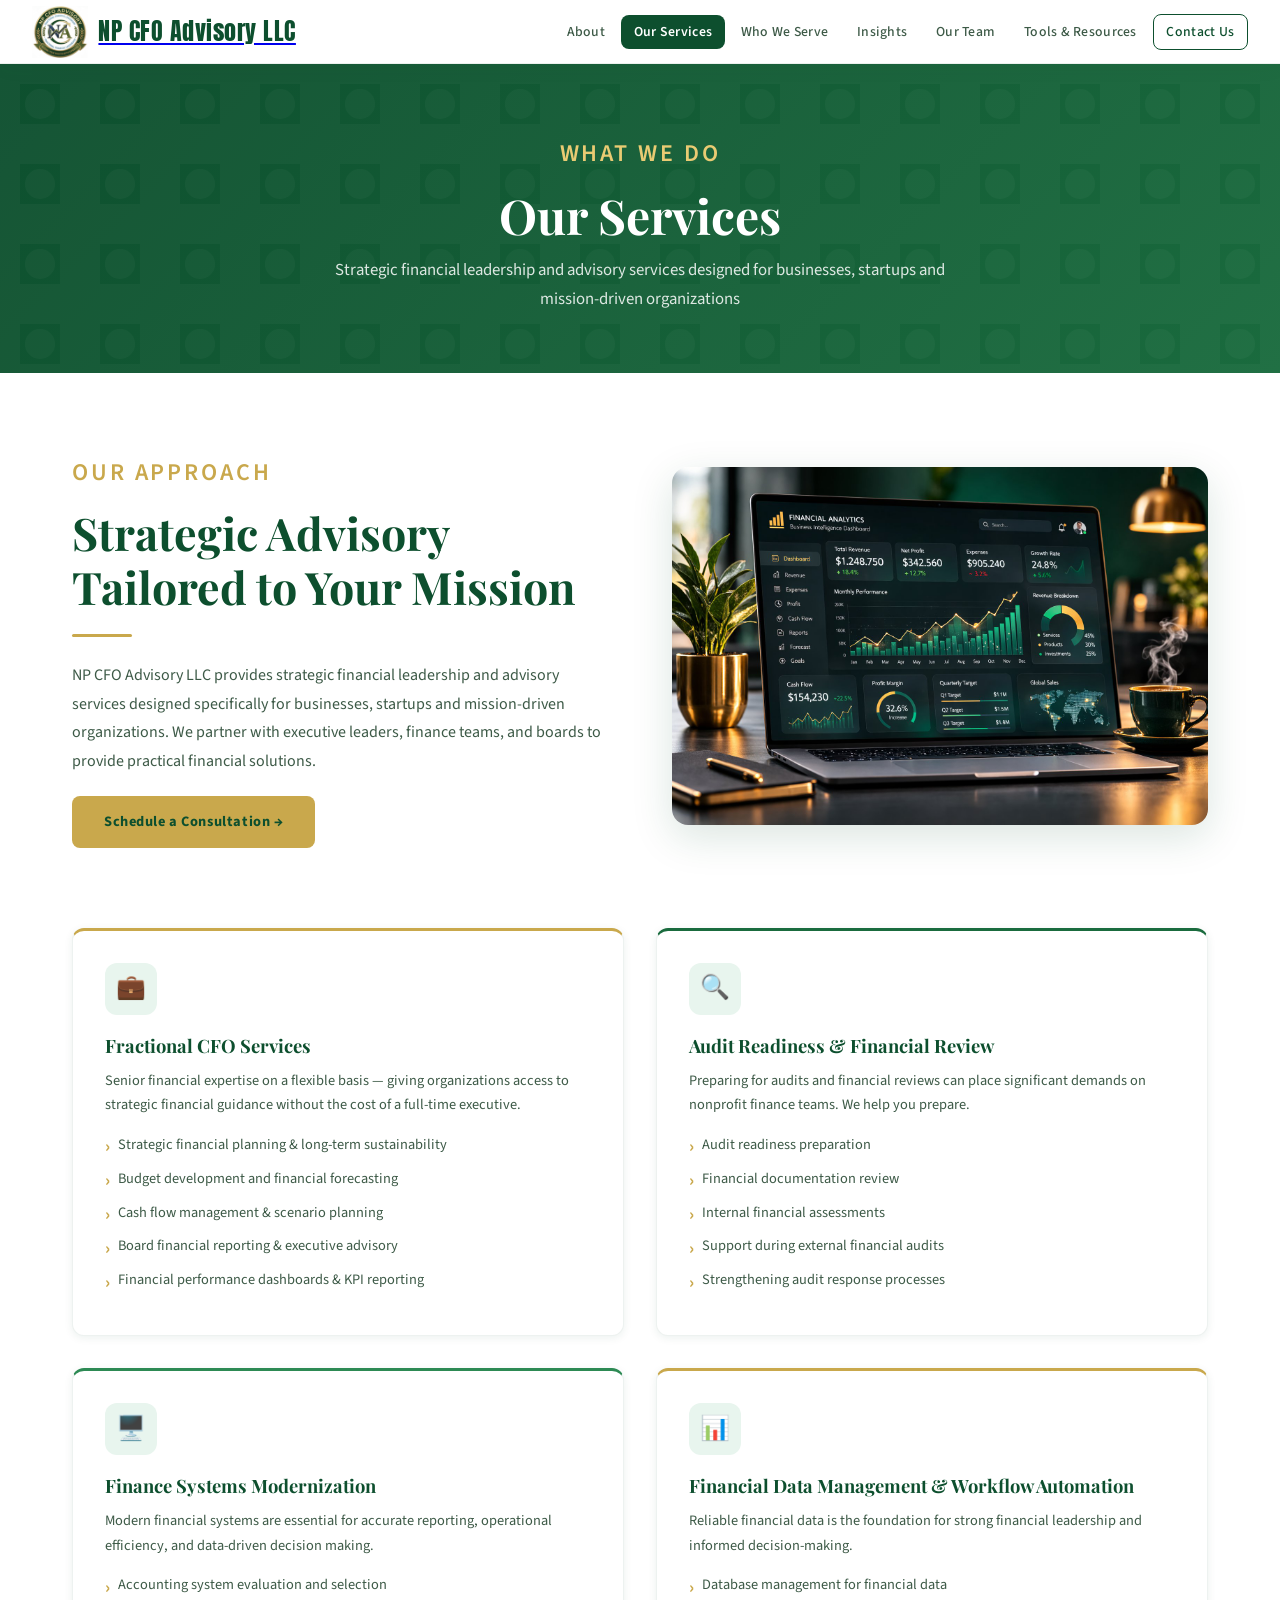
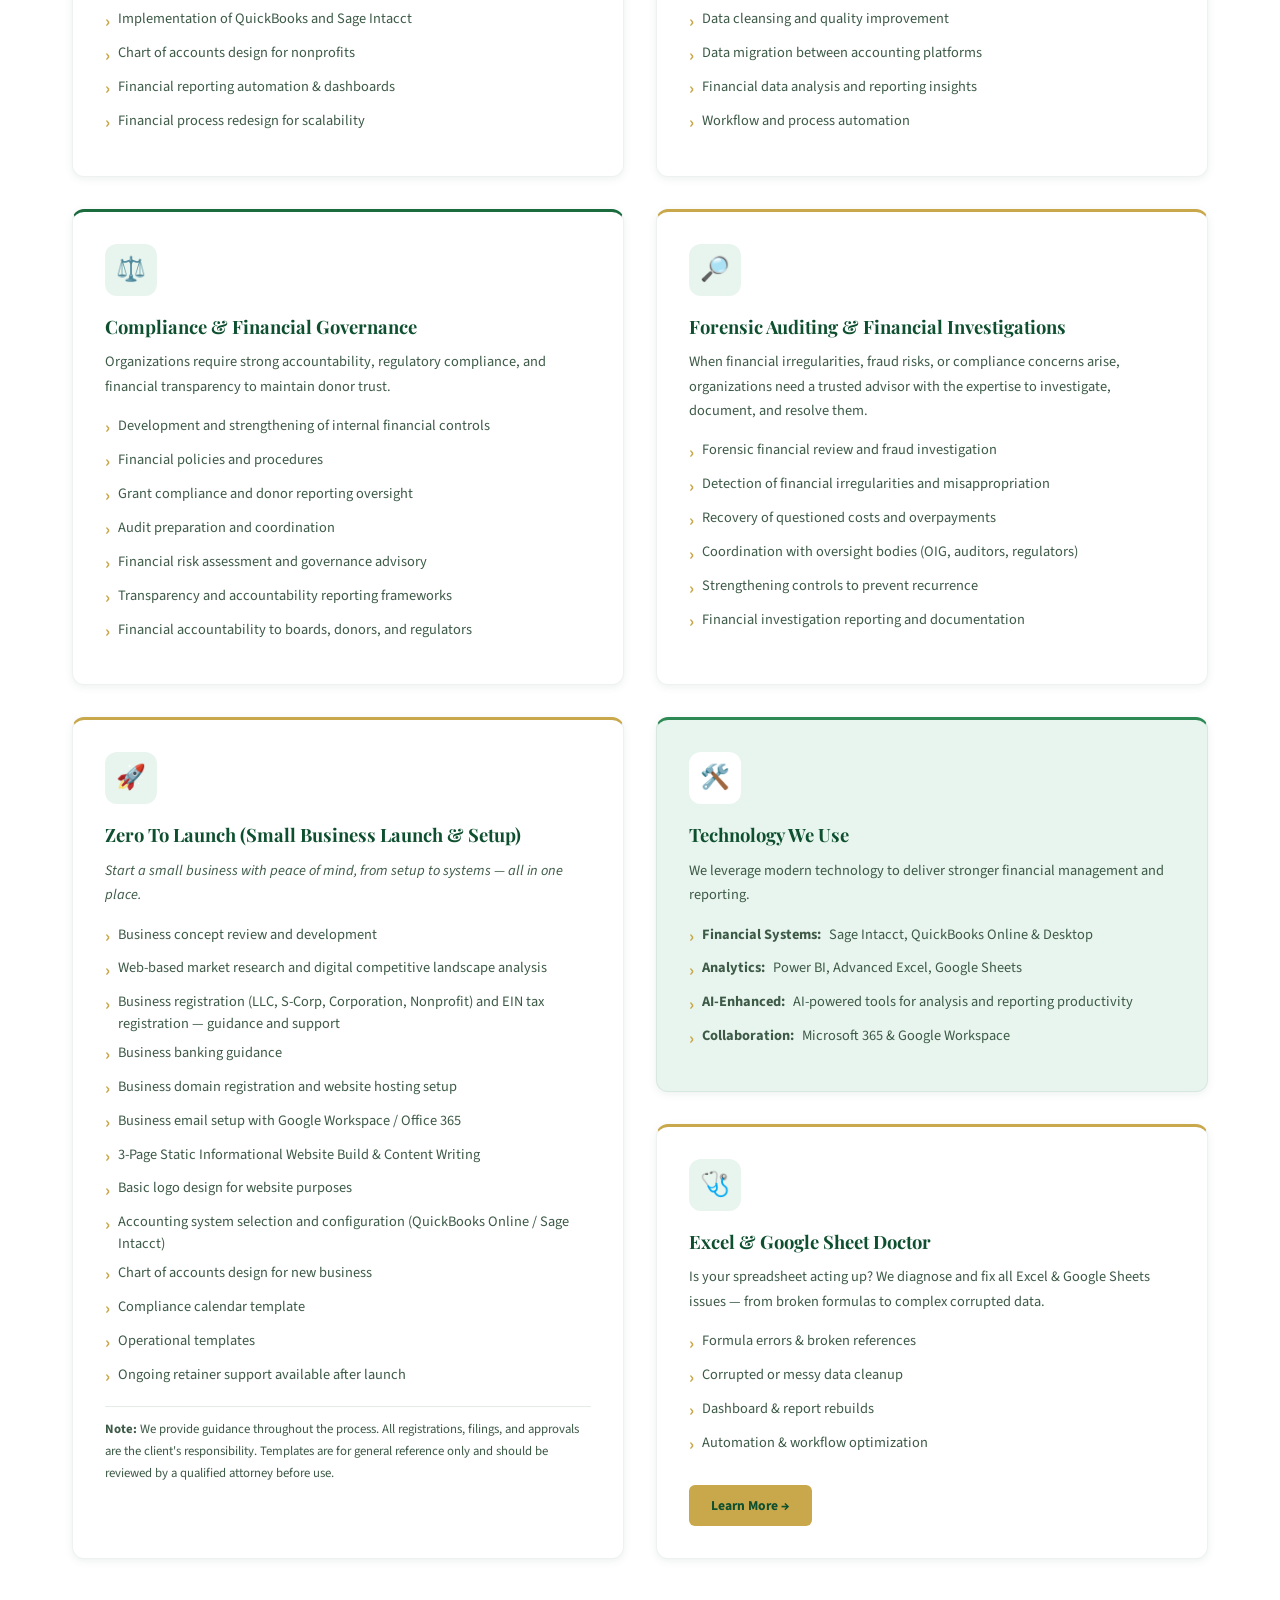
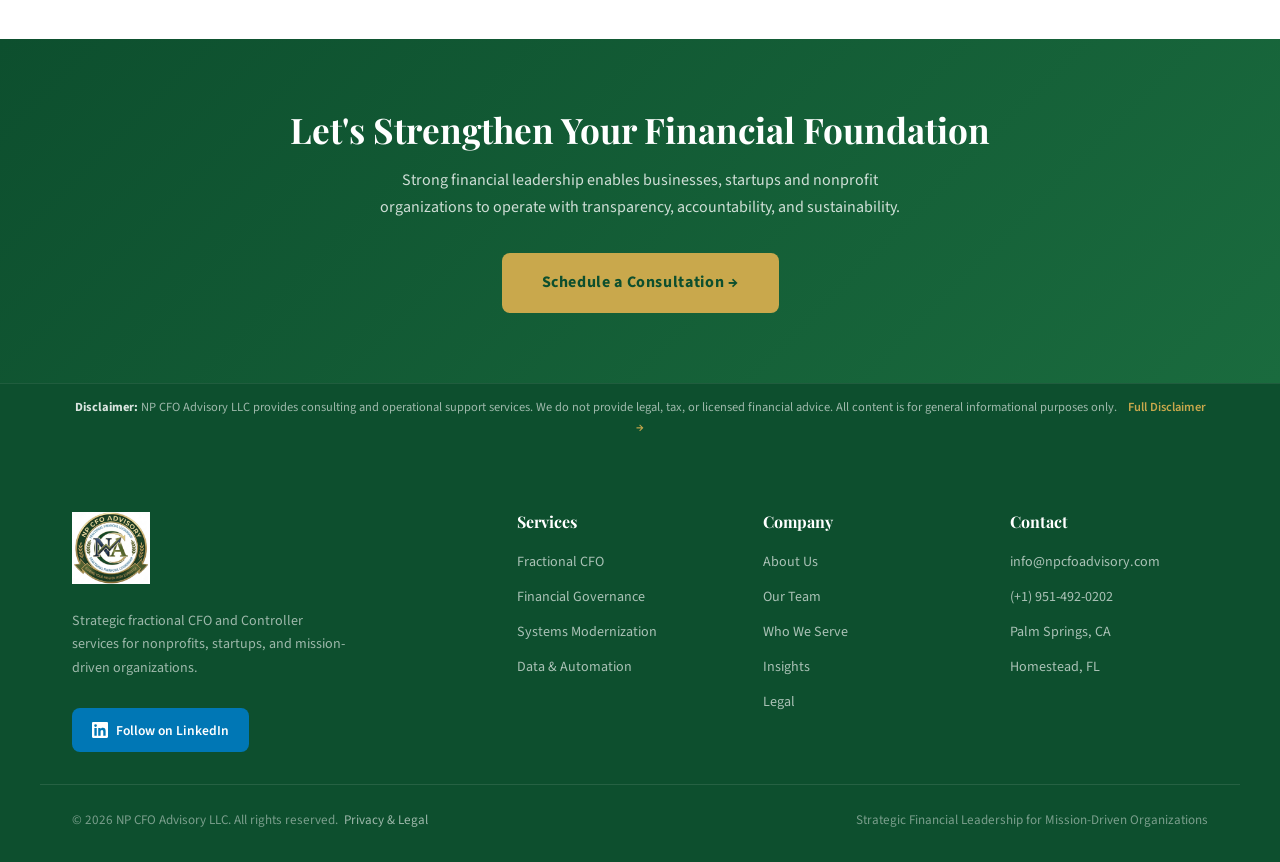
<file: services.html>
<!DOCTYPE html>
<html lang="en">
<head>
<meta charset="UTF-8">
<!-- Google tag (gtag.js) -->
<script async src="https://www.googletagmanager.com/gtag/js?id=G-R4YENW7ZQH"></script>
<script>
  window.dataLayer = window.dataLayer || [];
  function gtag(){dataLayer.push(arguments);}
  gtag('js', new Date());
  gtag('config', 'G-R4YENW7ZQH');
</script>
<meta name="viewport" content="width=device-width,initial-scale=1">
<link rel="icon" type="image/png" sizes="512x512" href="/favicon.png">
<link rel="icon" type="image/png" sizes="192x192" href="/favicon.png">
<link rel="icon" type="image/png" sizes="32x32" href="/favicon.png">
<link rel="icon" type="image/png" sizes="16x16" href="/favicon.png">
<link rel="apple-touch-icon" sizes="180x180" href="/favicon.png">
<title>Our Services | NP CFO Advisory LLC</title>
<meta name="description" content="From fractional CFO and forensic auditing to financial systems modernization and compliance — explore our full range of nonprofit advisory services.">
<meta name="robots" content="index, follow">
<meta property="og:type"        content="website">
<meta property="og:url"         content="https://www.npcfoadvisory.com/services.html">
<meta property="og:title"       content="Our Services | NP CFO Advisory LLC">
<meta property="og:description" content="From fractional CFO and forensic auditing to financial systems modernization and compliance — explore our full range of nonprofit advisory services.">
<meta property="og:image"       content="https://www.npcfoadvisory.com/logo.png">
<link rel="canonical" href="https://www.npcfoadvisory.com/services.html">
<link href="https://fonts.googleapis.com/css2?family=Playfair+Display:ital,wght@0,400;0,600;0,700;0,900;1,400&family=Source+Sans+3:wght@300;400;500;600;700&display=swap" rel="stylesheet">
<link rel="stylesheet" href="shared.css">
<style>
.service-list { list-style: none; padding: 0; margin: 0; }
.service-list li {
  display: flex;
  align-items: flex-start;
  gap: 0.5rem;
  margin-bottom: 0.45rem;
  font-size: 0.9rem;
  color: var(--text-mid);
  line-height: 1.5;
}
.service-list li::before {
  content: '›';
  color: var(--gold);
  font-weight: 700;
  font-size: 1.1rem;
  flex-shrink: 0;
  margin-top: 0.02em;
}
</style>
</head>
<body>
<nav><div class="nav-inner"><a class="nav-logo" href="index.html"><img src="logo.png" alt="Logo"><span style="font-family:'Anton',sans-serif;font-size:1.5rem;color:#0d4f2e;margin-left:10px;white-space:nowrap;letter-spacing:0.5px;text-decoration:none;">NP CFO Advisory LLC</span></a><div class="hamburger"><span></span><span></span><span></span></div><ul class="nav-links"><li><a href='index.html'>About</a></li><li><a href='services.html'>Our Services</a></li><li><a href='who-we-serve.html'>Who We Serve</a></li><li><a href='insights.html'>Insights</a></li><li><a href='team.html'>Our Team</a></li><li><a href='tools.html'>Tools & Resources</a></li><li><a href='contact.html' class='nav-cta'>Contact Us</a></li></ul></div></nav>
<div class="page-content">
<section class="page-hero">
  <div class="container">
    <span class="section-label" style="color:var(--gold-light);">What We Do</span>
    <h1>Our Services</h1>
    <p>Strategic financial leadership and advisory services designed for businesses, startups and mission-driven organizations</p>
  </div>
</section>

<section style="background:white;padding:80px 0;">
  <div class="container">
    <div style="display:grid;grid-template-columns:1fr 1fr;gap:4rem;align-items:center;margin-bottom:5rem;">
      <div class="fade-up">
        <span class="section-label">Our Approach</span>
        <h2 class="section-title">Strategic Advisory Tailored to Your Mission</h2>
        <div class="divider"></div>
        <p style="color:var(--text-mid);line-height:1.8;margin-bottom:1.25rem;">NP CFO Advisory LLC provides strategic financial leadership and advisory services designed specifically for businesses, startups and mission-driven organizations. We partner with executive leaders, finance teams, and boards to provide practical financial solutions.</p>
        <a href="contact.html" class="btn-primary" style="display:inline-flex;">Schedule a Consultation →</a>
      </div>
      <div class="fade-up">
        <img src="[data-uri]" style="width:100%;border-radius:16px;box-shadow:0 12px 40px rgba(13,79,46,0.15);" alt="Financial Services">
      </div>
    </div>

    <!-- Services Grid -->
    <div style="display:grid;grid-template-columns:repeat(2,1fr);gap:2rem;">

      <div class="card fade-up" style="border-top:3px solid var(--gold);">
        <div class="card-icon">💼</div>
        <h3>Fractional CFO Services</h3>
        <p style="margin-bottom:1rem;">Senior financial expertise on a flexible basis — giving organizations access to strategic financial guidance without the cost of a full-time executive.</p>
        <ul class="service-list" style="list-style:none;padding:0;">
          <li>Strategic financial planning & long-term sustainability</li>
          <li>Budget development and financial forecasting</li>
          <li>Cash flow management & scenario planning</li>
          <li>Board financial reporting & executive advisory</li>
          <li>Financial performance dashboards & KPI reporting</li>
        </ul>
      </div>

      <div class="card fade-up" style="border-top:3px solid var(--green-mid);">
        <div class="card-icon">🔍</div>
        <h3>Audit Readiness & Financial Review</h3>
        <p style="margin-bottom:1rem;">Preparing for audits and financial reviews can place significant demands on nonprofit finance teams. We help you prepare.</p>
        <ul class="service-list" style="list-style:none;padding:0;">
          <li>Audit readiness preparation</li>
          <li>Financial documentation review</li>
          <li>Internal financial assessments</li>
          <li>Support during external financial audits</li>
          <li>Strengthening audit response processes</li>
        </ul>
      </div>

      <div class="card fade-up" style="border-top:3px solid var(--green-light);">
        <div class="card-icon">🖥️</div>
        <h3>Finance Systems Modernization</h3>
        <p style="margin-bottom:1rem;">Modern financial systems are essential for accurate reporting, operational efficiency, and data-driven decision making.</p>
        <ul class="service-list" style="list-style:none;padding:0;">
          <li>Accounting system evaluation and selection</li>
          <li>Implementation of QuickBooks and Sage Intacct</li>
          <li>Chart of accounts design for nonprofits</li>
          <li>Financial reporting automation & dashboards</li>
          <li>Financial process redesign for scalability</li>
        </ul>
      </div>

      <div class="card fade-up" style="border-top:3px solid var(--gold);">
        <div class="card-icon">📊</div>
        <h3>Financial Data Management & Workflow Automation</h3>
        <p style="margin-bottom:1rem;">Reliable financial data is the foundation for strong financial leadership and informed decision-making.</p>
        <ul class="service-list" style="list-style:none;padding:0;">
          <li>Database management for financial data</li>
          <li>Data cleansing and quality improvement</li>
          <li>Data migration between accounting platforms</li>
          <li>Financial data analysis and reporting insights</li>
          <li>Workflow and process automation</li>
        </ul>
      </div>

      <div class="card fade-up" style="border-top:3px solid var(--green-mid);">
        <div class="card-icon">⚖️</div>
        <h3>Compliance & Financial Governance</h3>
        <p style="margin-bottom:1rem;">Organizations require strong accountability, regulatory compliance, and financial transparency to maintain donor trust.</p>
        <ul class="service-list" style="list-style:none;padding:0;">
          <li>Development and strengthening of internal financial controls</li>
          <li>Financial policies and procedures</li>
          <li>Grant compliance and donor reporting oversight</li>
          <li>Audit preparation and coordination</li>
          <li>Financial risk assessment and governance advisory</li>
          <li>Transparency and accountability reporting frameworks</li>
          <li>Financial accountability to boards, donors, and regulators</li>
        </ul>
      </div>

      <div class="card fade-up" style="border-top:3px solid var(--gold);">
        <div class="card-icon">🔎</div>
        <h3>Forensic Auditing &amp; Financial Investigations</h3>
        <p style="margin-bottom:1rem;">When financial irregularities, fraud risks, or compliance concerns arise, organizations need a trusted advisor with the expertise to investigate, document, and resolve them.</p>
        <ul class="service-list" style="list-style:none;padding:0;">
          <li>Forensic financial review and fraud investigation</li>
          <li>Detection of financial irregularities and misappropriation</li>
          <li>Recovery of questioned costs and overpayments</li>
          <li>Coordination with oversight bodies (OIG, auditors, regulators)</li>
          <li>Strengthening controls to prevent recurrence</li>
          <li>Financial investigation reporting and documentation</li>
        </ul>
      </div>


      <div class="card fade-up" style="border-top:3px solid var(--gold);">
        <div class="card-icon">🚀</div>
        <h3>Zero To Launch (Small Business Launch &amp; Setup)</h3>
        <p style="margin-bottom:1rem;font-style:italic;color:var(--text-mid);font-size:0.9rem;">Start a small business with peace of mind, from setup to systems — all in one place.</p>
        <ul class="service-list">
          <li>Business concept review and development</li>
          <li>Web-based market research and digital competitive landscape analysis</li>
          <li>Business registration (LLC, S-Corp, Corporation, Nonprofit) and EIN tax registration — guidance and support</li>
          <li>Business banking guidance</li>
          <li>Business domain registration and website hosting setup</li>
          <li>Business email setup with Google Workspace / Office 365</li>
          <li>3-Page Static Informational Website Build & Content Writing</li>
          <li>Basic logo design for website purposes</li>
          <li>Accounting system selection and configuration (QuickBooks Online / Sage Intacct)</li>
          <li>Chart of accounts design for new business</li>
          <li>Compliance calendar template</li>
          <li>Operational templates</li>
          <li>Ongoing retainer support available after launch</li>
        </ul>
        <p style="font-size:0.8rem;color:var(--text-mid);margin-top:1rem;padding-top:0.75rem;border-top:1px solid rgba(13,79,46,0.1);"><strong>Note:</strong> We provide guidance throughout the process. All registrations, filings, and approvals are the client's responsibility. Templates are for general reference only and should be reviewed by a qualified attorney before use.</p>
      </div>
      <div style="display:flex;flex-direction:column;gap:2rem;">

        <div class="card fade-up" style="border-top:3px solid var(--green-light);background:var(--green-pale);margin:0;">
          <div class="card-icon" style="background:white;">🛠️</div>
          <h3>Technology We Use</h3>
          <p style="margin-bottom:1rem;">We leverage modern technology to deliver stronger financial management and reporting.</p>
          <ul class="service-list" style="list-style:none;padding:0;">
            <li><strong>Financial Systems:</strong> Sage Intacct, QuickBooks Online & Desktop</li>
            <li><strong>Analytics:</strong> Power BI, Advanced Excel, Google Sheets</li>
            <li><strong>AI-Enhanced:</strong> AI-powered tools for analysis and reporting productivity</li>
            <li><strong>Collaboration:</strong> Microsoft 365 & Google Workspace</li>
          </ul>
        </div>

        <div class="card fade-up" style="border-top:3px solid var(--gold);margin:0;">
          <div class="card-icon">🩺</div>
          <h3>Excel &amp; Google Sheet Doctor</h3>
          <p style="margin-bottom:1rem;">Is your spreadsheet acting up? We diagnose and fix all Excel &amp; Google Sheets issues — from broken formulas to complex corrupted data.</p>
          <ul class="service-list">
            <li>Formula errors &amp; broken references</li>
            <li>Corrupted or messy data cleanup</li>
            <li>Dashboard &amp; report rebuilds</li>
            <li>Automation &amp; workflow optimization</li>
          </ul>
          <a href="Excel_Doctor_Flyer.html" target="_blank" style="display:inline-block;margin-top:1.2rem;padding:0.55rem 1.4rem;background:var(--gold);color:var(--green-deep);font-weight:700;font-size:0.85rem;border-radius:6px;text-decoration:none;">Learn More →</a>
        </div>

      </div>


    </div>
  </div>
</section>

<section style="background:linear-gradient(135deg,var(--green-deep),var(--green-mid));padding:70px 0;text-align:center;">
  <div class="container">
    <h2 style="font-family:'Playfair Display',serif;font-size:2.2rem;color:white;margin-bottom:1rem;">Let's Strengthen Your Financial Foundation</h2>
    <p style="color:rgba(255,255,255,0.8);margin-bottom:2rem;max-width:560px;margin-left:auto;margin-right:auto;">Strong financial leadership enables businesses, startups  and nonprofit organizations to operate with transparency, accountability, and sustainability.</p>
    <a href="contact.html" class="btn-primary" style="font-size:1rem;padding:1rem 2.5rem;">Schedule a Consultation →</a>
  </div>
</section>
</div>
<div style="background:var(--green-deep);border-top:1px solid rgba(255,255,255,0.08);padding:0.9rem 0;">
  <div class="container">
    <p style="color:rgba(255,255,255,0.6);font-size:0.78rem;line-height:1.6;margin:0;text-align:center;">
      <strong style="color:rgba(255,255,255,0.85);">Disclaimer:</strong> NP CFO Advisory LLC provides consulting and operational support services. We do not provide legal, tax, or licensed financial advice. All content is for general informational purposes only.
      <a href="legal.html" style="color:var(--gold);text-decoration:none;margin-left:0.5rem;font-weight:600;">Full Disclaimer &rarr;</a>
    </p>
  </div>
</div>
<footer><div class="footer-inner">
  <div class="footer-brand">
    <img src="logo.png" alt="Nonprofit CFO Advisory">
    <p>Strategic fractional CFO and Controller services for nonprofits, startups, and mission-driven organizations.</p>
    <br>
    <a href="https://www.linkedin.com/company/nonprofit-cfo-advisory/" target="_blank" class="linkedin-btn">
      <svg viewBox="0 0 24 24" fill="currentColor" style="width:16px;height:16px;"><path d="M20.447 20.452h-3.554v-5.569c0-1.328-.027-3.037-1.852-3.037-1.853 0-2.136 1.445-2.136 2.939v5.667H9.351V9h3.414v1.561h.046c.477-.9 1.637-1.85 3.37-1.85 3.601 0 4.267 2.37 4.267 5.455v6.286zM5.337 7.433a2.062 2.062 0 0 1-2.063-2.065 2.064 2.064 0 1 1 2.063 2.065zm1.782 13.019H3.555V9h3.564v11.452zM22.225 0H1.771C.792 0 0 .774 0 1.729v20.542C0 23.227.792 24 1.771 24h20.451C23.2 24 24 23.227 24 22.271V1.729C24 .774 23.2 0 22.222 0h.003z"/></svg>
      Follow on LinkedIn
    </a>
  </div>
  <div class="footer-col"><h4>Services</h4><ul>
    <li><a href="services.html">Fractional CFO</a></li>
    <li><a href="services.html">Financial Governance</a></li>
    <li><a href="services.html">Systems Modernization</a></li>
    <li><a href="services.html">Data &amp; Automation</a></li>
  </ul></div>
  <div class="footer-col"><h4>Company</h4><ul>
    <li><a href="index.html">About Us</a></li>
    <li><a href="team.html">Our Team</a></li>
    <li><a href="who-we-serve.html">Who We Serve</a></li>
    <li><a href="insights.html">Insights</a></li>
    <li><a href="legal.html">Legal</a></li>
  </ul></div>
  <div class="footer-col"><h4>Contact</h4><ul>
    <li><a href="mailto:info@npcfoadvisory.com">info@npcfoadvisory.com</a></li>
    <li><a href="tel:+19514920202">(+1) 951-492-0202</a></li>
    <li><a href="#">Palm Springs, CA</a></li>
    <li><a href="#">Homestead, FL</a></li>
  </ul></div>
</div>
<div class="footer-bottom">
  <span>&copy; 2026 NP CFO Advisory LLC. All rights reserved. &nbsp;<a href="legal.html" style="color:rgba(255,255,255,0.6);text-decoration:none;font-size:0.82rem;">Privacy &amp; Legal</a></span>
  <span>Strategic Financial Leadership for Mission-Driven Organizations</span>
</div></footer>
<script src="shared.js"></script>
</body></html>
</file>
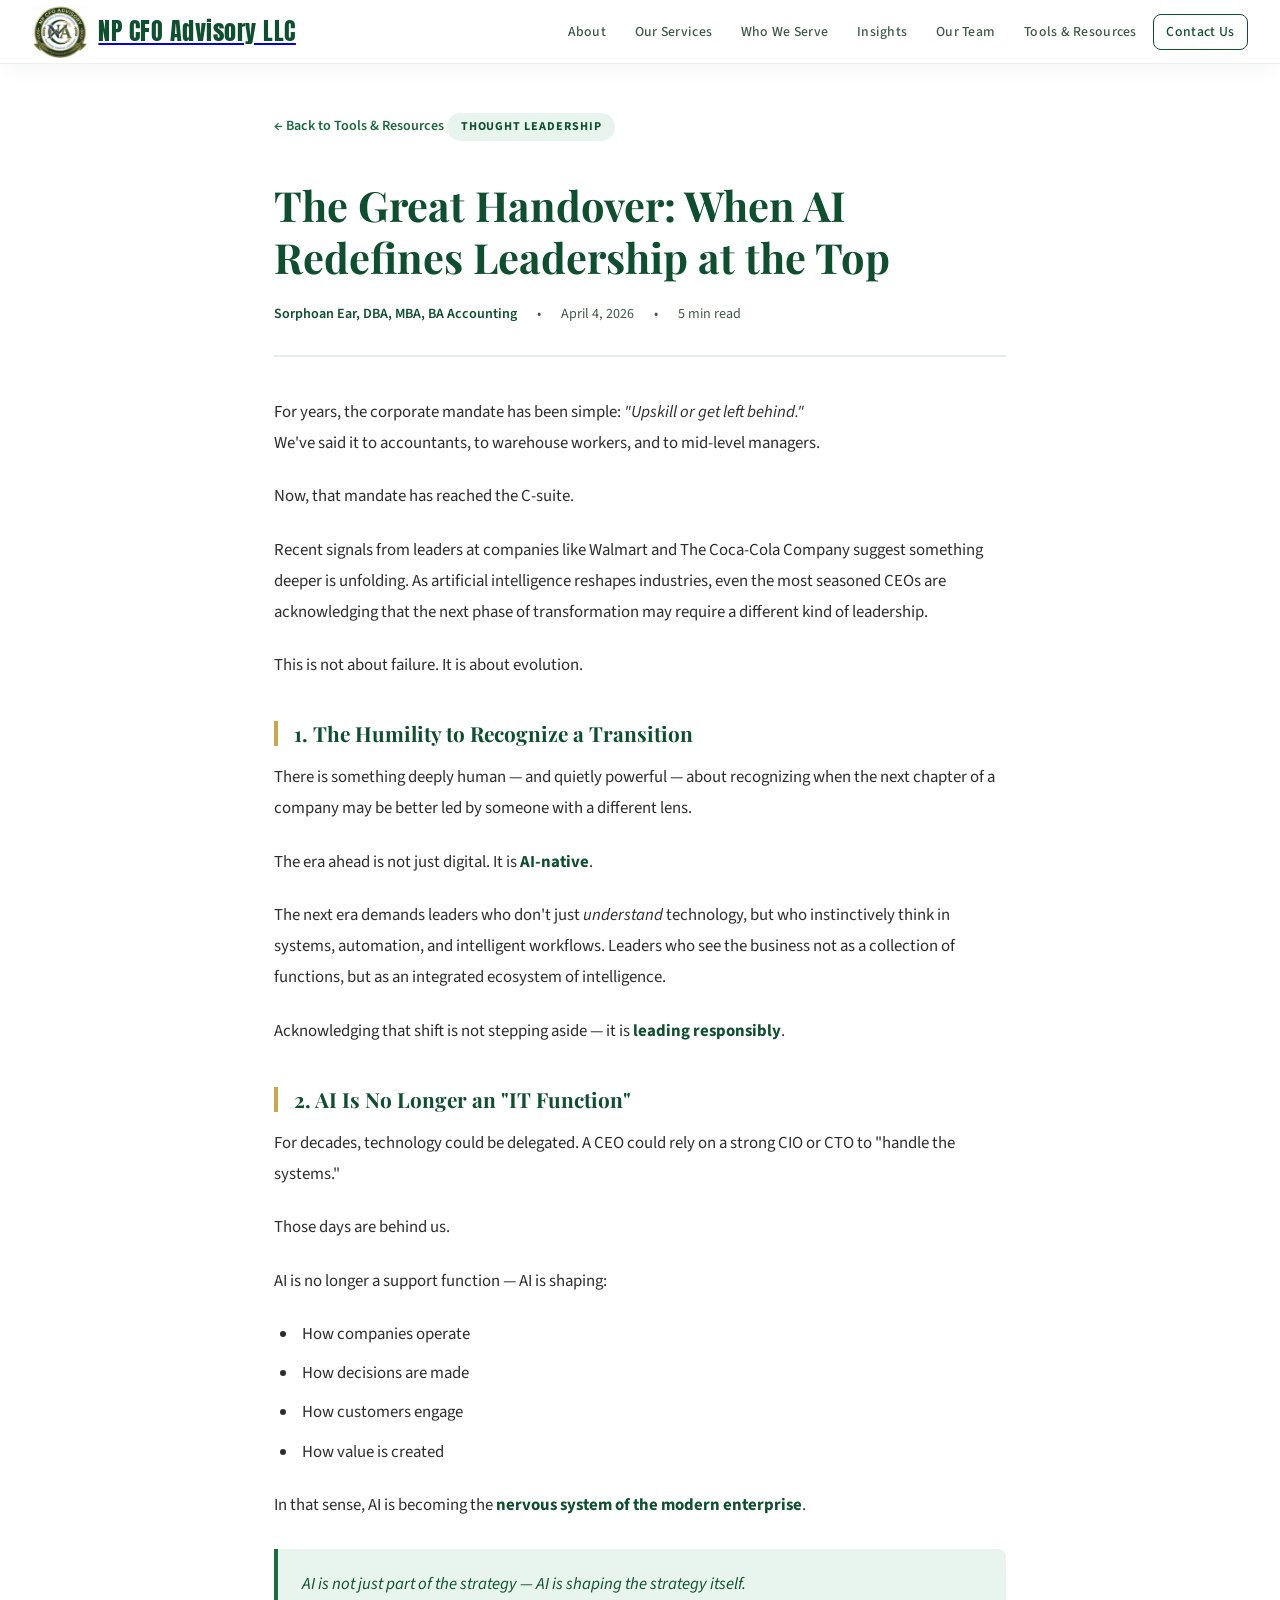
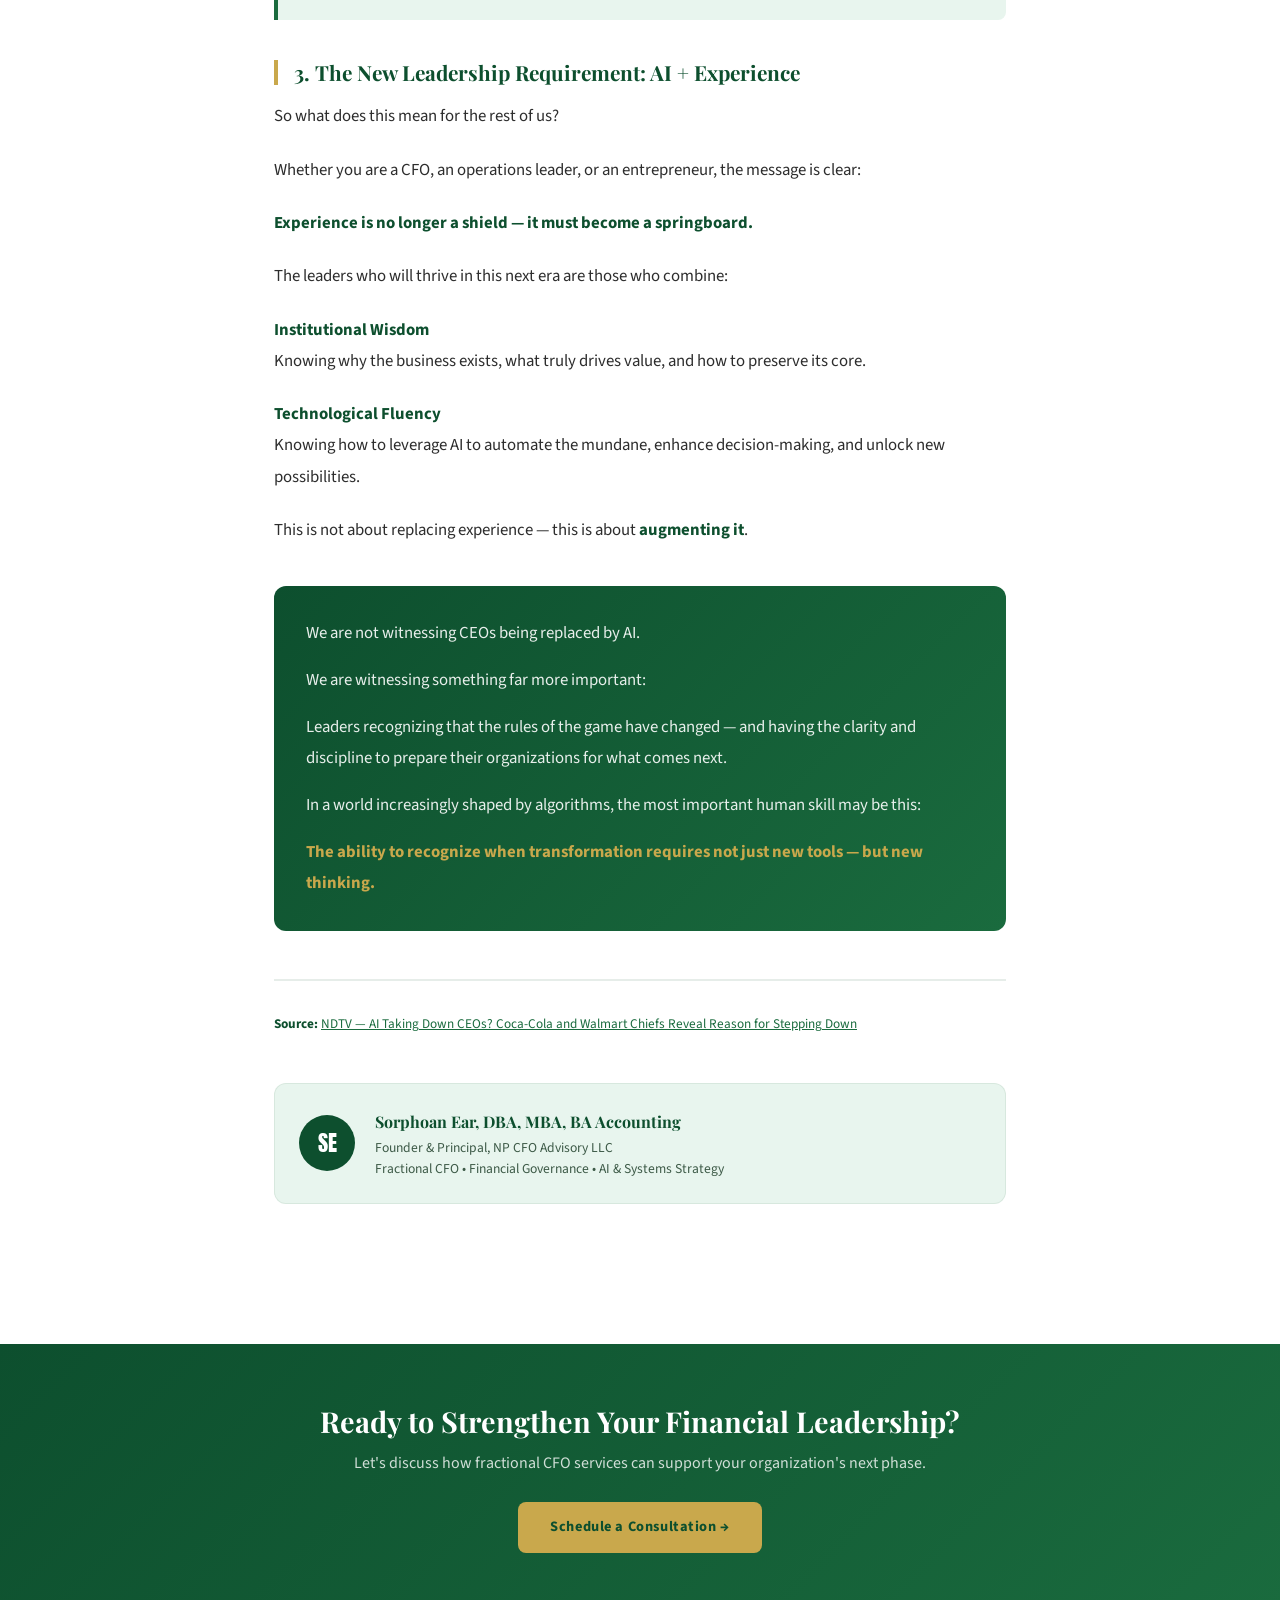
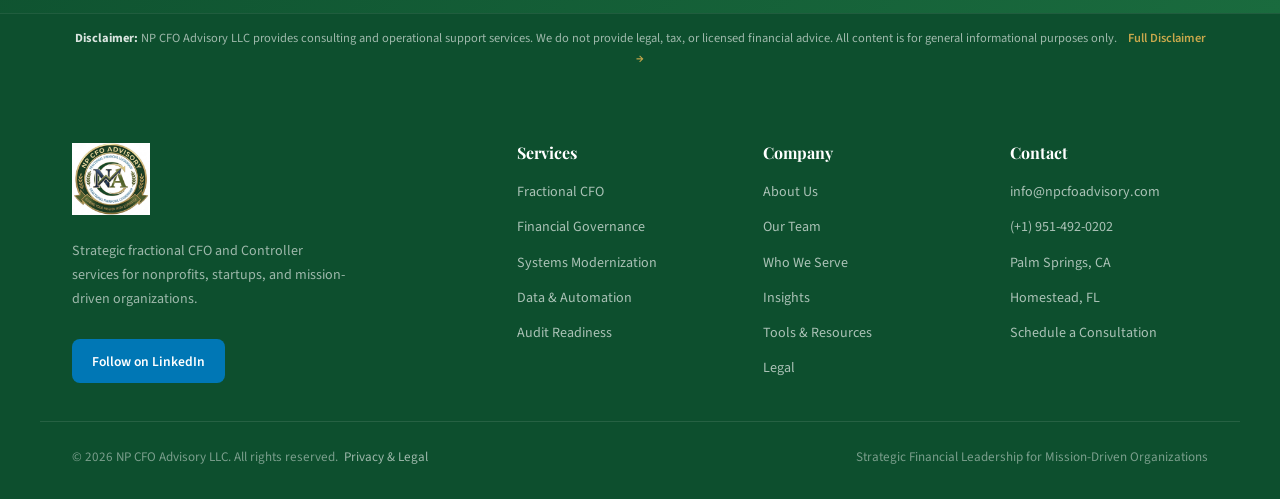
<file: the-great-handover.html>
<!DOCTYPE html>
<html lang="en">
<head>
<meta charset="UTF-8">
<!-- Google tag (gtag.js) -->
<script async src="https://www.googletagmanager.com/gtag/js?id=G-R4YENW7ZQH"></script>
<script>
  window.dataLayer = window.dataLayer || [];
  function gtag(){dataLayer.push(arguments);}
  gtag('js', new Date());
  gtag('config', 'G-R4YENW7ZQH');
</script>
<meta name="viewport" content="width=device-width,initial-scale=1">
<link rel="icon" type="image/png" sizes="512x512" href="/favicon.png">
<link rel="icon" type="image/png" sizes="192x192" href="/favicon.png">
<link rel="icon" type="image/png" sizes="32x32" href="/favicon.png">
<link rel="icon" type="image/png" sizes="16x16" href="/favicon.png">
<link rel="apple-touch-icon" sizes="180x180" href="/favicon.png">
<title>The Great Handover: When AI Redefines Leadership at the Top | NP CFO Advisory LLC</title>
<meta name="description" content="As AI reshapes industries, even seasoned CEOs are acknowledging that the next phase of transformation may require a different kind of leadership. A thought leadership article by Sorphoan Ear, DBA.">
<meta name="robots" content="index, follow">
<meta property="og:type"        content="article">
<meta property="og:url"         content="https://www.npcfoadvisory.com/the-great-handover.html">
<meta property="og:title"       content="The Great Handover: When AI Redefines Leadership at the Top | NP CFO Advisory LLC">
<meta property="og:description" content="As AI reshapes industries, even seasoned CEOs are acknowledging that the next phase of transformation may require a different kind of leadership.">
<meta property="og:image"       content="https://www.npcfoadvisory.com/logo.png">
<link rel="canonical" href="https://www.npcfoadvisory.com/the-great-handover.html">
<link href="https://fonts.googleapis.com/css2?family=Anton&family=Playfair+Display:ital,wght@0,400;0,600;0,700;0,900;1,400&family=Source+Sans+3:wght@300;400;500;600;700&display=swap" rel="stylesheet">
<link rel="stylesheet" href="shared.css">
<style>
  .article-wrap {
    max-width: 780px;
    margin: 0 auto;
    padding: 3rem 1.5rem 5rem;
  }
  .article-back {
    display: inline-flex;
    align-items: center;
    gap: 0.4rem;
    color: var(--green-mid);
    font-size: 0.88rem;
    font-weight: 600;
    text-decoration: none;
    margin-bottom: 2.5rem;
    transition: color 0.2s;
  }
  .article-back:hover { color: var(--green-deep); }
  .article-category {
    display: inline-block;
    background: var(--green-pale);
    color: var(--green-deep);
    font-size: 0.75rem;
    font-weight: 700;
    letter-spacing: 0.08em;
    text-transform: uppercase;
    padding: 0.25rem 0.85rem;
    border-radius: 99px;
    margin-bottom: 1.25rem;
  }
  .article-title {
    font-family: 'Playfair Display', serif;
    font-size: clamp(1.8rem, 4vw, 2.6rem);
    font-weight: 700;
    color: var(--green-deep);
    line-height: 1.25;
    margin-bottom: 1.25rem;
  }
  .article-meta {
    display: flex;
    align-items: center;
    gap: 1.25rem;
    flex-wrap: wrap;
    font-size: 0.88rem;
    color: var(--text-mid);
    padding-bottom: 1.75rem;
    border-bottom: 2px solid rgba(13,79,46,0.10);
    margin-bottom: 2.5rem;
  }
  .article-meta .author {
    font-weight: 600;
    color: var(--green-deep);
  }
  .article-body {
    font-family: 'Source Sans 3', sans-serif;
    font-size: 1.05rem;
    line-height: 1.85;
    color: #2d2d2d;
  }
  .article-body p {
    margin-bottom: 1.4rem;
  }
  .article-body h3 {
    font-family: 'Playfair Display', serif;
    font-size: 1.3rem;
    font-weight: 700;
    color: var(--green-deep);
    margin: 2.5rem 0 1rem;
    padding-left: 1rem;
    border-left: 4px solid var(--gold);
  }
  .article-body ul {
    margin: 0.75rem 0 1.4rem 1.5rem;
    padding: 0;
  }
  .article-body ul li {
    margin-bottom: 0.5rem;
    padding-left: 0.25rem;
  }
  .article-body blockquote {
    margin: 1.75rem 0;
    padding: 1.25rem 1.5rem;
    background: var(--green-pale);
    border-left: 4px solid var(--green-mid);
    border-radius: 0 8px 8px 0;
    font-style: italic;
    color: var(--green-deep);
    font-size: 1.05rem;
  }
  .article-body strong {
    color: var(--green-deep);
    font-weight: 700;
  }
  .article-divider {
    border: none;
    border-top: 2px solid rgba(13,79,46,0.10);
    margin: 3rem 0 2rem;
  }
  .article-source {
    font-size: 0.83rem;
    color: var(--text-mid);
    line-height: 1.6;
  }
  .article-source a {
    color: var(--green-mid);
    word-break: break-all;
  }
  .article-author-box {
    display: flex;
    align-items: center;
    gap: 1.25rem;
    background: var(--green-pale);
    border-radius: 12px;
    padding: 1.5rem;
    margin-top: 3rem;
    border: 1px solid rgba(13,79,46,0.08);
  }
  .article-author-box .author-avatar {
    width: 56px;
    height: 56px;
    border-radius: 50%;
    background: var(--green-deep);
    color: white;
    display: flex;
    align-items: center;
    justify-content: center;
    font-family: 'Anton', sans-serif;
    font-size: 1.4rem;
    flex-shrink: 0;
  }
  .article-author-box .author-name {
    font-family: 'Playfair Display', serif;
    font-weight: 700;
    color: var(--green-deep);
    font-size: 1rem;
    margin-bottom: 0.2rem;
  }
  .article-author-box .author-title {
    font-size: 0.85rem;
    color: var(--text-mid);
    line-height: 1.5;
  }
  .final-thought {
    background: linear-gradient(135deg, var(--green-deep), var(--green-mid));
    border-radius: 12px;
    padding: 2rem 2rem;
    margin: 2.5rem 0;
    color: white;
  }
  .final-thought p {
    color: rgba(255,255,255,0.9) !important;
    margin-bottom: 1rem !important;
  }
  .final-thought p:last-child { margin-bottom: 0 !important; }
  .final-thought strong {
    color: var(--gold) !important;
  }
</style>
</head>
<nav><div class="nav-inner"><a class="nav-logo" href="index.html"><img src="logo.png" alt="Logo"><span style="font-family:'Anton',sans-serif;font-size:1.5rem;color:#0d4f2e;margin-left:10px;white-space:nowrap;letter-spacing:0.5px;text-decoration:none;">NP CFO Advisory LLC</span></a><div class="hamburger"><span></span><span></span><span></span></div><ul class="nav-links"><li><a href='index.html'>About</a></li><li><a href='services.html'>Our Services</a></li><li><a href='who-we-serve.html'>Who We Serve</a></li><li><a href='insights.html'>Insights</a></li><li><a href='team.html'>Our Team</a></li><li><a href='tools.html'>Tools &amp; Resources</a></li><li><a href='contact.html' class='nav-cta'>Contact Us</a></li></ul></div></nav>
<div class="page-content">

<section style="background:white;padding:0 0 60px;">
  <div class="article-wrap">

    <a href="tools.html" class="article-back">&#8592; Back to Tools &amp; Resources</a>

    <span class="article-category">Thought Leadership</span>

    <h1 class="article-title">The Great Handover: When AI Redefines Leadership at the Top</h1>

    <div class="article-meta">
      <span class="author">Sorphoan Ear, DBA, MBA, BA Accounting</span>
      <span>&#8226;</span>
      <span>April 4, 2026</span>
      <span>&#8226;</span>
      <span>5 min read</span>
    </div>

    <div class="article-body">

      <p>For years, the corporate mandate has been simple: <em>"Upskill or get left behind."</em><br>
      We've said it to accountants, to warehouse workers, and to mid-level managers.</p>

      <p>Now, that mandate has reached the C-suite.</p>

      <p>Recent signals from leaders at companies like Walmart and The Coca-Cola Company suggest something deeper is unfolding. As artificial intelligence reshapes industries, even the most seasoned CEOs are acknowledging that the next phase of transformation may require a different kind of leadership.</p>

      <p>This is not about failure. It is about evolution.</p>

      <h3>1. The Humility to Recognize a Transition</h3>

      <p>There is something deeply human — and quietly powerful — about recognizing when the next chapter of a company may be better led by someone with a different lens.</p>

      <p>The era ahead is not just digital. It is <strong>AI-native</strong>.</p>

      <p>The next era demands leaders who don't just <em>understand</em> technology, but who instinctively think in systems, automation, and intelligent workflows. Leaders who see the business not as a collection of functions, but as an integrated ecosystem of intelligence.</p>

      <p>Acknowledging that shift is not stepping aside — it is <strong>leading responsibly</strong>.</p>

      <h3>2. AI Is No Longer an "IT Function"</h3>

      <p>For decades, technology could be delegated. A CEO could rely on a strong CIO or CTO to "handle the systems."</p>

      <p>Those days are behind us.</p>

      <p>AI is no longer a support function — AI is shaping:</p>

      <ul>
        <li>How companies operate</li>
        <li>How decisions are made</li>
        <li>How customers engage</li>
        <li>How value is created</li>
      </ul>

      <p>In that sense, AI is becoming the <strong>nervous system of the modern enterprise</strong>.</p>

      <blockquote>AI is not just part of the strategy — AI is shaping the strategy itself.</blockquote>

      <h3>3. The New Leadership Requirement: AI + Experience</h3>

      <p>So what does this mean for the rest of us?</p>

      <p>Whether you are a CFO, an operations leader, or an entrepreneur, the message is clear:</p>

      <p><strong>Experience is no longer a shield — it must become a springboard.</strong></p>

      <p>The leaders who will thrive in this next era are those who combine:</p>

      <p><strong>Institutional Wisdom</strong><br>
      Knowing why the business exists, what truly drives value, and how to preserve its core.</p>

      <p><strong>Technological Fluency</strong><br>
      Knowing how to leverage AI to automate the mundane, enhance decision-making, and unlock new possibilities.</p>

      <p>This is not about replacing experience — this is about <strong>augmenting it</strong>.</p>

      <div class="final-thought">
        <p>We are not witnessing CEOs being replaced by AI.</p>
        <p>We are witnessing something far more important:</p>
        <p>Leaders recognizing that the rules of the game have changed — and having the clarity and discipline to prepare their organizations for what comes next.</p>
        <p>In a world increasingly shaped by algorithms, the most important human skill may be this:</p>
        <p><strong>The ability to recognize when transformation requires not just new tools — but new thinking.</strong></p>
      </div>

      <hr class="article-divider">

      <p class="article-source"><strong>Source:</strong> <a href="https://www.ndtv.com/feature/ai-taking-down-ceos-coca-cola-and-walmart-chiefs-reveal-reason-for-stepping-down-11277499" target="_blank" rel="noopener noreferrer">NDTV — AI Taking Down CEOs? Coca-Cola and Walmart Chiefs Reveal Reason for Stepping Down</a></p>

    </div><!-- end article-body -->

    <div class="article-author-box">
      <div class="author-avatar">SE</div>
      <div>
        <div class="author-name">Sorphoan Ear, DBA, MBA, BA Accounting</div>
        <div class="author-title">Founder &amp; Principal, NP CFO Advisory LLC<br>Fractional CFO &bull; Financial Governance &bull; AI &amp; Systems Strategy</div>
      </div>
    </div>

  </div><!-- end article-wrap -->
</section>

<section style="background:linear-gradient(135deg,var(--green-deep),var(--green-mid));padding:60px 0;text-align:center;">
  <div class="container">
    <h2 style="font-family:'Playfair Display',serif;font-size:1.8rem;color:white;margin-bottom:0.75rem;">Ready to Strengthen Your Financial Leadership?</h2>
    <p style="color:rgba(255,255,255,0.8);margin-bottom:1.5rem;">Let's discuss how fractional CFO services can support your organization's next phase.</p>
    <a href="contact.html" class="btn-primary">Schedule a Consultation &rarr;</a>
  </div>
</section>

</div><!-- end page-content -->

<div style="background:var(--green-deep);border-top:1px solid rgba(255,255,255,0.08);padding:0.9rem 0;">
  <div class="container">
    <p style="color:rgba(255,255,255,0.6);font-size:0.78rem;line-height:1.6;margin:0;text-align:center;">
      <strong style="color:rgba(255,255,255,0.85);">Disclaimer:</strong> NP CFO Advisory LLC provides consulting and operational support services. We do not provide legal, tax, or licensed financial advice. All content is for general informational purposes only.
      <a href="legal.html" style="color:var(--gold);text-decoration:none;margin-left:0.5rem;font-weight:600;">Full Disclaimer &rarr;</a>
    </p>
  </div>
</div>
<footer><div class="footer-inner">
  <div class="footer-brand">
    <img src="logo.png" alt="NP CFO Advisory LLC">
    <p>Strategic fractional CFO and Controller services for nonprofits, startups, and mission-driven organizations.</p>
    <br>
    <a href="https://www.linkedin.com/company/nonprofit-cfo-advisory/" target="_blank" class="linkedin-btn">Follow on LinkedIn</a>
  </div>
  <div class="footer-col"><h4>Services</h4><ul>
    <li><a href="services.html">Fractional CFO</a></li>
    <li><a href="services.html">Financial Governance</a></li>
    <li><a href="services.html">Systems Modernization</a></li>
    <li><a href="services.html">Data &amp; Automation</a></li>
    <li><a href="services.html">Audit Readiness</a></li>
  </ul></div>
  <div class="footer-col"><h4>Company</h4><ul>
    <li><a href="index.html">About Us</a></li>
    <li><a href="team.html">Our Team</a></li>
    <li><a href="who-we-serve.html">Who We Serve</a></li>
    <li><a href="insights.html">Insights</a></li>
    <li><a href="tools.html">Tools &amp; Resources</a></li>
    <li><a href="legal.html">Legal</a></li>
  </ul></div>
  <div class="footer-col"><h4>Contact</h4><ul>
    <li><a href="mailto:info@npcfoadvisory.com">info@npcfoadvisory.com</a></li>
    <li><a href="tel:+19514920202">(+1) 951-492-0202</a></li>
    <li><a href="#">Palm Springs, CA</a></li>
    <li><a href="#">Homestead, FL</a></li>
    <li><a href="contact.html">Schedule a Consultation</a></li>
  </ul></div>
</div>
<div class="footer-bottom">
  <span>&copy; 2026 NP CFO Advisory LLC. All rights reserved. &nbsp;<a href="legal.html" style="color:rgba(255,255,255,0.6);text-decoration:none;font-size:0.82rem;">Privacy &amp; Legal</a></span>
  <span>Strategic Financial Leadership for Mission-Driven Organizations</span>
</div></footer>
<script src="shared.js"></script>
</body></html>
</file>
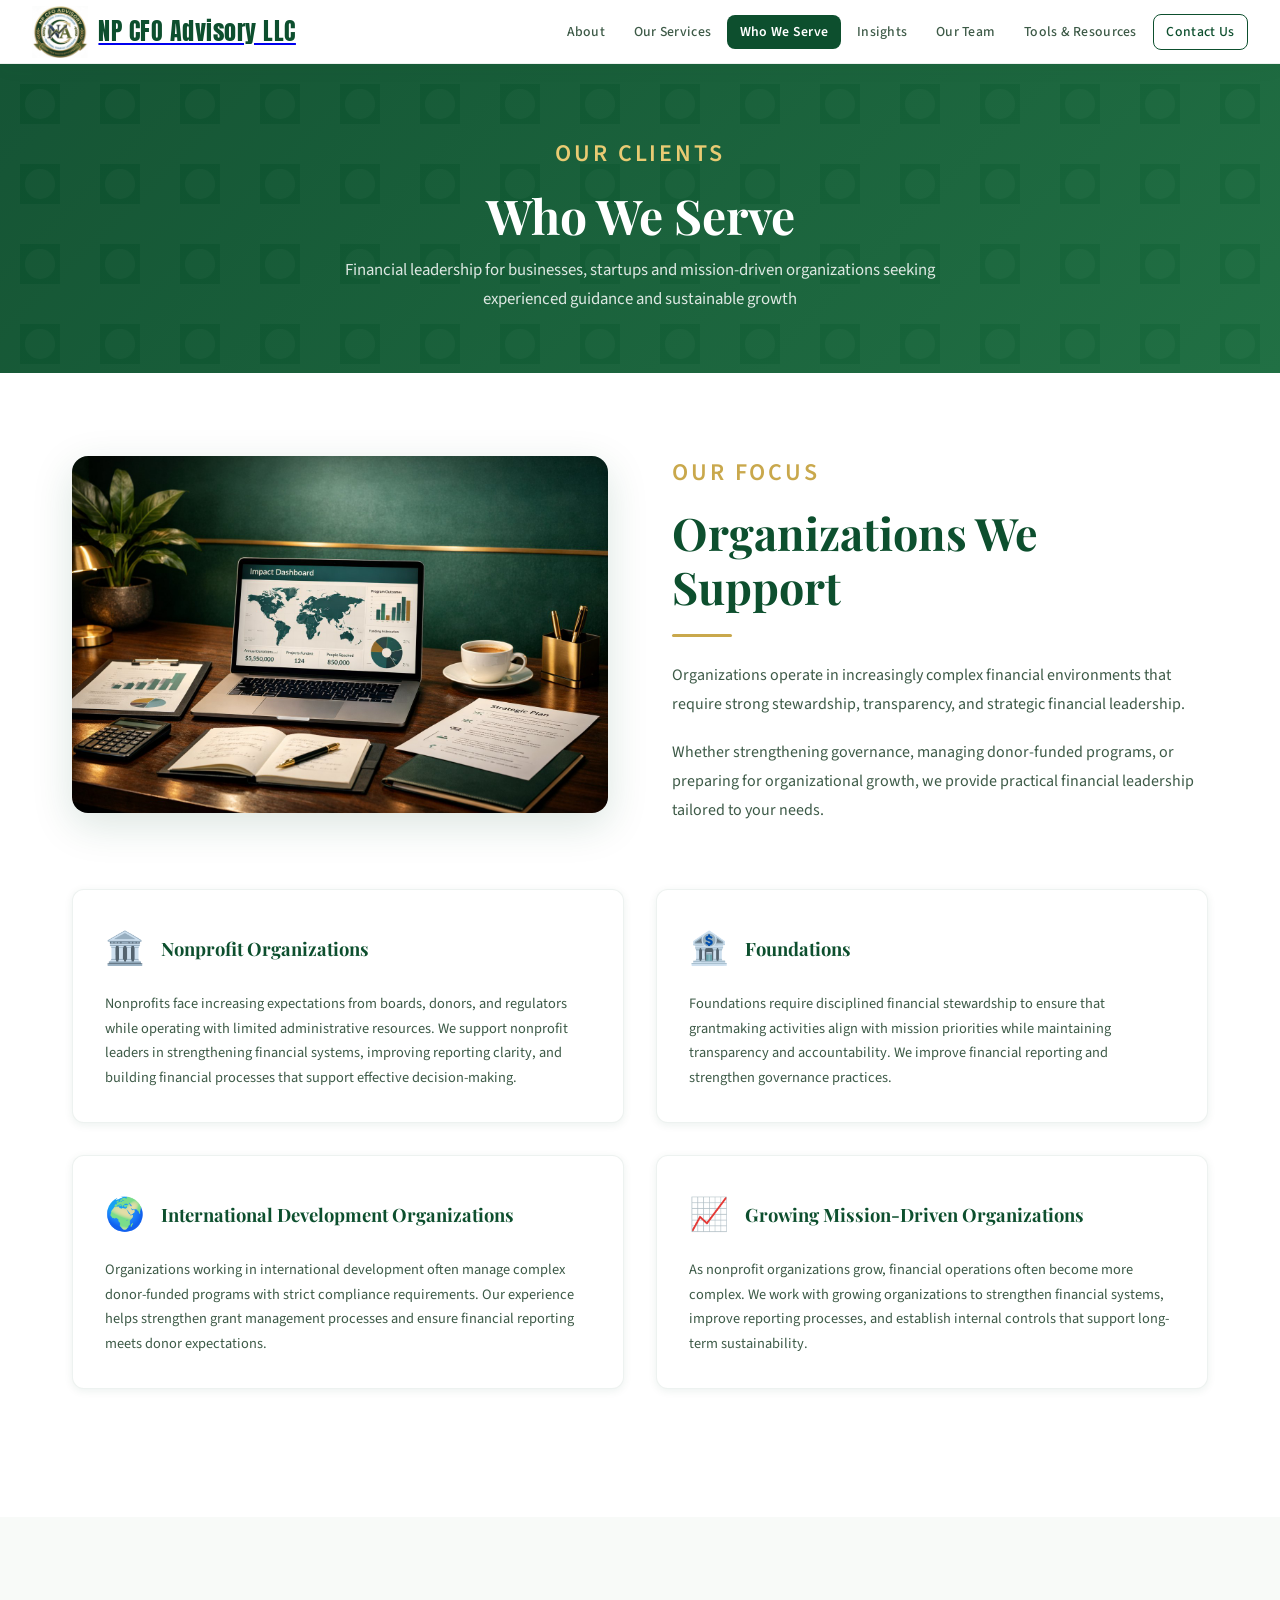
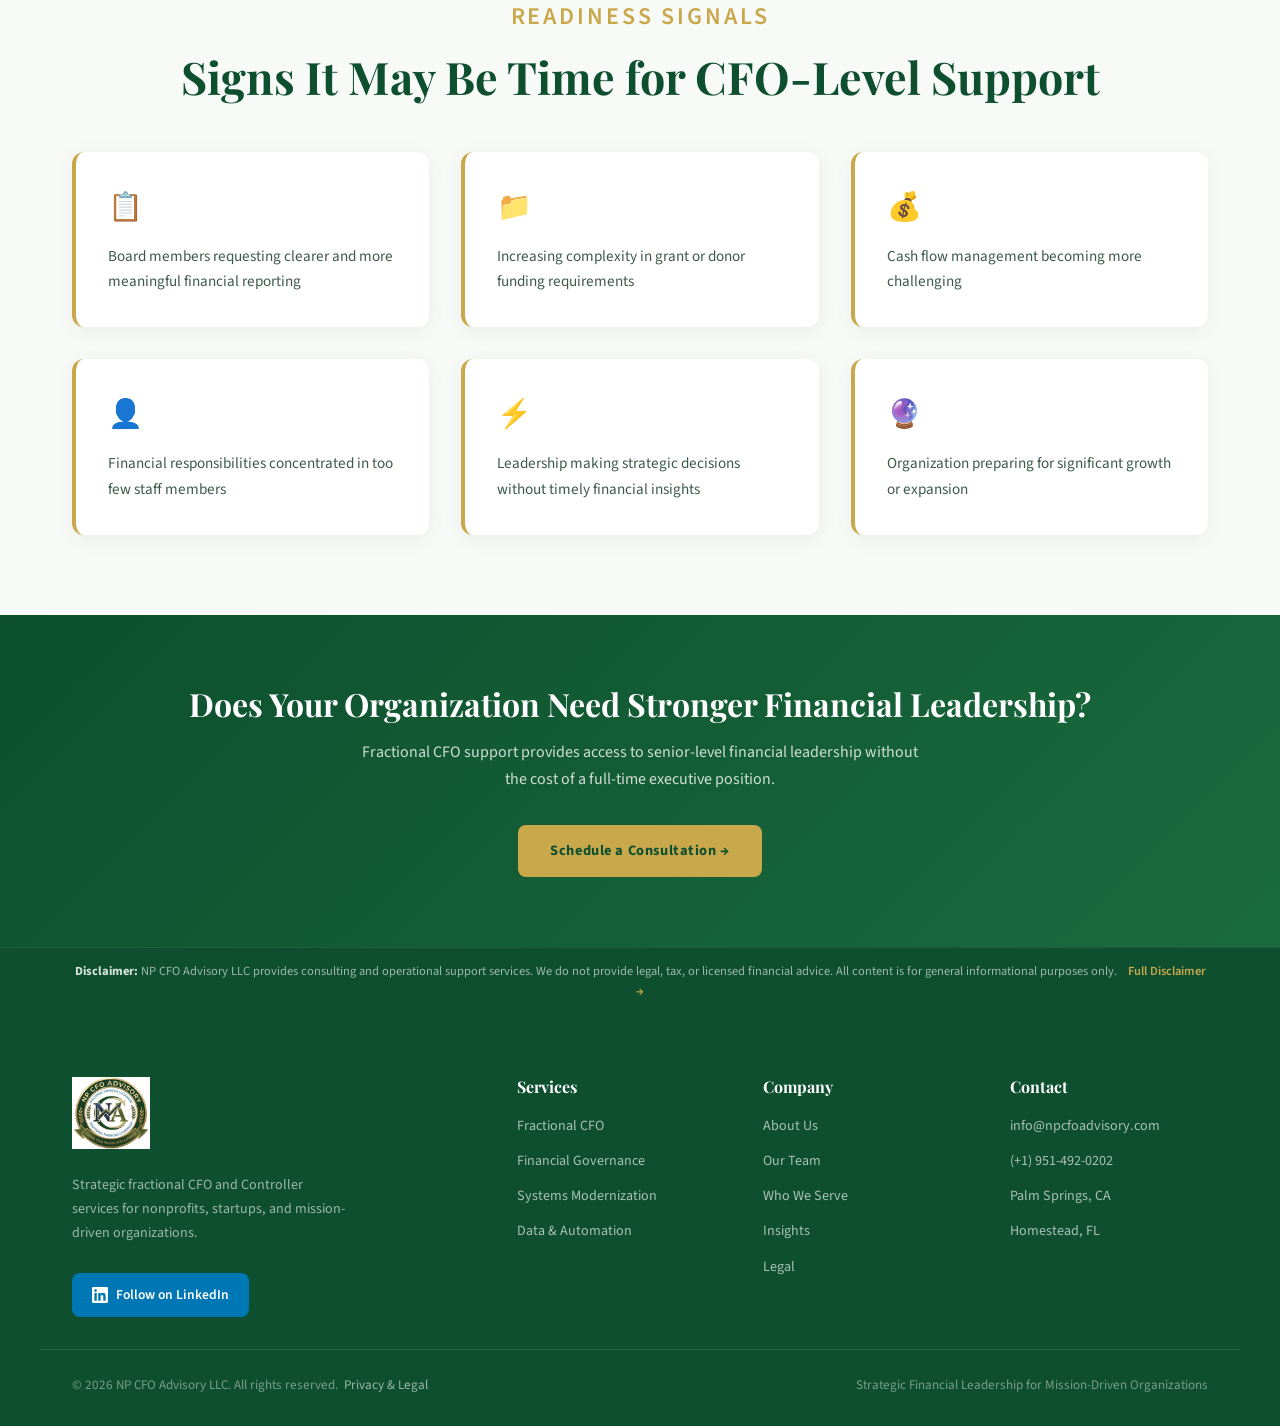
<file: who-we-serve.html>
<!DOCTYPE html>
<html lang="en">
<head>
<meta charset="UTF-8">
<!-- Google tag (gtag.js) -->
<script async src="https://www.googletagmanager.com/gtag/js?id=G-R4YENW7ZQH"></script>
<script>
  window.dataLayer = window.dataLayer || [];
  function gtag(){dataLayer.push(arguments);}
  gtag('js', new Date());
  gtag('config', 'G-R4YENW7ZQH');
</script>
<meta name="viewport" content="width=device-width,initial-scale=1">
<link rel="icon" type="image/png" sizes="512x512" href="/favicon.png">
<link rel="icon" type="image/png" sizes="192x192" href="/favicon.png">
<link rel="icon" type="image/png" sizes="32x32" href="/favicon.png">
<link rel="icon" type="image/png" sizes="16x16" href="/favicon.png">
<link rel="apple-touch-icon" sizes="180x180" href="/favicon.png">
<title>Who We Serve | NP CFO Advisory LLC</title>
<meta name="description" content="We serve nonprofits, NGOs, and mission-driven organizations of all sizes across the United States and internationally.">
<meta name="robots" content="index, follow">
<meta property="og:type"        content="website">
<meta property="og:url"         content="https://www.npcfoadvisory.com/who-we-serve.html">
<meta property="og:title"       content="Who We Serve | NP CFO Advisory LLC">
<meta property="og:description" content="We serve nonprofits, NGOs, and mission-driven organizations of all sizes across the United States and internationally.">
<meta property="og:image"       content="https://www.npcfoadvisory.com/logo.png">
<link rel="canonical" href="https://www.npcfoadvisory.com/who-we-serve.html">
<link href="https://fonts.googleapis.com/css2?family=Playfair+Display:ital,wght@0,400;0,600;0,700;0,900;1,400&family=Source+Sans+3:wght@300;400;500;600;700&display=swap" rel="stylesheet">
<link rel="stylesheet" href="shared.css">
</head>
<body>
<nav><div class="nav-inner"><a class="nav-logo" href="index.html"><img src="logo.png" alt="Logo"><span style="font-family:'Anton',sans-serif;font-size:1.5rem;color:#0d4f2e;margin-left:10px;white-space:nowrap;letter-spacing:0.5px;text-decoration:none;">NP CFO Advisory LLC</span></a><div class="hamburger"><span></span><span></span><span></span></div><ul class="nav-links"><li><a href='index.html'>About</a></li><li><a href='services.html'>Our Services</a></li><li><a href='who-we-serve.html'>Who We Serve</a></li><li><a href='insights.html'>Insights</a></li><li><a href='team.html'>Our Team</a></li><li><a href='tools.html'>Tools & Resources</a></li><li><a href='contact.html' class='nav-cta'>Contact Us</a></li></ul></div></nav>
<div class="page-content">
<section class="page-hero"><div class="container"><span class="section-label" style="color:var(--gold-light);">Our Clients</span><h1>Who We Serve</h1><p>Financial leadership for businesses, startups and mission-driven organizations seeking experienced guidance and sustainable growth</p></div></section>
<section style="background:white;padding:80px 0;"><div class="container">
  <div style="display:grid;grid-template-columns:1fr 1fr;gap:4rem;align-items:center;margin-bottom:4rem;">
    <div class="fade-up"><img src="[data-uri]" style="width:100%;border-radius:16px;box-shadow:0 12px 40px rgba(13,79,46,0.15);" alt="Who We Serve"></div>
    <div class="fade-up"><span class="section-label">Our Focus</span><h2 class="section-title">Organizations We Support</h2><div class="divider"></div><p style="color:var(--text-mid);line-height:1.8;margin-bottom:1.25rem;">Organizations operate in increasingly complex financial environments that require strong stewardship, transparency, and strategic financial leadership.</p><p style="color:var(--text-mid);line-height:1.8;">Whether strengthening governance, managing donor-funded programs, or preparing for organizational growth, we provide practical financial leadership tailored to your needs.</p></div>
  </div>
  <div class="grid-2" style="margin-bottom:3rem;"><div class="card fade-up"><div style="display:flex;align-items:center;gap:1rem;margin-bottom:1rem;"><span style="font-size:2rem;">🏛️</span><h3 style="margin:0;">Nonprofit Organizations</h3></div><p>Nonprofits face increasing expectations from boards, donors, and regulators while operating with limited administrative resources. We support nonprofit leaders in strengthening financial systems, improving reporting clarity, and building financial processes that support effective decision-making.</p></div><div class="card fade-up"><div style="display:flex;align-items:center;gap:1rem;margin-bottom:1rem;"><span style="font-size:2rem;">🏦</span><h3 style="margin:0;">Foundations</h3></div><p>Foundations require disciplined financial stewardship to ensure that grantmaking activities align with mission priorities while maintaining transparency and accountability. We improve financial reporting and strengthen governance practices.</p></div><div class="card fade-up"><div style="display:flex;align-items:center;gap:1rem;margin-bottom:1rem;"><span style="font-size:2rem;">🌍</span><h3 style="margin:0;">International Development Organizations</h3></div><p>Organizations working in international development often manage complex donor-funded programs with strict compliance requirements. Our experience helps strengthen grant management processes and ensure financial reporting meets donor expectations.</p></div><div class="card fade-up"><div style="display:flex;align-items:center;gap:1rem;margin-bottom:1rem;"><span style="font-size:2rem;">📈</span><h3 style="margin:0;">Growing Mission-Driven Organizations</h3></div><p>As nonprofit organizations grow, financial operations often become more complex. We work with growing organizations to strengthen financial systems, improve reporting processes, and establish internal controls that support long-term sustainability.</p></div></div>
</div></section>
<section style="background:var(--off-white);padding:80px 0;"><div class="container">
  <div style="text-align:center;margin-bottom:3rem;"><span class="section-label">Readiness Signals</span><h2 class="section-title">Signs It May Be Time for CFO-Level Support</h2></div>
  <div class="grid-3"><div class="fade-up" style="background:white;border-radius:12px;padding:2rem;border-left:4px solid var(--gold);box-shadow:0 4px 20px rgba(13,79,46,0.07);"><div style="font-size:1.75rem;margin-bottom:0.75rem;">📋</div><p style="color:var(--text-mid);font-size:0.95rem;line-height:1.7;">Board members requesting clearer and more meaningful financial reporting</p></div><div class="fade-up" style="background:white;border-radius:12px;padding:2rem;border-left:4px solid var(--gold);box-shadow:0 4px 20px rgba(13,79,46,0.07);"><div style="font-size:1.75rem;margin-bottom:0.75rem;">📁</div><p style="color:var(--text-mid);font-size:0.95rem;line-height:1.7;">Increasing complexity in grant or donor funding requirements</p></div><div class="fade-up" style="background:white;border-radius:12px;padding:2rem;border-left:4px solid var(--gold);box-shadow:0 4px 20px rgba(13,79,46,0.07);"><div style="font-size:1.75rem;margin-bottom:0.75rem;">💰</div><p style="color:var(--text-mid);font-size:0.95rem;line-height:1.7;">Cash flow management becoming more challenging</p></div><div class="fade-up" style="background:white;border-radius:12px;padding:2rem;border-left:4px solid var(--gold);box-shadow:0 4px 20px rgba(13,79,46,0.07);"><div style="font-size:1.75rem;margin-bottom:0.75rem;">👤</div><p style="color:var(--text-mid);font-size:0.95rem;line-height:1.7;">Financial responsibilities concentrated in too few staff members</p></div><div class="fade-up" style="background:white;border-radius:12px;padding:2rem;border-left:4px solid var(--gold);box-shadow:0 4px 20px rgba(13,79,46,0.07);"><div style="font-size:1.75rem;margin-bottom:0.75rem;">⚡</div><p style="color:var(--text-mid);font-size:0.95rem;line-height:1.7;">Leadership making strategic decisions without timely financial insights</p></div><div class="fade-up" style="background:white;border-radius:12px;padding:2rem;border-left:4px solid var(--gold);box-shadow:0 4px 20px rgba(13,79,46,0.07);"><div style="font-size:1.75rem;margin-bottom:0.75rem;">🔮</div><p style="color:var(--text-mid);font-size:0.95rem;line-height:1.7;">Organization preparing for significant growth or expansion</p></div></div>
</div></section>
<section style="background:linear-gradient(135deg,var(--green-deep),var(--green-mid));padding:70px 0;text-align:center;"><div class="container"><h2 style="font-family:'Playfair Display',serif;font-size:2rem;color:white;margin-bottom:1rem;">Does Your Organization Need Stronger Financial Leadership?</h2><p style="color:rgba(255,255,255,0.8);margin-bottom:2rem;max-width:560px;margin-left:auto;margin-right:auto;">Fractional CFO support provides access to senior-level financial leadership without the cost of a full-time executive position.</p><a href="contact.html" class="btn-primary">Schedule a Consultation &rarr;</a></div></section>
</div>
<div style="background:var(--green-deep);border-top:1px solid rgba(255,255,255,0.08);padding:0.9rem 0;">
  <div class="container">
    <p style="color:rgba(255,255,255,0.6);font-size:0.78rem;line-height:1.6;margin:0;text-align:center;">
      <strong style="color:rgba(255,255,255,0.85);">Disclaimer:</strong> NP CFO Advisory LLC provides consulting and operational support services. We do not provide legal, tax, or licensed financial advice. All content is for general informational purposes only.
      <a href="legal.html" style="color:var(--gold);text-decoration:none;margin-left:0.5rem;font-weight:600;">Full Disclaimer &rarr;</a>
    </p>
  </div>
</div>
<footer><div class="footer-inner">
  <div class="footer-brand">
    <img src="logo.png" alt="Nonprofit CFO Advisory">
    <p>Strategic fractional CFO and Controller services for nonprofits, startups, and mission-driven organizations.</p>
    <br>
    <a href="https://www.linkedin.com/company/nonprofit-cfo-advisory/" target="_blank" class="linkedin-btn">
      <svg viewBox="0 0 24 24" fill="currentColor" style="width:16px;height:16px;"><path d="M20.447 20.452h-3.554v-5.569c0-1.328-.027-3.037-1.852-3.037-1.853 0-2.136 1.445-2.136 2.939v5.667H9.351V9h3.414v1.561h.046c.477-.9 1.637-1.85 3.37-1.85 3.601 0 4.267 2.37 4.267 5.455v6.286zM5.337 7.433a2.062 2.062 0 0 1-2.063-2.065 2.064 2.064 0 1 1 2.063 2.065zm1.782 13.019H3.555V9h3.564v11.452zM22.225 0H1.771C.792 0 0 .774 0 1.729v20.542C0 23.227.792 24 1.771 24h20.451C23.2 24 24 23.227 24 22.271V1.729C24 .774 23.2 0 22.222 0h.003z"/></svg>
      Follow on LinkedIn
    </a>
  </div>
  <div class="footer-col"><h4>Services</h4><ul>
    <li><a href="services.html">Fractional CFO</a></li>
    <li><a href="services.html">Financial Governance</a></li>
    <li><a href="services.html">Systems Modernization</a></li>
    <li><a href="services.html">Data &amp; Automation</a></li>
  </ul></div>
  <div class="footer-col"><h4>Company</h4><ul>
    <li><a href="index.html">About Us</a></li>
    <li><a href="team.html">Our Team</a></li>
    <li><a href="who-we-serve.html">Who We Serve</a></li>
    <li><a href="insights.html">Insights</a></li>
    <li><a href="legal.html">Legal</a></li>
  </ul></div>
  <div class="footer-col"><h4>Contact</h4><ul>
    <li><a href="mailto:info@npcfoadvisory.com">info@npcfoadvisory.com</a></li>
    <li><a href="tel:+19514920202">(+1) 951-492-0202</a></li>
    <li><a href="#">Palm Springs, CA</a></li>
    <li><a href="#">Homestead, FL</a></li>
  </ul></div>
</div>
<div class="footer-bottom">
  <span>&copy; 2026 NP CFO Advisory LLC. All rights reserved. &nbsp;<a href="legal.html" style="color:rgba(255,255,255,0.6);text-decoration:none;font-size:0.82rem;">Privacy &amp; Legal</a></span>
  <span>Strategic Financial Leadership for Mission-Driven Organizations</span>
</div></footer>
<script src="shared.js"></script>
</body></html>
</file>
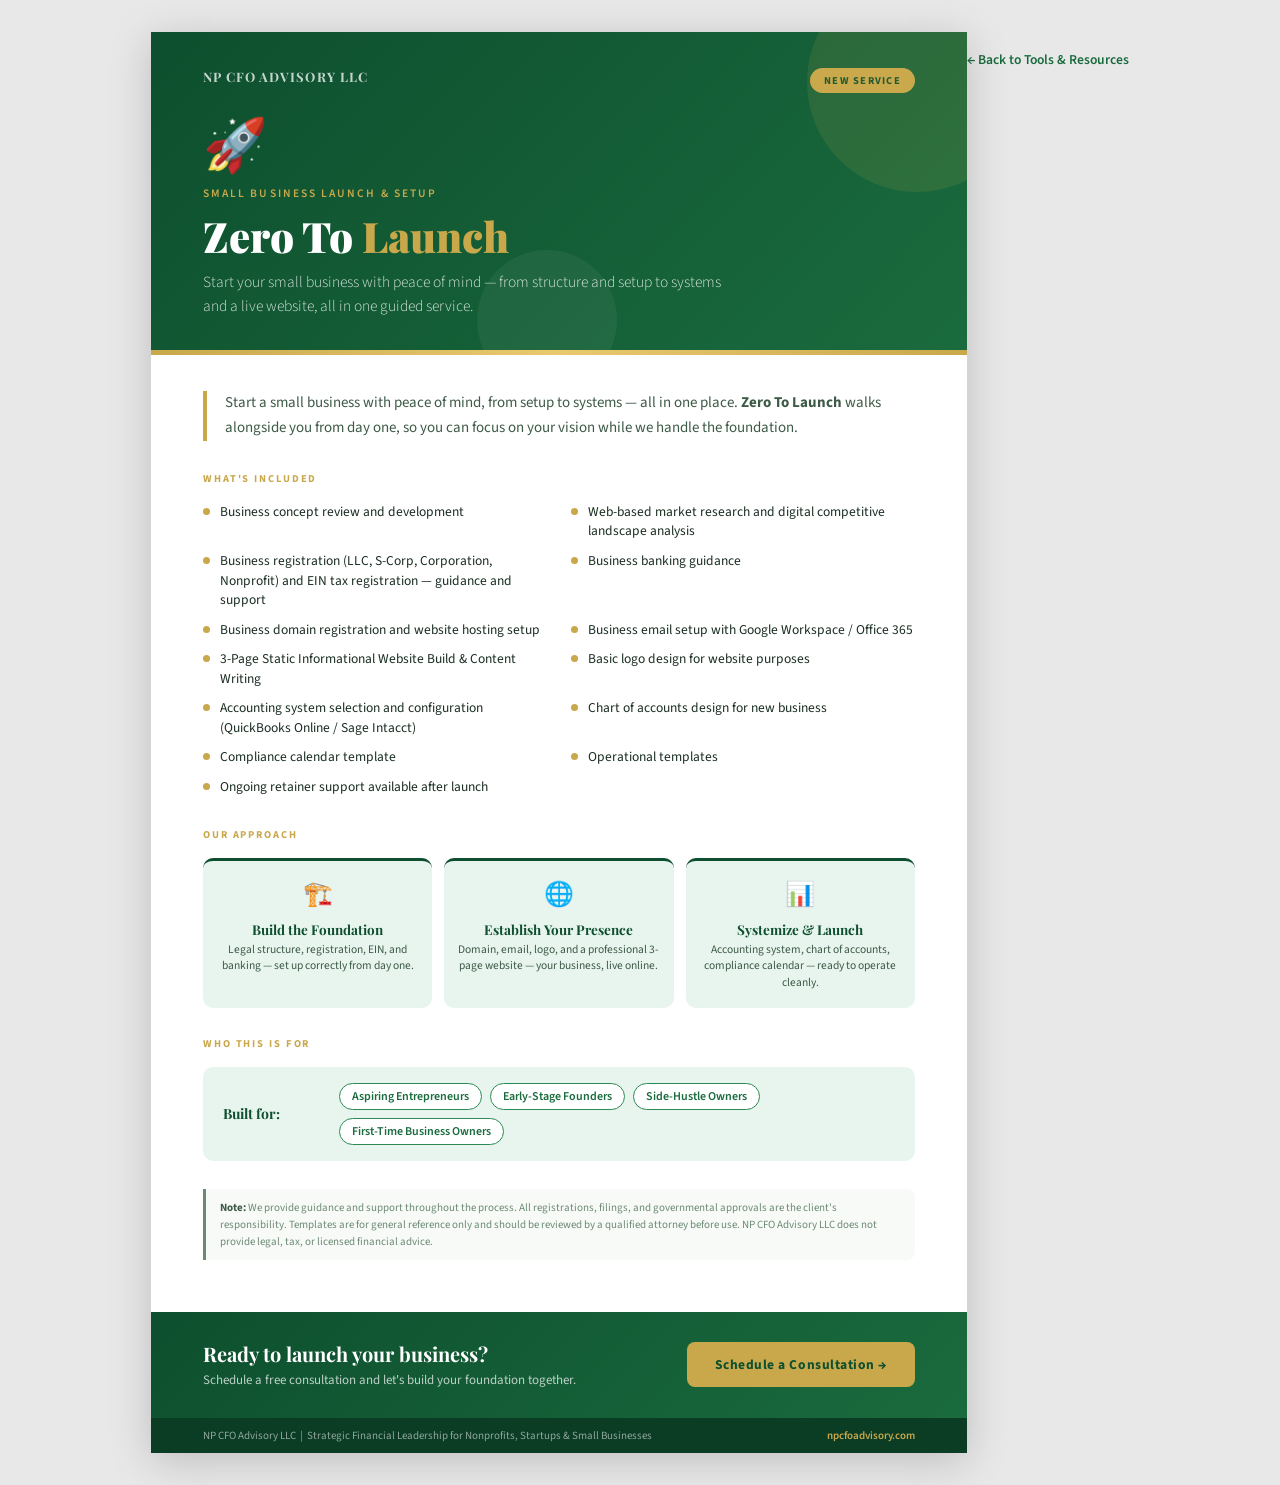
<file: Zero_To_Launch_Flyer.html>
<!DOCTYPE html>
<html lang="en">
<head>
  <meta charset="UTF-8">
  <!-- Google tag (gtag.js) -->
  <script async src="https://www.googletagmanager.com/gtag/js?id=G-R4YENW7ZQH"></script>
  <script>
    window.dataLayer = window.dataLayer || [];
    function gtag(){dataLayer.push(arguments);}
    gtag('js', new Date());
    gtag('config', 'G-R4YENW7ZQH');
  </script>
  <meta name="viewport" content="width=device-width, initial-scale=1.0">
  <link rel="icon" type="image/png" sizes="512x512" href="/favicon.png">
  <link rel="icon" type="image/png" sizes="192x192" href="/favicon.png">
  <link rel="icon" type="image/png" sizes="32x32" href="/favicon.png">
  <link rel="icon" type="image/png" sizes="16x16" href="/favicon.png">
  <link rel="apple-touch-icon" sizes="180x180" href="/favicon.png">
  <title>Zero To Launch — NP CFO Advisory LLC</title>
  <link href="https://fonts.googleapis.com/css2?family=Playfair+Display:wght@400;600;700;900&family=Source+Sans+3:wght@300;400;500;600&display=swap" rel="stylesheet">
  <style>
    :root {
      --green-deep: #0d4f2e;
      --green-mid: #1a6b3e;
      --green-light: #2d8a54;
      --green-pale: #e8f5ee;
      --gold: #c9a84c;
      --gold-light: #e8c96e;
      --white: #ffffff;
      --off-white: #f8faf8;
      --text-dark: #1a2e22;
      --text-mid: #3d5a47;
      --text-light: #6b8a74;
    }

    * {
      margin: 0;
      padding: 0;
      box-sizing: border-box;
    }

    body {
      font-family: 'Source Sans 3', sans-serif;
      background: #e8e8e8;
      display: flex;
      justify-content: center;
      align-items: flex-start;
      min-height: 100vh;
      padding: 32px 16px;
    }

    /* ── Flyer Shell (8.5 × 11in print-ready) ── */
    .flyer {
      width: 816px;
      min-height: 1056px;
      background: var(--white);
      position: relative;
      overflow: hidden;
      box-shadow: 0 8px 40px rgba(0,0,0,0.18);
      display: flex;
      flex-direction: column;
    }

    /* ── TOP HEADER BAND ── */
    .header {
      background: linear-gradient(135deg, var(--green-deep) 0%, var(--green-mid) 100%);
      padding: 36px 52px 32px;
      position: relative;
      overflow: hidden;
    }

    .header::before {
      content: '';
      position: absolute;
      top: -60px; right: -60px;
      width: 220px; height: 220px;
      border-radius: 50%;
      background: rgba(201,168,76,0.12);
    }

    .header::after {
      content: '';
      position: absolute;
      bottom: -40px; left: 40%;
      width: 140px; height: 140px;
      border-radius: 50%;
      background: rgba(255,255,255,0.05);
    }

    .header-top {
      display: flex;
      justify-content: space-between;
      align-items: flex-start;
      margin-bottom: 28px;
    }

    .brand-name {
      font-family: 'Playfair Display', serif;
      font-size: 13px;
      font-weight: 700;
      color: rgba(255,255,255,0.75);
      letter-spacing: 0.08em;
      text-transform: uppercase;
    }

    .launch-badge {
      background: var(--gold);
      color: var(--green-deep);
      font-family: 'Source Sans 3', sans-serif;
      font-size: 10.5px;
      font-weight: 700;
      letter-spacing: 0.12em;
      text-transform: uppercase;
      padding: 5px 14px;
      border-radius: 20px;
    }

    .rocket-icon {
      font-size: 52px;
      margin-bottom: 12px;
      display: block;
      line-height: 1;
    }

    .service-label {
      font-family: 'Source Sans 3', sans-serif;
      font-size: 11.5px;
      font-weight: 600;
      color: var(--gold);
      letter-spacing: 0.18em;
      text-transform: uppercase;
      margin-bottom: 10px;
    }

    .headline {
      font-family: 'Playfair Display', serif;
      font-size: 42px;
      font-weight: 900;
      color: var(--white);
      line-height: 1.15;
      margin-bottom: 6px;
    }

    .headline span {
      color: var(--gold);
    }

    .tagline {
      font-family: 'Source Sans 3', sans-serif;
      font-size: 15.5px;
      font-weight: 300;
      color: rgba(255,255,255,0.82);
      line-height: 1.55;
      max-width: 520px;
      margin-top: 10px;
    }

    /* ── GOLD DIVIDER ── */
    .gold-bar {
      height: 5px;
      background: linear-gradient(90deg, var(--gold) 0%, var(--gold-light) 50%, var(--gold) 100%);
    }

    /* ── MAIN CONTENT ── */
    .content {
      flex: 1;
      padding: 36px 52px 28px;
      background: var(--white);
    }

    .intro {
      font-size: 15px;
      color: var(--text-mid);
      line-height: 1.65;
      margin-bottom: 30px;
      border-left: 4px solid var(--gold);
      padding-left: 18px;
    }

    .section-title {
      font-family: 'Source Sans 3', sans-serif;
      font-size: 10.5px;
      font-weight: 700;
      color: var(--gold);
      letter-spacing: 0.18em;
      text-transform: uppercase;
      margin-bottom: 16px;
    }

    /* ── Services Grid ── */
    .services-grid {
      display: grid;
      grid-template-columns: 1fr 1fr;
      gap: 10px 24px;
      margin-bottom: 30px;
    }

    .service-item {
      display: flex;
      align-items: flex-start;
      gap: 10px;
    }

    .service-dot {
      width: 7px;
      height: 7px;
      min-width: 7px;
      border-radius: 50%;
      background: var(--gold);
      margin-top: 6px;
    }

    .service-text {
      font-size: 13.5px;
      color: var(--text-dark);
      line-height: 1.45;
      font-weight: 400;
    }

    /* ── THREE PILLARS ── */
    .pillars {
      display: grid;
      grid-template-columns: 1fr 1fr 1fr;
      gap: 12px;
      margin-bottom: 28px;
    }

    .pillar {
      background: var(--green-pale);
      border-top: 3px solid var(--green-deep);
      border-radius: 10px;
      padding: 16px 14px;
      text-align: center;
    }

    .pillar-icon {
      font-size: 24px;
      margin-bottom: 8px;
      display: block;
    }

    .pillar-title {
      font-family: 'Playfair Display', serif;
      font-size: 13.5px;
      font-weight: 700;
      color: var(--green-deep);
      margin-bottom: 4px;
    }

    .pillar-desc {
      font-size: 11.5px;
      color: var(--text-mid);
      line-height: 1.45;
    }

    /* ── WHO IT'S FOR STRIP ── */
    .audience-strip {
      background: var(--green-pale);
      border-radius: 10px;
      padding: 16px 20px;
      margin-bottom: 28px;
      display: flex;
      align-items: center;
      gap: 16px;
    }

    .audience-label {
      font-family: 'Playfair Display', serif;
      font-size: 14px;
      font-weight: 700;
      color: var(--green-deep);
      white-space: nowrap;
      min-width: 100px;
    }

    .audience-tags {
      display: flex;
      flex-wrap: wrap;
      gap: 8px;
    }

    .tag {
      background: var(--white);
      border: 1.5px solid var(--green-light);
      color: var(--green-mid);
      font-size: 12px;
      font-weight: 600;
      padding: 4px 12px;
      border-radius: 20px;
    }

    /* ── NOTE / DISCLAIMER ── */
    .note-box {
      background: var(--off-white);
      border-left: 3px solid var(--text-light);
      border-radius: 0 8px 8px 0;
      padding: 10px 14px;
      margin-bottom: 24px;
    }

    .note-box p {
      font-size: 11px;
      color: var(--text-light);
      line-height: 1.55;
    }

    .note-box strong {
      color: var(--text-mid);
    }

    /* ── CTA FOOTER ── */
    .cta-footer {
      background: linear-gradient(135deg, var(--green-deep) 0%, var(--green-mid) 100%);
      padding: 28px 52px;
      display: flex;
      justify-content: space-between;
      align-items: center;
      gap: 24px;
    }

    .cta-left h3 {
      font-family: 'Playfair Display', serif;
      font-size: 20px;
      font-weight: 700;
      color: var(--white);
      margin-bottom: 4px;
    }

    .cta-left p {
      font-size: 13px;
      color: rgba(255,255,255,0.72);
      line-height: 1.5;
    }

    .cta-btn {
      background: var(--gold);
      color: var(--green-deep);
      font-family: 'Source Sans 3', sans-serif;
      font-size: 13.5px;
      font-weight: 700;
      padding: 13px 28px;
      border-radius: 8px;
      text-decoration: none;
      white-space: nowrap;
      letter-spacing: 0.04em;
      display: inline-block;
      transition: background 0.3s;
    }

    .cta-btn:hover {
      background: var(--gold-light);
    }

    /* ── BOTTOM INFO BAR ── */
    .info-bar {
      background: #0a3d23;
      padding: 10px 52px;
      display: flex;
      justify-content: space-between;
      align-items: center;
    }

    .info-bar span {
      font-size: 11px;
      color: rgba(255,255,255,0.55);
    }

    .info-bar a {
      font-size: 11px;
      color: var(--gold);
      text-decoration: none;
      font-weight: 600;
    }

    /* ── PRINT STYLES ── */
    @media print {
      body { background: none; padding: 0; }
      .flyer { box-shadow: none; width: 100%; min-height: 0; }
    }
  </style>
</head>
<body>
  <div class="flyer">

    <!-- ══ HEADER ══ -->
    <div class="header">
      <div class="header-top">
        <span class="brand-name">NP CFO Advisory LLC</span>
        <span class="launch-badge">New Service</span>
      </div>
      <span class="rocket-icon">🚀</span>
      <div class="service-label">Small Business Launch &amp; Setup</div>
      <h1 class="headline">Zero To <span>Launch</span></h1>
      <p class="tagline">Start your small business with peace of mind — from structure and setup to systems and a live website, all in one guided service.</p>
    </div>

    <!-- ══ GOLD DIVIDER ══ -->
    <div class="gold-bar"></div>

    <!-- ══ MAIN CONTENT ══ -->
    <div class="content">

      <p class="intro">
        Start a small business with peace of mind, from setup to systems — all in one place. <strong>Zero To Launch</strong> walks alongside you from day one, so you can focus on your vision while we handle the foundation.
      </p>

      <!-- Services List -->
      <div class="section-title">What's Included</div>
      <div class="services-grid">
        <div class="service-item">
          <div class="service-dot"></div>
          <span class="service-text">Business concept review and development</span>
        </div>
        <div class="service-item">
          <div class="service-dot"></div>
          <span class="service-text">Web-based market research and digital competitive landscape analysis</span>
        </div>
        <div class="service-item">
          <div class="service-dot"></div>
          <span class="service-text">Business registration (LLC, S-Corp, Corporation, Nonprofit) and EIN tax registration — guidance and support</span>
        </div>
        <div class="service-item">
          <div class="service-dot"></div>
          <span class="service-text">Business banking guidance</span>
        </div>
        <div class="service-item">
          <div class="service-dot"></div>
          <span class="service-text">Business domain registration and website hosting setup</span>
        </div>
        <div class="service-item">
          <div class="service-dot"></div>
          <span class="service-text">Business email setup with Google Workspace / Office 365</span>
        </div>
        <div class="service-item">
          <div class="service-dot"></div>
          <span class="service-text">3-Page Static Informational Website Build &amp; Content Writing</span>
        </div>
        <div class="service-item">
          <div class="service-dot"></div>
          <span class="service-text">Basic logo design for website purposes</span>
        </div>
        <div class="service-item">
          <div class="service-dot"></div>
          <span class="service-text">Accounting system selection and configuration (QuickBooks Online / Sage Intacct)</span>
        </div>
        <div class="service-item">
          <div class="service-dot"></div>
          <span class="service-text">Chart of accounts design for new business</span>
        </div>
        <div class="service-item">
          <div class="service-dot"></div>
          <span class="service-text">Compliance calendar template</span>
        </div>
        <div class="service-item">
          <div class="service-dot"></div>
          <span class="service-text">Operational templates</span>
        </div>
        <div class="service-item">
          <div class="service-dot"></div>
          <span class="service-text">Ongoing retainer support available after launch</span>
        </div>
      </div>

      <!-- Three Pillars -->
      <div class="section-title">Our Approach</div>
      <div class="pillars">
        <div class="pillar">
          <span class="pillar-icon">🏗️</span>
          <div class="pillar-title">Build the Foundation</div>
          <p class="pillar-desc">Legal structure, registration, EIN, and banking — set up correctly from day one.</p>
        </div>
        <div class="pillar">
          <span class="pillar-icon">🌐</span>
          <div class="pillar-title">Establish Your Presence</div>
          <p class="pillar-desc">Domain, email, logo, and a professional 3-page website — your business, live online.</p>
        </div>
        <div class="pillar">
          <span class="pillar-icon">📊</span>
          <div class="pillar-title">Systemize &amp; Launch</div>
          <p class="pillar-desc">Accounting system, chart of accounts, compliance calendar — ready to operate cleanly.</p>
        </div>
      </div>

      <!-- Who It's For -->
      <div class="section-title">Who This Is For</div>
      <div class="audience-strip">
        <span class="audience-label">Built for:</span>
        <div class="audience-tags">
          <span class="tag">Aspiring Entrepreneurs</span>
          <span class="tag">Early-Stage Founders</span>
          <span class="tag">Side-Hustle Owners</span>
          <span class="tag">First-Time Business Owners</span>
        </div>
      </div>

      <!-- Disclaimer -->
      <div class="note-box">
        <p><strong>Note:</strong> We provide guidance and support throughout the process. All registrations, filings, and governmental approvals are the client's responsibility. Templates are for general reference only and should be reviewed by a qualified attorney before use. NP CFO Advisory LLC does not provide legal, tax, or licensed financial advice.</p>
      </div>

    </div><!-- /content -->

    <!-- ══ CTA FOOTER ══ -->
    <div class="cta-footer">
      <div class="cta-left">
        <h3>Ready to launch your business?</h3>
        <p>Schedule a free consultation and let's build your foundation together.</p>
      </div>
      <a class="cta-btn" href="https://npcfoadvisory.com/contact.html" target="_blank" rel="noopener noreferrer">Schedule a Consultation →</a>
    </div>

    <!-- ══ INFO BAR ══ -->
    <div class="info-bar">
      <span>NP CFO Advisory LLC &nbsp;|&nbsp; Strategic Financial Leadership for Nonprofits, Startups &amp; Small Businesses</span>
      <a href="https://npcfoadvisory.com">npcfoadvisory.com</a>
    </div>

  </div><!-- /flyer -->
  <div style="text-align:center;padding:1rem 0 0.5rem;">
    <a href="tools.html" style="color:#1a6b3e;font-size:0.85rem;font-weight:600;text-decoration:none;">&#8592; Back to Tools &amp; Resources</a>
  </div>
</body>
</html>
</file>
<file: shared.css>
@import url('https://fonts.googleapis.com/css2?family=Anton&family=Playfair+Display:wght@400;600;700;900&family=Source+Sans+3:wght@300;400;500;600&display=swap');

:root {
  --green-deep: #0d4f2e;
  --green-mid: #1a6b3e;
  --green-light: #2d8a54;
  --green-pale: #e8f5ee;
  --gold: #c9a84c;
  --gold-light: #e8c96e;
  --white: #ffffff;
  --off-white: #f8faf8;
  --text-dark: #1a2e22;
  --text-mid: #3d5a47;
  --text-light: #6b8a74;
  --shadow-sm: 0 2px 8px rgba(13,79,46,0.08);
  --shadow-md: 0 8px 32px rgba(13,79,46,0.12);
  --shadow-lg: 0 20px 60px rgba(13,79,46,0.18);
  --radius: 12px;
  --transition: all 0.3s cubic-bezier(0.4,0,0.2,1);
  --nav-height: 64px;
}

* { margin:0; padding:0; box-sizing:border-box; }
html { scroll-behavior: smooth; }
body {
  font-family: 'Source Sans 3', sans-serif;
  color: var(--text-dark);
  background: var(--white);
  line-height: 1.7;
  overflow-x: hidden;
}
h1,h2,h3,h4 { font-family: 'Playfair Display', serif; line-height: 1.2; }

/* ── NAVBAR ── */
nav {
  position: fixed; top:0; left:0; right:0; z-index:1000;
  background: rgba(255,255,255,0.97);
  backdrop-filter: blur(12px);
  border-bottom: 1px solid rgba(13,79,46,0.08);
  box-shadow: 0 2px 20px rgba(13,79,46,0.06);
  transition: transform 0.35s cubic-bezier(0.4,0,0.2,1), box-shadow 0.3s;
  height: var(--nav-height);
}
/* Hide on scroll UP (toward top), show on scroll DOWN */
nav.nav-hidden { transform: translateY(-100%); }
nav.scrolled { box-shadow: 0 4px 30px rgba(13,79,46,0.12); }

.nav-inner {
  max-width: 1280px; margin: 0 auto;
  display: flex; align-items: center; justify-content: space-between;
  padding: 0 2rem;
  height: 100%;
}
/* Logo increased by 50%: was 52px → now 78px */
.nav-logo { display: flex; align-items: center; height: 100%; }
.nav-logo img { height: 52px; width: auto; display: block; }
.nav-links {
  display: flex; align-items: center; gap: 0.2rem;
  list-style: none;
}
.nav-links a {
  text-decoration: none;
  color: var(--text-mid);
  font-size: 0.86rem;
  font-weight: 500;
  letter-spacing: 0.02em;
  padding: 0.45rem 0.8rem;
  border-radius: 8px;
  transition: var(--transition);
  white-space: nowrap;
}
.nav-links a:hover { color: var(--green-deep); background: var(--green-pale); }
/* Active state: green box on whichever page you're on */
.nav-links a.active {
  background: var(--green-deep);
  color: var(--white);
  font-weight: 600;
  border-radius: 8px;
  padding: 0.45rem 0.8rem;
}
.nav-links a.active:hover {
  background: var(--green-mid);
  color: var(--white);
}
/* Contact Us button: only green when on contact page (active),
   otherwise neutral outline style so active can move freely */
.nav-cta {
  border: 1.5px solid var(--green-deep);
  color: var(--green-deep) !important;
  padding: 0.45rem 1.1rem;
  border-radius: 8px;
  font-weight: 600;
}
.nav-cta:hover {
  background: var(--green-pale) !important;
  color: var(--green-deep) !important;
}
/* When Contact Us IS the active page, fill it green */
.nav-cta.active {
  background: var(--green-deep) !important;
  color: var(--white) !important;
  border-color: var(--green-deep) !important;
}
.nav-cta.active:hover {
  background: var(--green-mid) !important;
  color: var(--white) !important;
}

.hamburger { display:none; flex-direction:column; gap:5px; cursor:pointer; padding:4px; }
.hamburger span { width:22px; height:2px; background:var(--green-deep); border-radius:2px; transition:var(--transition); }

/* ── PAGE WRAPPER ── */
.page-content { padding-top: var(--nav-height); }

/* ── SECTIONS ── */
section { padding: 80px 0; }
.container { max-width:1200px; margin:0 auto; padding:0 2rem; }

.section-label {
  display: inline-block;
  font-size: 1.5rem; font-weight: 600; letter-spacing: 0.12em;
  text-transform: uppercase; color: var(--gold); margin-bottom: 0.75rem;
}
.section-title { font-size: clamp(1.9rem, 3.5vw, 2.8rem); color: var(--green-deep); margin-bottom: 1.25rem; }
.section-subtitle { font-size: 1.05rem; color: var(--text-mid); max-width: 680px; line-height: 1.75; }
.divider { width:60px; height:3px; background:var(--gold); border-radius:2px; margin:1rem 0 1.5rem; }

/* ── BUTTONS ── */
.btn-primary {
  background: var(--gold); color: var(--green-deep);
  padding: 0.85rem 2rem; border-radius: 8px; font-weight: 700; font-size: 0.9rem;
  letter-spacing: 0.04em; text-decoration: none; transition: var(--transition);
  display: inline-flex; align-items:center; gap:0.5rem; border: none; cursor: pointer;
}
.btn-primary:hover { background: var(--gold-light); transform: translateY(-2px); box-shadow: 0 8px 24px rgba(201,168,76,0.4); }
.btn-outline {
  background: transparent; color: var(--white); border: 1.5px solid rgba(255,255,255,0.5);
  padding: 0.85rem 2rem; border-radius: 8px; font-weight: 600; font-size: 0.9rem;
  text-decoration: none; transition: var(--transition); display: inline-flex; align-items:center; gap:0.5rem;
}
.btn-outline:hover { background:rgba(255,255,255,0.1); border-color:rgba(255,255,255,0.8); }

/* ── CARDS ── */
.card {
  background: var(--white); border-radius: var(--radius);
  box-shadow: var(--shadow-sm); border: 1px solid rgba(13,79,46,0.07);
  padding: 2rem; transition: var(--transition);
}
.card:hover { transform: translateY(-4px); box-shadow: var(--shadow-md); border-color: rgba(13,79,46,0.15); }
.card-icon { width: 52px; height: 52px; background: var(--green-pale); border-radius: 12px; display: flex; align-items:center; justify-content:center; margin-bottom: 1.25rem; font-size: 1.5rem; }
.card h3 { font-size:1.15rem; color:var(--green-deep); margin-bottom:0.75rem; }
.card p { font-size:0.9rem; color:var(--text-mid); line-height:1.7; }

/* ── GRIDS ── */
.grid-2 { display:grid; grid-template-columns:repeat(2,1fr); gap:2rem; }
.grid-3 { display:grid; grid-template-columns:repeat(3,1fr); gap:2rem; }
.grid-4 { display:grid; grid-template-columns:repeat(4,1fr); gap:1.5rem; }

/* ── PAGE HERO (inner pages) ── */
.page-hero {
  background: linear-gradient(135deg, var(--green-deep) 0%, var(--green-mid) 100%);
  color: white; padding: 70px 0 60px; text-align: center; position: relative; overflow: hidden;
}
.page-hero::before {
  content:''; position:absolute; inset:0;
  background:url("data:image/svg+xml,%3Csvg width='80' height='80' viewBox='0 0 80 80' xmlns='http://www.w3.org/2000/svg'%3E%3Cg fill='%23ffffff' fill-opacity='0.03'%3E%3Cpath d='M0 0h80v80H0V0zm20 20v40h40V20H20zm20 35a15 15 0 1 1 0-30 15 15 0 0 1 0 30z'/%3E%3C/g%3E%3C/svg%3E");
}
.page-hero h1 { font-size:clamp(2rem,4vw,3rem); margin-bottom:0.75rem; position:relative; }
.page-hero p { font-size:1.05rem; opacity:0.85; max-width:620px; margin:0 auto; position:relative; }

/* ── FOOTER ── */
footer {
  background: var(--green-deep);
  color: rgba(255,255,255,0.85);
  padding: 60px 0 30px;
}
.footer-inner {
  max-width:1200px; margin:0 auto; padding:0 2rem;
  display:grid; grid-template-columns:2fr 1fr 1fr 1fr; gap:3rem;
}
.footer-brand img { height:72px; margin-bottom:1rem; }
.footer-brand p { font-size:0.88rem; opacity:0.7; line-height:1.7; max-width:280px; }
.footer-col h4 { font-family:'Playfair Display',serif; font-size:1rem; color:var(--white); margin-bottom:1rem; }
.footer-col ul { list-style:none; }
.footer-col ul li { margin-bottom:0.5rem; }
.footer-col ul li a { color:rgba(255,255,255,0.65); text-decoration:none; font-size:0.88rem; transition:var(--transition); }
.footer-col ul li a:hover { color:var(--gold-light); }
.footer-bottom {
  max-width:1200px; margin:0 auto; padding:1.5rem 2rem 0;
  border-top:1px solid rgba(255,255,255,0.1); margin-top:2rem;
  display:flex; justify-content:space-between; align-items:center;
  font-size:0.82rem; color:rgba(255,255,255,0.45);
}
.linkedin-btn {
  display:inline-flex; align-items:center; gap:0.5rem;
  background:#0077B5; color:white !important;
  padding:0.65rem 1.25rem; border-radius:8px;
  text-decoration:none; font-weight:600; font-size:0.85rem; transition:var(--transition);
}
.linkedin-btn:hover { background:#005f8f; transform:translateY(-2px); box-shadow:0 4px 16px rgba(0,119,181,0.3); }

/* ── SCROLL ANIMATIONS ── */
.fade-up { opacity:0; transform:translateY(30px); transition:opacity 0.6s ease, transform 0.6s ease; }
.fade-up.visible { opacity:1; transform:translateY(0); }
.fade-up:nth-child(2) { transition-delay:0.1s; }
.fade-up:nth-child(3) { transition-delay:0.2s; }
.fade-up:nth-child(4) { transition-delay:0.3s; }

/* ── INSIGHTS ── */
.insight-card { background:white; border-radius:12px; padding:2rem; border:1px solid rgba(13,79,46,0.08); box-shadow:0 4px 20px rgba(13,79,46,0.07); transition:all 0.3s; }
.insight-card:hover { border-color:rgba(13,79,46,0.2); transform:translateY(-4px); box-shadow:0 10px 36px rgba(13,79,46,0.12); }
.insight-icon { font-size:2rem; margin-bottom:1rem; }
.insight-card h3 { font-family:'Playfair Display',serif; font-size:1.1rem; color:#0d4f2e; margin-bottom:0.75rem; }
.insight-card p { font-size:0.88rem; color:#3d5a47; line-height:1.7; }

/* ── RESOURCE CARDS ── */
.resource-card { background:white; border-radius:12px; padding:1.75rem; border:1px solid rgba(13,79,46,0.08); transition:all 0.3s; }
.resource-card:hover { border-color:#c9a84c; box-shadow:0 8px 32px rgba(13,79,46,0.1); transform:translateY(-3px); }
.resource-card h3 { font-size:1rem; color:#0d4f2e; margin-bottom:0.5rem; }
.resource-card p { font-size:0.85rem; color:#6b8a74; }

/* ── RESPONSIVE ── */
@media(max-width:1024px) {
  .footer-inner { grid-template-columns:1fr 1fr; gap:2rem; }
  .grid-4 { grid-template-columns:repeat(2,1fr); }
}
@media(max-width:768px) {
  .nav-links { display:none; flex-direction:column; position:absolute; top:100%; left:0; right:0; background:white; padding:1rem; box-shadow:var(--shadow-md); }
  .nav-links.open { display:flex; }
  .hamburger { display:flex; }
  .grid-2,.grid-3,.grid-4 { grid-template-columns:1fr; }
  .footer-inner { grid-template-columns:1fr; gap:1.5rem; }
  section { padding:60px 0; }
}
</file>
